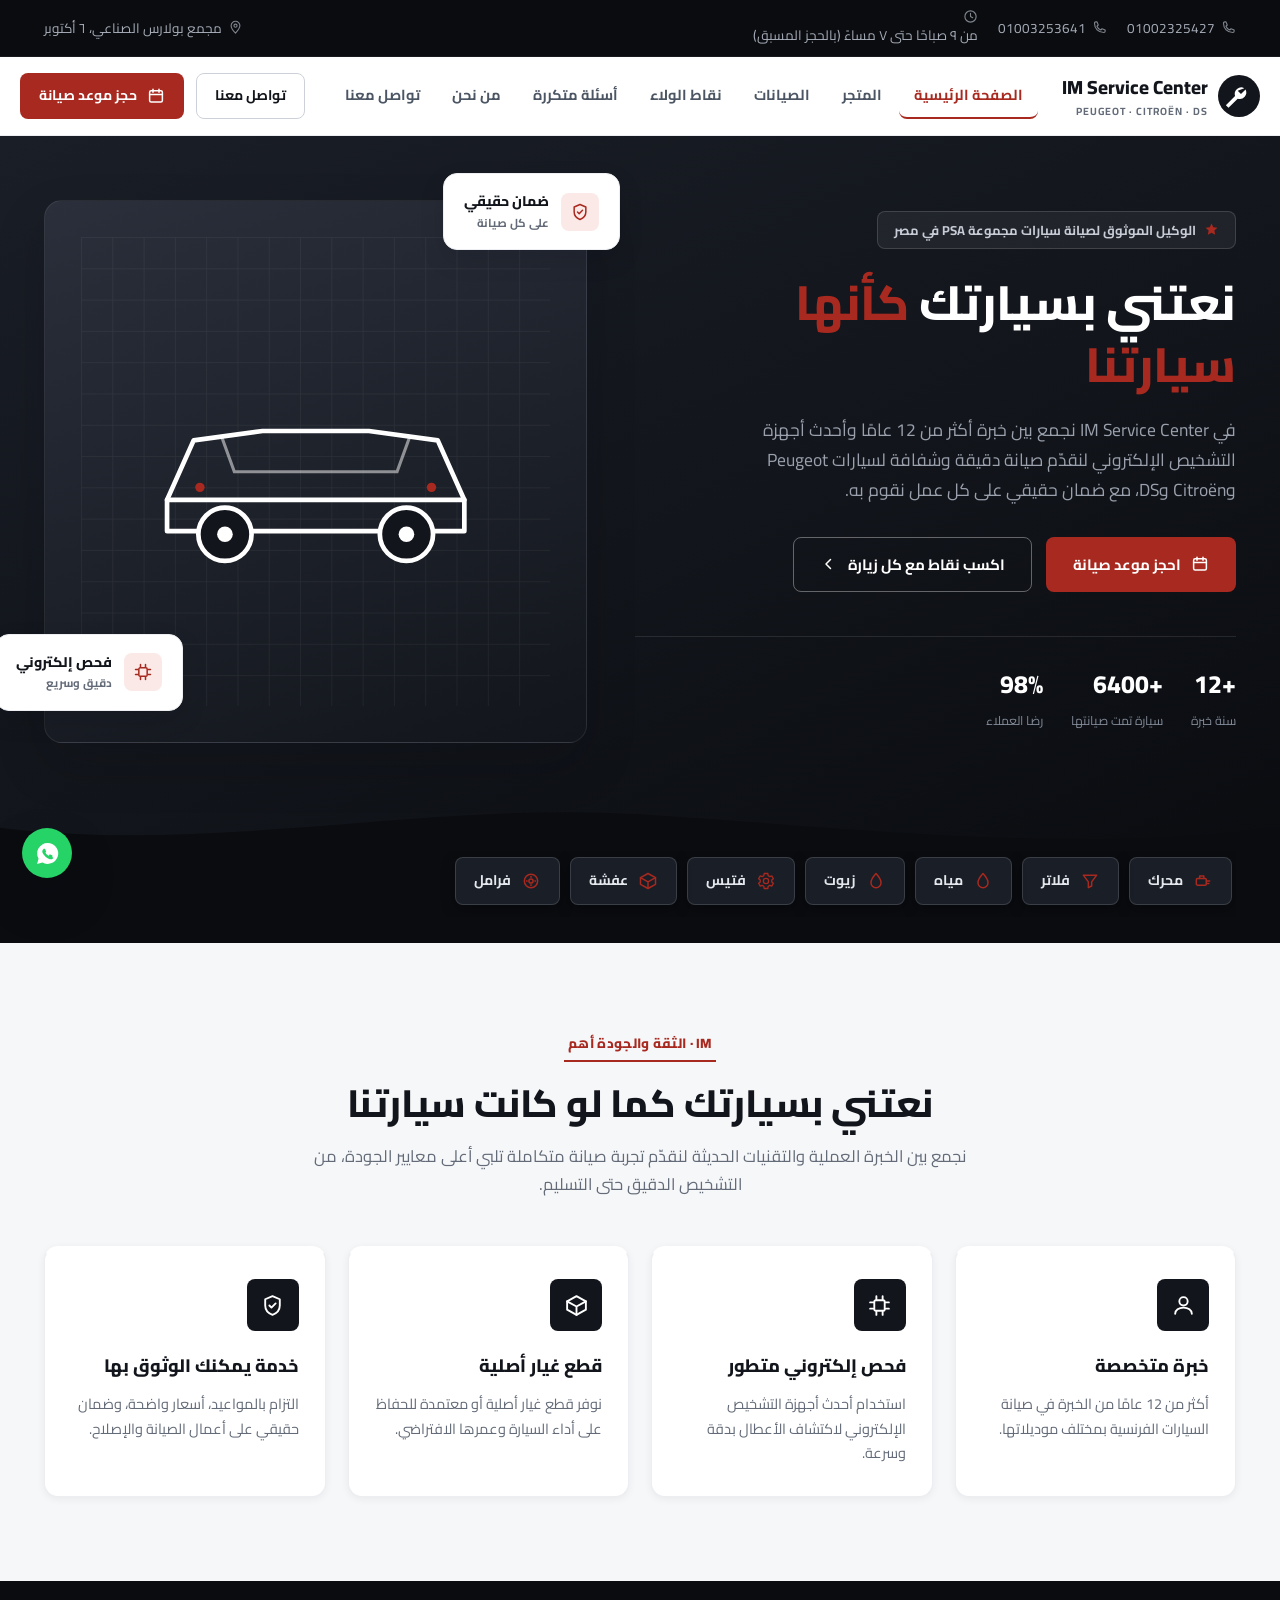
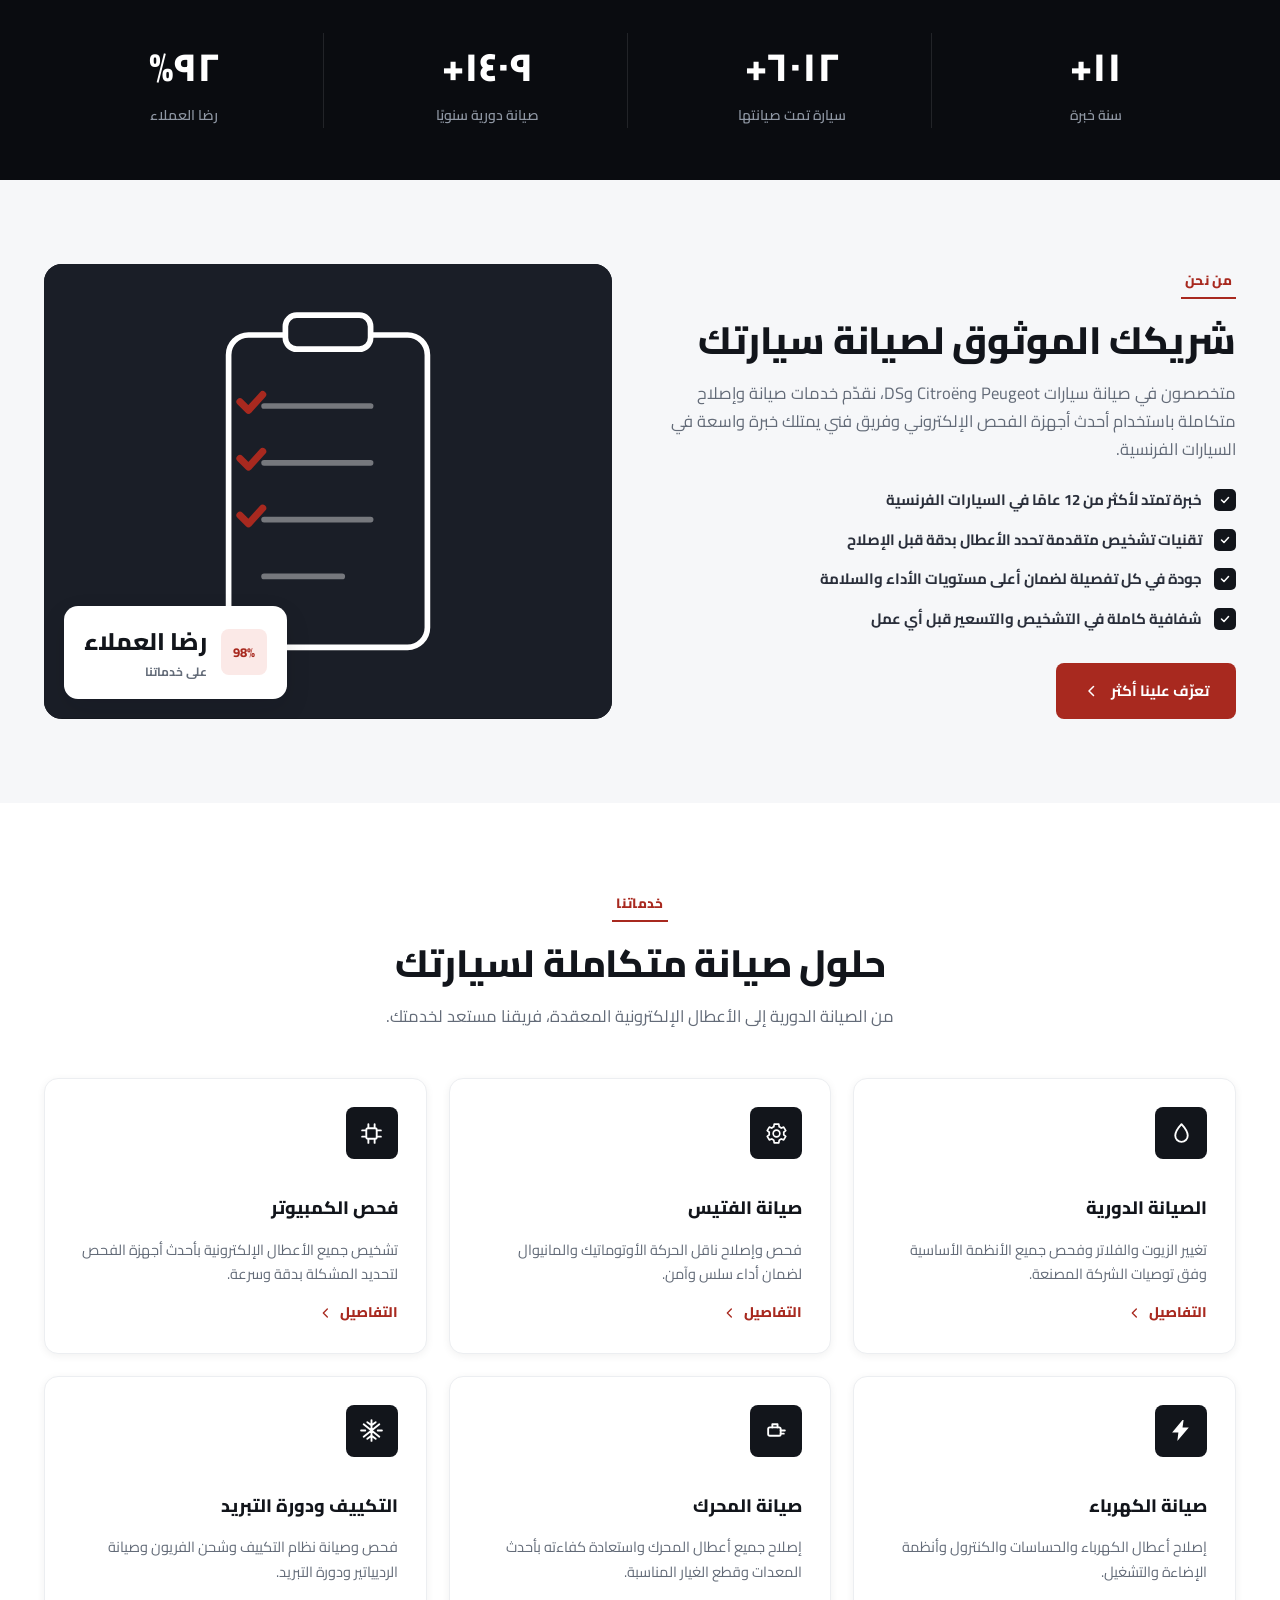
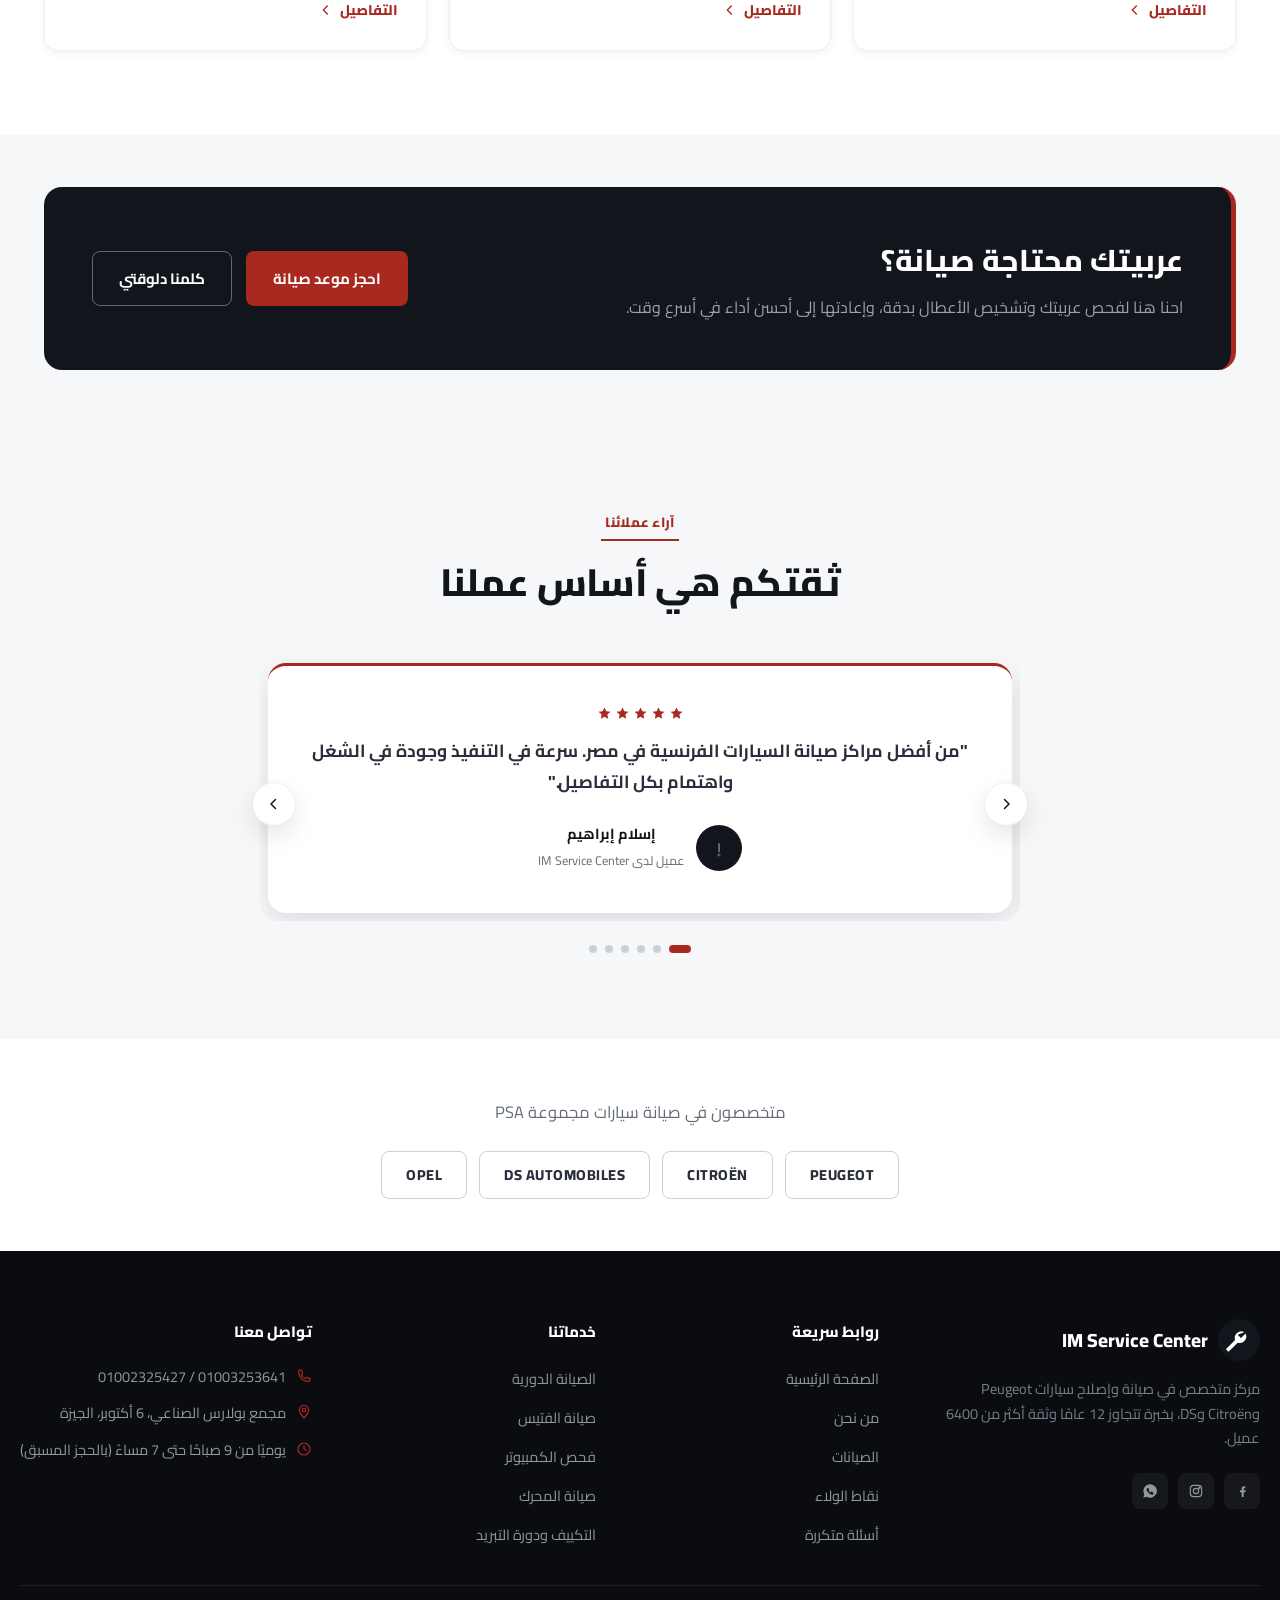
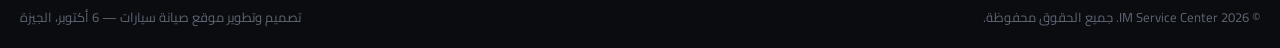
<file: index.html>
<!doctype html>
<html lang="ar" dir="rtl">
<head>
<meta charset="UTF-8">
<meta name="viewport" content="width=device-width, initial-scale=1">
<title>IM Service Center | متخصصون في صيانة سيارات Peugeot، Citroën وDS</title>
<meta name="description" content="IM Service Center - مركز متخصص في صيانة وإصلاح سيارات Peugeot وCitroën وDS بأحدث أجهزة التشخيص الإلكتروني وفريق فني خبير. احجز موعد صيانتك الآن في 6 أكتوبر، الجيزة.">
<link rel="icon" href="data:image/svg+xml,%3Csvg xmlns='http://www.w3.org/2000/svg' viewBox='0 0 64 64'%3E%3Ccircle cx='32' cy='32' r='32' fill='%2312151b'/%3E%3Cpath d='M40 20a10 10 0 0 0-14 12l-14 14 4 4 14-14a10 10 0 0 0 12-14l-7 7-5-5z' fill='%23ffffff'/%3E%3C/svg%3E">
<link rel="preconnect" href="https://fonts.googleapis.com">
<link rel="preconnect" href="https://fonts.gstatic.com" crossorigin>
<link href="https://fonts.googleapis.com/css2?family=Cairo:wght@400;600;700;800;900&display=swap" rel="stylesheet">
<link rel="stylesheet" href="assets/css/style.css">
</head>
<body>

<div class="topbar">
  <div class="container">
    <div class="topbar-right">
      <a href="tel:+201002325427"><svg viewBox="0 0 24 24" fill="none" stroke="currentColor" stroke-width="1.8" stroke-linecap="round" stroke-linejoin="round"><path d="M4 5c0-1 1-2 2-2h2l2 5-2 2c1 3 3 5 6 6l2-2 5 2v2c0 1-1 2-2 2C10 20 4 14 4 5Z"/></svg><span class="ltr">01002325427</span></a>
      <a href="tel:+201003253641"><svg viewBox="0 0 24 24" fill="none" stroke="currentColor" stroke-width="1.8" stroke-linecap="round" stroke-linejoin="round"><path d="M4 5c0-1 1-2 2-2h2l2 5-2 2c1 3 3 5 6 6l2-2 5 2v2c0 1-1 2-2 2C10 20 4 14 4 5Z"/></svg><span class="ltr">01003253641</span></a>
      <span><svg viewBox="0 0 24 24" fill="none" stroke="currentColor" stroke-width="1.8" stroke-linecap="round" stroke-linejoin="round"><circle cx="12" cy="12" r="9"/><path d="M12 7v5l3.5 2"/></svg>من ٩ صباحًا حتى ٧ مساءً (بالحجز المسبق)</span>
    </div>
    <div class="topbar-left">
      <a href="https://maps.app.goo.gl/" target="_blank" rel="noopener"><svg viewBox="0 0 24 24" fill="none" stroke="currentColor" stroke-width="1.8" stroke-linecap="round" stroke-linejoin="round"><path d="M12 21s7-7.2 7-12a7 7 0 1 0-14 0c0 4.8 7 12 7 12Z"/><circle cx="12" cy="9" r="2.5"/></svg>مجمع بولارس الصناعي، ٦ أكتوبر</a>
    </div>
  </div>
</div>

<header class="site-header">
  <div class="container header-inner">
    <a href="index.html" class="brand">
      <svg class="brand-mark" viewBox="0 0 64 64"><circle cx="32" cy="32" r="32" fill="#12151b"/><path d="M40 20a10 10 0 0 0-14 12l-14 14 4 4 14-14a10 10 0 0 0 12-14l-7 7-5-5z" fill="#ffffff"/></svg>
      <span>IM Service Center<small>PEUGEOT · CITROËN · DS</small></span>
    </a>

    <nav class="main-nav" id="mainNav">
      <a href="index.html">الصفحة الرئيسية</a>
      <a href="shop.html">المتجر</a>
      <a href="services.html">الصيانات</a>
      <a href="loyalty.html">نقاط الولاء</a>
      <a href="faq.html">أسئلة متكررة</a>
      <a href="about.html">من نحن</a>
      <a href="contact.html">تواصل معنا</a>
    </nav>

    <div class="header-cta">
      <a href="contact.html" class="btn btn-outline btn-sm">تواصل معنا</a>
      <a href="tel:+201003253641" class="btn btn-primary btn-sm">
        <svg viewBox="0 0 24 24" fill="none" stroke="currentColor" stroke-width="2" stroke-linecap="round" stroke-linejoin="round"><rect x="3.5" y="5" width="17" height="15" rx="2"/><path d="M8 3v4M16 3v4M3.5 10h17"/></svg>
        <span class="long">حجز موعد صيانة</span>
      </a>
      <button class="nav-toggle" aria-label="فتح القائمة">
        <svg viewBox="0 0 24 24" fill="none" stroke="currentColor" stroke-width="1.8" stroke-linecap="round"><path d="M4 7h16M4 12h16M4 17h16"/></svg>
      </button>
    </div>
  </div>
</header>
<div class="nav-scrim"></div>

<!-- ================= HERO ================= -->
<section class="hero">
  <div class="container hero-grid">
    <div>
      <span class="hero-badge">
        <svg viewBox="0 0 24 24" fill="currentColor"><path d="M12 2.5l2.9 6 6.6.7-4.9 4.5 1.3 6.5L12 17l-5.9 3.2 1.3-6.5-4.9-4.5 6.6-.7Z"/></svg>
        الوكيل الموثوق لصيانة سيارات مجموعة PSA في مصر
      </span>
      <h1>نعتني بسيارتك <span>كأنها سيارتنا</span></h1>
      <p class="lead">في IM Service Center نجمع بين خبرة أكثر من 12 عامًا وأحدث أجهزة التشخيص الإلكتروني لنقدّم صيانة دقيقة وشفافة لسيارات Peugeot وCitroën وDS، مع ضمان حقيقي على كل عمل نقوم به.</p>
      <div class="hero-actions">
        <a href="contact.html" class="btn btn-amber">
          <svg viewBox="0 0 24 24" fill="none" stroke="currentColor" stroke-width="2" stroke-linecap="round" stroke-linejoin="round"><rect x="3.5" y="5" width="17" height="15" rx="2"/><path d="M8 3v4M16 3v4M3.5 10h17"/></svg>
          احجز موعد صيانة
        </a>
        <a href="loyalty.html" class="btn btn-ghost">
          اكسب نقاط مع كل زيارة
          <svg viewBox="0 0 24 24" fill="none" stroke="currentColor" stroke-width="2" stroke-linecap="round" stroke-linejoin="round"><path d="M14 6l-6 6 6 6"/></svg>
        </a>
      </div>
      <div class="hero-trust">
        <div class="stat"><b>+12</b><span>سنة خبرة</span></div>
        <div class="stat"><b>+6400</b><span>سيارة تمت صيانتها</span></div>
        <div class="stat"><b>98%</b><span>رضا العملاء</span></div>
      </div>
    </div>

    <div class="hero-art">
      <div class="hero-card">
        <svg viewBox="0 0 300 300">
          <defs>
            <pattern id="grid" width="20" height="20" patternUnits="userSpaceOnUse">
              <path d="M20 0H0V20" fill="none" stroke="rgba(255,255,255,.06)" stroke-width="1"/>
            </pattern>
          </defs>
          <rect x="0" y="0" width="300" height="300" fill="url(#grid)"/>
          <g transform="translate(150,158)">
            <path d="M-95 10 -78 -28 -34 -34 34 -34 78 -28 95 10" fill="none" stroke="#fff" stroke-width="3" stroke-linecap="round" stroke-linejoin="round"/>
            <path d="M-95 10 H95 V30 H-95 Z" fill="none" stroke="#fff" stroke-width="3" stroke-linecap="round" stroke-linejoin="round"/>
            <path d="M-60 -30 -52 -8 H52 L60 -30" fill="none" stroke="rgba(255,255,255,.5)" stroke-width="2"/>
            <circle cx="-58" cy="32" r="17" fill="#12151b" stroke="#fff" stroke-width="3"/>
            <circle cx="58" cy="32" r="17" fill="#12151b" stroke="#fff" stroke-width="3"/>
            <circle cx="-58" cy="32" r="5" fill="#fff"/>
            <circle cx="58" cy="32" r="5" fill="#fff"/>
            <circle cx="-74" cy="2" r="3" fill="#a8291f"/>
            <circle cx="74" cy="2" r="3" fill="#a8291f"/>
          </g>
        </svg>
      </div>
      <div class="hero-stat-card stat-tl">
        <span class="icon"><svg viewBox="0 0 24 24" fill="none" stroke="currentColor" stroke-width="1.8" stroke-linecap="round" stroke-linejoin="round"><path d="M12 3l7 3v6c0 5-3 7.5-7 9-4-1.5-7-4-7-9V6Z"/><path d="m9 12 2 2 4-4"/></svg></span>
        <span>ضمان حقيقي<small>على كل صيانة</small></span>
      </div>
      <div class="hero-stat-card stat-bl">
        <span class="icon"><svg viewBox="0 0 24 24" fill="none" stroke="currentColor" stroke-width="1.8" stroke-linecap="round" stroke-linejoin="round"><rect x="7" y="7" width="10" height="10" rx="1.5"/><path d="M9 3v3M15 3v3M9 18v3M15 18v3M3 9h3M3 15h3M18 9h3M18 15h3"/></svg></span>
        <span>فحص إلكتروني<small>دقيق وسريع</small></span>
      </div>
    </div>
  </div>

  <svg class="wave" viewBox="0 0 1440 60" preserveAspectRatio="none"><path d="M0,32 C240,64 480,0 720,16 C960,32 1200,64 1440,32 L1440,60 L0,60 Z" fill="#0a0c10"></path></svg>
</section>

<!-- ================= CATEGORY STRIP ================= -->
<div class="cat-strip">
  <div class="container">
    <div class="cat-scroll">
      <a class="cat-pill" href="shop.html#محرك"><span class="icon"><svg viewBox="0 0 24 24" fill="none" stroke="currentColor" stroke-width="1.8" stroke-linecap="round" stroke-linejoin="round"><rect x="4" y="9" width="12" height="8" rx="1.5"/><path d="M8 9V6h5v3M16 12h4M16 15h3"/></svg></span>محرك</a>
      <a class="cat-pill" href="shop.html#فلاتر"><span class="icon"><svg viewBox="0 0 24 24" fill="none" stroke="currentColor" stroke-width="1.8" stroke-linecap="round" stroke-linejoin="round"><path d="M4 5h16l-6 8v5l-4 2v-7Z"/></svg></span>فلاتر</a>
      <a class="cat-pill" href="shop.html#مياه"><span class="icon"><svg viewBox="0 0 24 24" fill="none" stroke="currentColor" stroke-width="1.8" stroke-linecap="round" stroke-linejoin="round"><path d="M12 3s6 6.5 6 11a6 6 0 0 1-12 0c0-4.5 6-11 6-11Z"/></svg></span>مياه</a>
      <a class="cat-pill" href="shop.html#زيوت"><span class="icon"><svg viewBox="0 0 24 24" fill="none" stroke="currentColor" stroke-width="1.8" stroke-linecap="round" stroke-linejoin="round"><path d="M12 3s6 6.5 6 11a6 6 0 0 1-12 0c0-4.5 6-11 6-11Z"/></svg></span>زيوت</a>
      <a class="cat-pill" href="shop.html#فتيس"><span class="icon"><svg viewBox="0 0 24 24" fill="none" stroke="currentColor" stroke-width="1.6" stroke-linecap="round" stroke-linejoin="round"><circle cx="12" cy="12" r="3.2"/><path d="M19 12a7 7 0 0 0-.1-1.2l2-1.5-2-3.4-2.3.9a7 7 0 0 0-2-1.2L14.2 3H9.8l-.4 2.6a7 7 0 0 0-2 1.2l-2.3-.9-2 3.4 2 1.5A7 7 0 0 0 5 12c0 .4 0 .8.1 1.2l-2 1.5 2 3.4 2.3-.9c.6.5 1.3.9 2 1.2l.4 2.6h4.4l.4-2.6c.7-.3 1.4-.7 2-1.2l2.3.9 2-3.4-2-1.5c.1-.4.1-.8.1-1.2Z"/></svg></span>فتيس</a>
      <a class="cat-pill" href="shop.html#عفشة"><span class="icon"><svg viewBox="0 0 24 24" fill="none" stroke="currentColor" stroke-width="1.8" stroke-linecap="round" stroke-linejoin="round"><path d="M21 8 12 3 3 8v8l9 5 9-5Z"/><path d="M3 8l9 5 9-5M12 13v8"/></svg></span>عفشة</a>
      <a class="cat-pill" href="shop.html#فرامل"><span class="icon"><svg viewBox="0 0 24 24" fill="none" stroke="currentColor" stroke-width="1.8"><circle cx="12" cy="12" r="8"/><circle cx="12" cy="12" r="2.5"/><path d="M12 6v2M12 16v2M6 12h2M16 12h2"/></svg></span>فرامل</a>
    </div>
  </div>
</div>

<!-- ================= WHY US ================= -->
<section class="section">
  <div class="container">
    <div class="section-head center reveal">
      <span class="eyebrow">IM · الثقة والجودة أهم</span>
      <h2 class="section-title">نعتني بسيارتك كما لو كانت سيارتنا</h2>
      <p class="section-sub">نجمع بين الخبرة العملية والتقنيات الحديثة لنقدّم تجربة صيانة متكاملة تلبي أعلى معايير الجودة، من التشخيص الدقيق حتى التسليم.</p>
    </div>

    <div class="grid-4">
      <div class="feature-card reveal">
        <div class="feature-icon"><svg viewBox="0 0 24 24" fill="none" stroke="currentColor" stroke-width="1.8" stroke-linecap="round" stroke-linejoin="round"><circle cx="12" cy="8" r="4"/><path d="M4 20c0-3.5 3.5-6 8-6s8 2.5 8 6"/></svg></div>
        <h3>خبرة متخصصة</h3>
        <p>أكثر من 12 عامًا من الخبرة في صيانة السيارات الفرنسية بمختلف موديلاتها.</p>
      </div>
      <div class="feature-card reveal">
        <div class="feature-icon"><svg viewBox="0 0 24 24" fill="none" stroke="currentColor" stroke-width="1.8" stroke-linecap="round" stroke-linejoin="round"><rect x="7" y="7" width="10" height="10" rx="1.5"/><path d="M9 3v3M15 3v3M9 18v3M15 18v3M3 9h3M3 15h3M18 9h3M18 15h3"/></svg></div>
        <h3>فحص إلكتروني متطور</h3>
        <p>استخدام أحدث أجهزة التشخيص الإلكتروني لاكتشاف الأعطال بدقة وسرعة.</p>
      </div>
      <div class="feature-card reveal">
        <div class="feature-icon"><svg viewBox="0 0 24 24" fill="none" stroke="currentColor" stroke-width="1.8" stroke-linecap="round" stroke-linejoin="round"><path d="M21 8 12 3 3 8v8l9 5 9-5Z"/><path d="M3 8l9 5 9-5M12 13v8"/></svg></div>
        <h3>قطع غيار أصلية</h3>
        <p>نوفر قطع غيار أصلية أو معتمدة للحفاظ على أداء السيارة وعمرها الافتراضي.</p>
      </div>
      <div class="feature-card reveal">
        <div class="feature-icon"><svg viewBox="0 0 24 24" fill="none" stroke="currentColor" stroke-width="1.8" stroke-linecap="round" stroke-linejoin="round"><path d="M12 3l7 3v6c0 5-3 7.5-7 9-4-1.5-7-4-7-9V6Z"/><path d="m9 12 2 2 4-4"/></svg></div>
        <h3>خدمة يمكنك الوثوق بها</h3>
        <p>التزام بالمواعيد، أسعار واضحة، وضمان حقيقي على أعمال الصيانة والإصلاح.</p>
      </div>
    </div>
  </div>
</section>

<!-- ================= STATS BAND ================= -->
<section class="stats-band">
  <div class="container stats-grid">
    <div class="stat-item reveal"><b data-count="12" data-suffix="+">0</b><span>سنة خبرة</span></div>
    <div class="stat-item reveal"><b data-count="6400" data-suffix="+">0</b><span>سيارة تمت صيانتها</span></div>
    <div class="stat-item reveal"><b data-count="1500" data-suffix="+">0</b><span>صيانة دورية سنويًا</span></div>
    <div class="stat-item reveal"><b data-count="98" data-suffix="%">0</b><span>رضا العملاء</span></div>
  </div>
</section>

<!-- ================= ABOUT SPLIT ================= -->
<section class="section">
  <div class="container split">
    <div class="reveal">
      <span class="eyebrow">من نحن</span>
      <h2 class="section-title">شريكك الموثوق لصيانة سيارتك</h2>
      <p class="section-sub">متخصصون في صيانة سيارات Peugeot وCitroën وDS، نقدّم خدمات صيانة وإصلاح متكاملة باستخدام أحدث أجهزة الفحص الإلكتروني وفريق فني يمتلك خبرة واسعة في السيارات الفرنسية.</p>
      <ul class="check-list">
        <li><span class="tick"><svg viewBox="0 0 24 24" fill="none" stroke="currentColor" stroke-width="3" stroke-linecap="round" stroke-linejoin="round"><path d="M5 12l5 5L19 7"/></svg></span>خبرة تمتد لأكثر من 12 عامًا في السيارات الفرنسية</li>
        <li><span class="tick"><svg viewBox="0 0 24 24" fill="none" stroke="currentColor" stroke-width="3" stroke-linecap="round" stroke-linejoin="round"><path d="M5 12l5 5L19 7"/></svg></span>تقنيات تشخيص متقدمة تحدد الأعطال بدقة قبل الإصلاح</li>
        <li><span class="tick"><svg viewBox="0 0 24 24" fill="none" stroke="currentColor" stroke-width="3" stroke-linecap="round" stroke-linejoin="round"><path d="M5 12l5 5L19 7"/></svg></span>جودة في كل تفصيلة لضمان أعلى مستويات الأداء والسلامة</li>
        <li><span class="tick"><svg viewBox="0 0 24 24" fill="none" stroke="currentColor" stroke-width="3" stroke-linecap="round" stroke-linejoin="round"><path d="M5 12l5 5L19 7"/></svg></span>شفافية كاملة في التشخيص والتسعير قبل أي عمل</li>
      </ul>
      <a href="about.html" class="btn btn-primary mt-32">تعرّف علينا أكثر
        <svg viewBox="0 0 24 24" fill="none" stroke="currentColor" stroke-width="2" stroke-linecap="round" stroke-linejoin="round"><path d="M14 6l-6 6 6 6"/></svg>
      </a>
    </div>
    <div class="reveal">
      <div class="art-panel">
        <svg viewBox="0 0 400 320">
          <rect x="0" y="0" width="400" height="320" fill="#1a1e27"/>
          <g transform="translate(200,160)">
            <rect x="-70" y="-110" width="140" height="220" rx="14" fill="none" stroke="#fff" stroke-width="4"/>
            <rect x="-30" y="-124" width="60" height="24" rx="8" fill="#1a1e27" stroke="#fff" stroke-width="4"/>
            <g stroke="rgba(255,255,255,.4)" stroke-width="4" stroke-linecap="round">
              <line x1="-45" y1="-60" x2="30" y2="-60"/>
              <line x1="-45" y1="-20" x2="30" y2="-20"/>
              <line x1="-45" y1="20" x2="30" y2="20"/>
              <line x1="-45" y1="60" x2="10" y2="60"/>
            </g>
            <g stroke="#a8291f" stroke-width="5" stroke-linecap="round" stroke-linejoin="round" fill="none">
              <path d="M-62 -63 -56 -57 -46 -68"/>
              <path d="M-62 -23 -56 -17 -46 -28"/>
              <path d="M-62 17 -56 23 -46 12"/>
            </g>
          </g>
        </svg>
        <div class="art-badge">
          <span class="ring">98%</span>
          <span><b>رضا العملاء</b><span>على خدماتنا</span></span>
        </div>
      </div>
    </div>
  </div>
</section>

<!-- ================= SERVICES TEASER ================= -->
<section class="section" style="background:var(--white);">
  <div class="container">
    <div class="section-head center reveal">
      <span class="eyebrow">خدماتنا</span>
      <h2 class="section-title">حلول صيانة متكاملة لسيارتك</h2>
      <p class="section-sub">من الصيانة الدورية إلى الأعطال الإلكترونية المعقدة، فريقنا مستعد لخدمتك.</p>
    </div>
    <div class="grid-3">
      <div class="service-card reveal">
        <div class="feature-icon"><svg viewBox="0 0 24 24" fill="none" stroke="currentColor" stroke-width="1.8" stroke-linecap="round" stroke-linejoin="round"><path d="M12 3s6 6.5 6 11a6 6 0 0 1-12 0c0-4.5 6-11 6-11Z"/></svg></div>
        <h3>الصيانة الدورية</h3>
        <p>تغيير الزيوت والفلاتر وفحص جميع الأنظمة الأساسية وفق توصيات الشركة المصنعة.</p>
        <a href="services.html" class="more">التفاصيل<svg viewBox="0 0 24 24" fill="none" stroke="currentColor" stroke-width="2" stroke-linecap="round" stroke-linejoin="round"><path d="M14 6l-6 6 6 6"/></svg></a>
      </div>
      <div class="service-card reveal">
        <div class="feature-icon"><svg viewBox="0 0 24 24" fill="none" stroke="currentColor" stroke-width="1.6" stroke-linecap="round" stroke-linejoin="round"><circle cx="12" cy="12" r="3.2"/><path d="M19 12a7 7 0 0 0-.1-1.2l2-1.5-2-3.4-2.3.9a7 7 0 0 0-2-1.2L14.2 3H9.8l-.4 2.6a7 7 0 0 0-2 1.2l-2.3-.9-2 3.4 2 1.5A7 7 0 0 0 5 12c0 .4 0 .8.1 1.2l-2 1.5 2 3.4 2.3-.9c.6.5 1.3.9 2 1.2l.4 2.6h4.4l.4-2.6c.7-.3 1.4-.7 2-1.2l2.3.9 2-3.4-2-1.5c.1-.4.1-.8.1-1.2Z"/></svg></div>
        <h3>صيانة الفتيس</h3>
        <p>فحص وإصلاح ناقل الحركة الأوتوماتيك والمانيوال لضمان أداء سلس وآمن.</p>
        <a href="services.html" class="more">التفاصيل<svg viewBox="0 0 24 24" fill="none" stroke="currentColor" stroke-width="2" stroke-linecap="round" stroke-linejoin="round"><path d="M14 6l-6 6 6 6"/></svg></a>
      </div>
      <div class="service-card reveal">
        <div class="feature-icon"><svg viewBox="0 0 24 24" fill="none" stroke="currentColor" stroke-width="1.8" stroke-linecap="round" stroke-linejoin="round"><rect x="7" y="7" width="10" height="10" rx="1.5"/><path d="M9 3v3M15 3v3M9 18v3M15 18v3M3 9h3M3 15h3M18 9h3M18 15h3"/></svg></div>
        <h3>فحص الكمبيوتر</h3>
        <p>تشخيص جميع الأعطال الإلكترونية بأحدث أجهزة الفحص لتحديد المشكلة بدقة وسرعة.</p>
        <a href="services.html" class="more">التفاصيل<svg viewBox="0 0 24 24" fill="none" stroke="currentColor" stroke-width="2" stroke-linecap="round" stroke-linejoin="round"><path d="M14 6l-6 6 6 6"/></svg></a>
      </div>
      <div class="service-card reveal">
        <div class="feature-icon"><svg viewBox="0 0 24 24" fill="currentColor"><path d="M13 2 3 14h6l-1 8 11-13h-6l1-7Z"/></svg></div>
        <h3>صيانة الكهرباء</h3>
        <p>إصلاح أعطال الكهرباء والحساسات والكنترول وأنظمة الإضاءة والتشغيل.</p>
        <a href="services.html" class="more">التفاصيل<svg viewBox="0 0 24 24" fill="none" stroke="currentColor" stroke-width="2" stroke-linecap="round" stroke-linejoin="round"><path d="M14 6l-6 6 6 6"/></svg></a>
      </div>
      <div class="service-card reveal">
        <div class="feature-icon"><svg viewBox="0 0 24 24" fill="none" stroke="currentColor" stroke-width="1.8" stroke-linecap="round" stroke-linejoin="round"><rect x="4" y="9" width="12" height="8" rx="1.5"/><path d="M8 9V6h5v3M16 12h4M16 15h3"/></svg></div>
        <h3>صيانة المحرك</h3>
        <p>إصلاح جميع أعطال المحرك واستعادة كفاءته بأحدث المعدات وقطع الغيار المناسبة.</p>
        <a href="services.html" class="more">التفاصيل<svg viewBox="0 0 24 24" fill="none" stroke="currentColor" stroke-width="2" stroke-linecap="round" stroke-linejoin="round"><path d="M14 6l-6 6 6 6"/></svg></a>
      </div>
      <div class="service-card reveal">
        <div class="feature-icon"><svg viewBox="0 0 24 24" fill="none" stroke="currentColor" stroke-width="1.8" stroke-linecap="round"><path d="M12 2v20M4.5 6l15 12M19.5 6l-15 12M8 4l4 3 4-3M8 20l4-3 4 3M2 12h4M18 12h4"/></svg></div>
        <h3>التكييف ودورة التبريد</h3>
        <p>فحص وصيانة نظام التكييف وشحن الفريون وصيانة الرديياتير ودورة التبريد.</p>
        <a href="services.html" class="more">التفاصيل<svg viewBox="0 0 24 24" fill="none" stroke="currentColor" stroke-width="2" stroke-linecap="round" stroke-linejoin="round"><path d="M14 6l-6 6 6 6"/></svg></a>
      </div>
    </div>
  </div>
</section>

<!-- ================= CTA BANNER ================= -->
<section class="section--sm">
  <div class="container">
    <div class="cta-banner reveal">
      <div>
        <h2>عربيتك محتاجة صيانة؟</h2>
        <p>احنا هنا لفحص عربيتك وتشخيص الأعطال بدقة، وإعادتها إلى أحسن أداء في أسرع وقت.</p>
      </div>
      <div class="actions">
        <a href="contact.html" class="btn btn-amber">احجز موعد صيانة</a>
        <a href="tel:+201003253641" class="btn btn-ghost">كلمنا دلوقتي</a>
      </div>
    </div>
  </div>
</section>

<!-- ================= TESTIMONIALS ================= -->
<section class="section">
  <div class="container">
    <div class="section-head center reveal">
      <span class="eyebrow">آراء عملائنا</span>
      <h2 class="section-title">ثقتكم هي أساس عملنا</h2>
    </div>

    <div class="testi-wrap reveal">
      <div class="testi-track">
        <div class="testi-slides">

          <div class="testi-slide">
            <div class="testi-card">
              <div class="stars" style="justify-content:center;">
                <svg viewBox="0 0 24 24" fill="currentColor"><path d="M12 2.5l2.9 6 6.6.7-4.9 4.5 1.3 6.5L12 17l-5.9 3.2 1.3-6.5-4.9-4.5 6.6-.7Z"/></svg>
                <svg viewBox="0 0 24 24" fill="currentColor"><path d="M12 2.5l2.9 6 6.6.7-4.9 4.5 1.3 6.5L12 17l-5.9 3.2 1.3-6.5-4.9-4.5 6.6-.7Z"/></svg>
                <svg viewBox="0 0 24 24" fill="currentColor"><path d="M12 2.5l2.9 6 6.6.7-4.9 4.5 1.3 6.5L12 17l-5.9 3.2 1.3-6.5-4.9-4.5 6.6-.7Z"/></svg>
                <svg viewBox="0 0 24 24" fill="currentColor"><path d="M12 2.5l2.9 6 6.6.7-4.9 4.5 1.3 6.5L12 17l-5.9 3.2 1.3-6.5-4.9-4.5 6.6-.7Z"/></svg>
                <svg viewBox="0 0 24 24" fill="currentColor"><path d="M12 2.5l2.9 6 6.6.7-4.9 4.5 1.3 6.5L12 17l-5.9 3.2 1.3-6.5-4.9-4.5 6.6-.7Z"/></svg>
              </div>
              <p>"من أفضل مراكز صيانة السيارات الفرنسية في مصر. سرعة في التنفيذ وجودة في الشغل واهتمام بكل التفاصيل."</p>
              <div class="testi-person">
                <span class="avatar">إ</span>
                <div><b>إسلام إبراهيم</b><span>عميل لدى IM Service Center</span></div>
              </div>
            </div>
          </div>

          <div class="testi-slide">
            <div class="testi-card">
              <div class="stars" style="justify-content:center;">
                <svg viewBox="0 0 24 24" fill="currentColor"><path d="M12 2.5l2.9 6 6.6.7-4.9 4.5 1.3 6.5L12 17l-5.9 3.2 1.3-6.5-4.9-4.5 6.6-.7Z"/></svg>
                <svg viewBox="0 0 24 24" fill="currentColor"><path d="M12 2.5l2.9 6 6.6.7-4.9 4.5 1.3 6.5L12 17l-5.9 3.2 1.3-6.5-4.9-4.5 6.6-.7Z"/></svg>
                <svg viewBox="0 0 24 24" fill="currentColor"><path d="M12 2.5l2.9 6 6.6.7-4.9 4.5 1.3 6.5L12 17l-5.9 3.2 1.3-6.5-4.9-4.5 6.6-.7Z"/></svg>
                <svg viewBox="0 0 24 24" fill="currentColor"><path d="M12 2.5l2.9 6 6.6.7-4.9 4.5 1.3 6.5L12 17l-5.9 3.2 1.3-6.5-4.9-4.5 6.6-.7Z"/></svg>
                <svg viewBox="0 0 24 24" fill="currentColor"><path d="M12 2.5l2.9 6 6.6.7-4.9 4.5 1.3 6.5L12 17l-5.9 3.2 1.3-6.5-4.9-4.5 6.6-.7Z"/></svg>
              </div>
              <p>"أول مرة ألاقي مركز يشخص العطل من أول مرة بدون تغيير قطع غيار ملهاش لازمة. خدمة ممتازة وتعامل محترم."</p>
              <div class="testi-person">
                <span class="avatar">أ</span>
                <div><b>أحمد محمد</b><span>عميل لدى IM Service Center</span></div>
              </div>
            </div>
          </div>

          <div class="testi-slide">
            <div class="testi-card">
              <div class="stars" style="justify-content:center;">
                <svg viewBox="0 0 24 24" fill="currentColor"><path d="M12 2.5l2.9 6 6.6.7-4.9 4.5 1.3 6.5L12 17l-5.9 3.2 1.3-6.5-4.9-4.5 6.6-.7Z"/></svg>
                <svg viewBox="0 0 24 24" fill="currentColor"><path d="M12 2.5l2.9 6 6.6.7-4.9 4.5 1.3 6.5L12 17l-5.9 3.2 1.3-6.5-4.9-4.5 6.6-.7Z"/></svg>
                <svg viewBox="0 0 24 24" fill="currentColor"><path d="M12 2.5l2.9 6 6.6.7-4.9 4.5 1.3 6.5L12 17l-5.9 3.2 1.3-6.5-4.9-4.5 6.6-.7Z"/></svg>
                <svg viewBox="0 0 24 24" fill="currentColor"><path d="M12 2.5l2.9 6 6.6.7-4.9 4.5 1.3 6.5L12 17l-5.9 3.2 1.3-6.5-4.9-4.5 6.6-.7Z"/></svg>
                <svg viewBox="0 0 24 24" fill="currentColor"><path d="M12 2.5l2.9 6 6.6.7-4.9 4.5 1.3 6.5L12 17l-5.9 3.2 1.3-6.5-4.9-4.5 6.6-.7Z"/></svg>
              </div>
              <p>"أفضل مكان لصيانة سيارات بيجو. المواعيد دقيقة والشغل احترافي، والسيارة رجعت أفضل من الأول."</p>
              <div class="testi-person">
                <span class="avatar">م</span>
                <div><b>محمد خالد</b><span>مالك سيارة Peugeot</span></div>
              </div>
            </div>
          </div>

          <div class="testi-slide">
            <div class="testi-card">
              <div class="stars" style="justify-content:center;">
                <svg viewBox="0 0 24 24" fill="currentColor"><path d="M12 2.5l2.9 6 6.6.7-4.9 4.5 1.3 6.5L12 17l-5.9 3.2 1.3-6.5-4.9-4.5 6.6-.7Z"/></svg>
                <svg viewBox="0 0 24 24" fill="currentColor"><path d="M12 2.5l2.9 6 6.6.7-4.9 4.5 1.3 6.5L12 17l-5.9 3.2 1.3-6.5-4.9-4.5 6.6-.7Z"/></svg>
                <svg viewBox="0 0 24 24" fill="currentColor"><path d="M12 2.5l2.9 6 6.6.7-4.9 4.5 1.3 6.5L12 17l-5.9 3.2 1.3-6.5-4.9-4.5 6.6-.7Z"/></svg>
                <svg viewBox="0 0 24 24" fill="currentColor"><path d="M12 2.5l2.9 6 6.6.7-4.9 4.5 1.3 6.5L12 17l-5.9 3.2 1.3-6.5-4.9-4.5 6.6-.7Z"/></svg>
                <svg viewBox="0 0 24 24" fill="currentColor"><path d="M12 2.5l2.9 6 6.6.7-4.9 4.5 1.3 6.5L12 17l-5.9 3.2 1.3-6.5-4.9-4.5 6.6-.7Z"/></svg>
              </div>
              <p>"الفنيين فاهمين جدًا في سيارات Citroën، وشرحولي المشكلة بالتفصيل قبل ما يبدأوا الشغل."</p>
              <div class="testi-person">
                <span class="avatar">م</span>
                <div><b>محمود سامي</b><span>مالك سيارة Citroën</span></div>
              </div>
            </div>
          </div>

          <div class="testi-slide">
            <div class="testi-card">
              <div class="stars" style="justify-content:center;">
                <svg viewBox="0 0 24 24" fill="currentColor"><path d="M12 2.5l2.9 6 6.6.7-4.9 4.5 1.3 6.5L12 17l-5.9 3.2 1.3-6.5-4.9-4.5 6.6-.7Z"/></svg>
                <svg viewBox="0 0 24 24" fill="currentColor"><path d="M12 2.5l2.9 6 6.6.7-4.9 4.5 1.3 6.5L12 17l-5.9 3.2 1.3-6.5-4.9-4.5 6.6-.7Z"/></svg>
                <svg viewBox="0 0 24 24" fill="currentColor"><path d="M12 2.5l2.9 6 6.6.7-4.9 4.5 1.3 6.5L12 17l-5.9 3.2 1.3-6.5-4.9-4.5 6.6-.7Z"/></svg>
                <svg viewBox="0 0 24 24" fill="currentColor"><path d="M12 2.5l2.9 6 6.6.7-4.9 4.5 1.3 6.5L12 17l-5.9 3.2 1.3-6.5-4.9-4.5 6.6-.7Z"/></svg>
                <svg viewBox="0 0 24 24" fill="currentColor"><path d="M12 2.5l2.9 6 6.6.7-4.9 4.5 1.3 6.5L12 17l-5.9 3.2 1.3-6.5-4.9-4.5 6.6-.7Z"/></svg>
              </div>
              <p>"أسعار مناسبة مقارنة بجودة الخدمة، واستخدموا قطع غيار أصلية. أكيد هرجع لهم تاني."</p>
              <div class="testi-person">
                <span class="avatar">ك</span>
                <div><b>كريم حسن</b><span>مالك سيارة DS</span></div>
              </div>
            </div>
          </div>

          <div class="testi-slide">
            <div class="testi-card">
              <div class="stars" style="justify-content:center;">
                <svg viewBox="0 0 24 24" fill="currentColor"><path d="M12 2.5l2.9 6 6.6.7-4.9 4.5 1.3 6.5L12 17l-5.9 3.2 1.3-6.5-4.9-4.5 6.6-.7Z"/></svg>
                <svg viewBox="0 0 24 24" fill="currentColor"><path d="M12 2.5l2.9 6 6.6.7-4.9 4.5 1.3 6.5L12 17l-5.9 3.2 1.3-6.5-4.9-4.5 6.6-.7Z"/></svg>
                <svg viewBox="0 0 24 24" fill="currentColor"><path d="M12 2.5l2.9 6 6.6.7-4.9 4.5 1.3 6.5L12 17l-5.9 3.2 1.3-6.5-4.9-4.5 6.6-.7Z"/></svg>
                <svg viewBox="0 0 24 24" fill="currentColor"><path d="M12 2.5l2.9 6 6.6.7-4.9 4.5 1.3 6.5L12 17l-5.9 3.2 1.3-6.5-4.9-4.5 6.6-.7Z"/></svg>
                <svg viewBox="0 0 24 24" fill="currentColor"><path d="M12 2.5l2.9 6 6.6.7-4.9 4.5 1.3 6.5L12 17l-5.9 3.2 1.3-6.5-4.9-4.5 6.6-.7Z"/></svg>
              </div>
              <p>"تعامل راقي واستقبال محترم، والفحص الإلكتروني وفّر عليا وقت وفلوس كتير."</p>
              <div class="testi-person">
                <span class="avatar">ع</span>
                <div><b>عبدالرحمن علي</b><span>عميل لدى IM Service Center</span></div>
              </div>
            </div>
          </div>

        </div>
      </div>
      <button class="testi-arrow prev" aria-label="السابق"><svg viewBox="0 0 24 24" fill="none" stroke="currentColor" stroke-width="2" stroke-linecap="round" stroke-linejoin="round"><path d="M10 6l6 6-6 6"/></svg></button>
      <button class="testi-arrow next" aria-label="التالي"><svg viewBox="0 0 24 24" fill="none" stroke="currentColor" stroke-width="2" stroke-linecap="round" stroke-linejoin="round"><path d="M14 6l-6 6 6 6"/></svg></button>
      <div class="testi-nav"></div>
    </div>
  </div>
</section>

<!-- ================= BRAND STRIP ================= -->
<section class="section--sm" style="background:#fff;border-top:1px solid var(--ink-100);">
  <div class="container text-center">
    <p class="section-sub mt-8" style="margin-bottom:24px;">متخصصون في صيانة سيارات مجموعة PSA</p>
    <div class="brand-strip">
      <span class="brand-chip">PEUGEOT</span>
      <span class="brand-chip">CITROËN</span>
      <span class="brand-chip">DS AUTOMOBILES</span>
      <span class="brand-chip">OPEL</span>
    </div>
  </div>
</section>

<!-- ================= FOOTER ================= -->
<footer class="site-footer">
  <div class="container footer-top">
    <div class="footer-grid">
      <div class="footer-brand">
        <a href="index.html" class="brand">
          <svg class="brand-mark" viewBox="0 0 64 64"><circle cx="32" cy="32" r="32" fill="#12151b"/><path d="M40 20a10 10 0 0 0-14 12l-14 14 4 4 14-14a10 10 0 0 0 12-14l-7 7-5-5z" fill="#ffffff"/></svg>
          <span>IM Service Center</span>
        </a>
        <p>مركز متخصص في صيانة وإصلاح سيارات Peugeot وCitroën وDS، بخبرة تتجاوز 12 عامًا وثقة أكثر من 6400 عميل.</p>
        <div class="footer-social">
          <a href="#" aria-label="فيسبوك"><svg viewBox="0 0 24 24" fill="currentColor"><path d="M15 8h2V5h-2c-2 0-3.5 1.5-3.5 3.5V11H9v3h2.5v7h3v-7H17l.5-3h-3V9c0-.5.5-1 1-1Z"/></svg></a>
          <a href="#" aria-label="إنستجرام"><svg viewBox="0 0 24 24" fill="none" stroke="currentColor" stroke-width="1.7"><rect x="3.5" y="3.5" width="17" height="17" rx="5"/><circle cx="12" cy="12" r="4"/><circle cx="17" cy="7" r="1"/></svg></a>
          <a href="https://wa.me/201003253641" target="_blank" rel="noopener" aria-label="واتساب"><svg viewBox="0 0 24 24" fill="currentColor"><path d="M12 2a10 10 0 0 0-8.6 15L2 22l5.2-1.4A10 10 0 1 0 12 2Zm5.6 14.3c-.2.6-1.3 1.2-1.8 1.2-.5.1-1 .1-1.6-.1-.4-.1-.9-.3-1.5-.6-2.7-1.2-4.4-3.9-4.6-4.1-.1-.2-1.1-1.4-1.1-2.7s.7-1.9 1-2.2c.2-.3.5-.3.7-.3h.5c.2 0 .4 0 .6.5.2.5.7 1.8.8 1.9.1.2.1.3 0 .5-.1.2-.2.3-.3.5-.2.2-.3.3-.1.6.7 1.2 1.5 1.9 2.6 2.5.2.1.4.1.5-.1.2-.2.6-.7.8-.9.2-.2.3-.2.5-.1l1.7.8c.2.1.3.2.4.3.1.2.1.9-.1 1.4Z"/></svg></a>
        </div>
      </div>
      <div class="footer-col">
        <h4>روابط سريعة</h4>
        <ul>
          <li><a href="index.html">الصفحة الرئيسية</a></li>
          <li><a href="about.html">من نحن</a></li>
          <li><a href="services.html">الصيانات</a></li>
          <li><a href="loyalty.html">نقاط الولاء</a></li>
          <li><a href="faq.html">أسئلة متكررة</a></li>
        </ul>
      </div>
      <div class="footer-col">
        <h4>خدماتنا</h4>
        <ul>
          <li><a href="services.html">الصيانة الدورية</a></li>
          <li><a href="services.html">صيانة الفتيس</a></li>
          <li><a href="services.html">فحص الكمبيوتر</a></li>
          <li><a href="services.html">صيانة المحرك</a></li>
          <li><a href="services.html">التكييف ودورة التبريد</a></li>
        </ul>
      </div>
      <div class="footer-col">
        <h4>تواصل معنا</h4>
        <ul class="footer-contact">
          <li><svg viewBox="0 0 24 24" fill="none" stroke="currentColor" stroke-width="1.8" stroke-linecap="round" stroke-linejoin="round"><path d="M4 5c0-1 1-2 2-2h2l2 5-2 2c1 3 3 5 6 6l2-2 5 2v2c0 1-1 2-2 2C10 20 4 14 4 5Z"/></svg><span class="ltr">01002325427 / 01003253641</span></li>
          <li><svg viewBox="0 0 24 24" fill="none" stroke="currentColor" stroke-width="1.8" stroke-linecap="round" stroke-linejoin="round"><path d="M12 21s7-7.2 7-12a7 7 0 1 0-14 0c0 4.8 7 12 7 12Z"/><circle cx="12" cy="9" r="2.5"/></svg><span>مجمع بولارس الصناعي، 6 أكتوبر، الجيزة</span></li>
          <li><svg viewBox="0 0 24 24" fill="none" stroke="currentColor" stroke-width="1.8" stroke-linecap="round" stroke-linejoin="round"><circle cx="12" cy="12" r="9"/><path d="M12 7v5l3.5 2"/></svg><span>يوميًا من 9 صباحًا حتى 7 مساءً (بالحجز المسبق)</span></li>
        </ul>
      </div>
    </div>
  </div>
  <div class="container footer-bottom">
    <span>© <span id="year"></span> IM Service Center. جميع الحقوق محفوظة.</span>
    <span>تصميم وتطوير موقع صيانة سيارات — 6 أكتوبر، الجيزة</span>
  </div>
</footer>

<a class="float-btn wa-float" href="https://wa.me/201003253641" target="_blank" rel="noopener" aria-label="تواصل عبر واتساب">
  <svg viewBox="0 0 24 24" fill="currentColor"><path d="M12 2a10 10 0 0 0-8.6 15L2 22l5.2-1.4A10 10 0 1 0 12 2Zm5.6 14.3c-.2.6-1.3 1.2-1.8 1.2-.5.1-1 .1-1.6-.1-.4-.1-.9-.3-1.5-.6-2.7-1.2-4.4-3.9-4.6-4.1-.1-.2-1.1-1.4-1.1-2.7s.7-1.9 1-2.2c.2-.3.5-.3.7-.3h.5c.2 0 .4 0 .6.5.2.5.7 1.8.8 1.9.1.2.1.3 0 .5-.1.2-.2.3-.3.5-.2.2-.3.3-.1.6.7 1.2 1.5 1.9 2.6 2.5.2.1.4.1.5-.1.2-.2.6-.7.8-.9.2-.2.3-.2.5-.1l1.7.8c.2.1.3.2.4.3.1.2.1.9-.1 1.4Z"/></svg>
</a>
<button class="float-btn top-float" aria-label="العودة للأعلى">
  <svg viewBox="0 0 24 24" fill="none" stroke="currentColor" stroke-width="2" stroke-linecap="round" stroke-linejoin="round"><path d="M6 15l6-6 6 6"/></svg>
</button>

<script>document.getElementById("year").textContent = new Date().getFullYear();</script>
<script src="assets/js/main.js"></script>
</body>
</html>
</file>
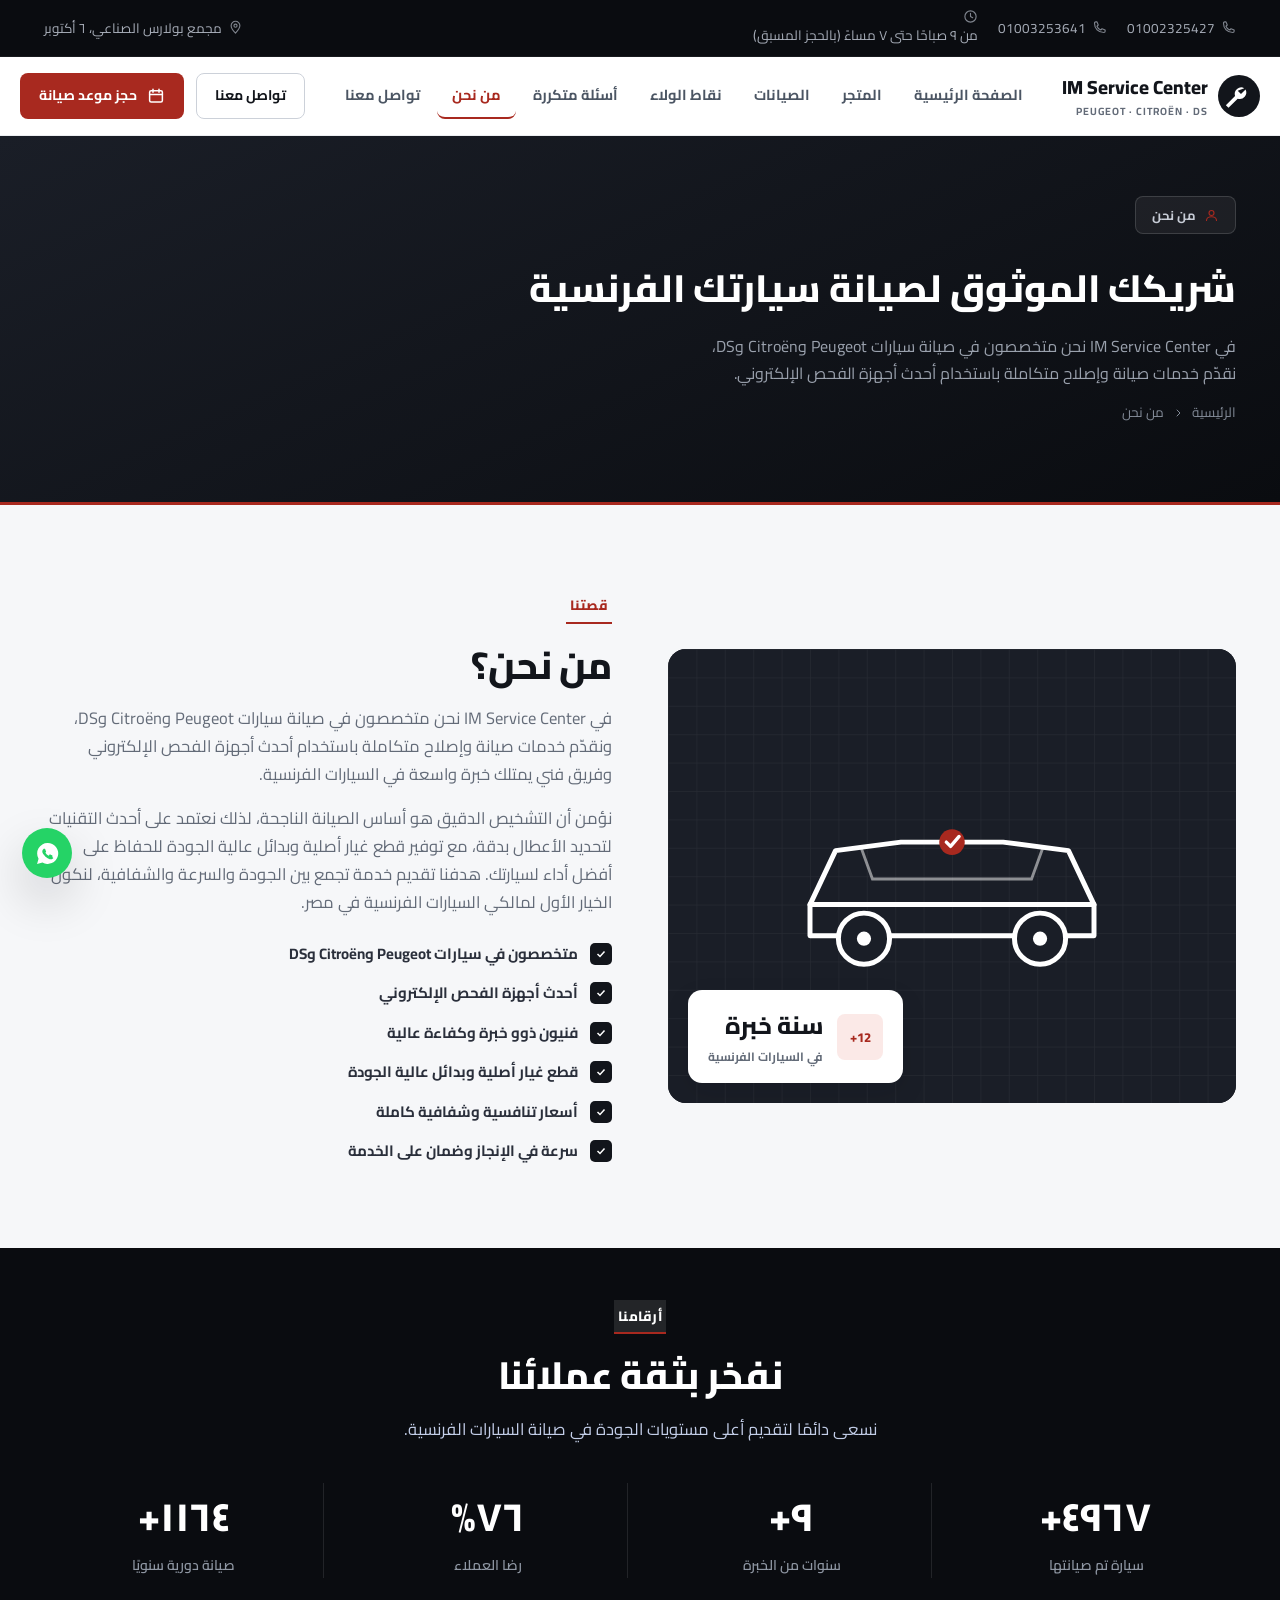
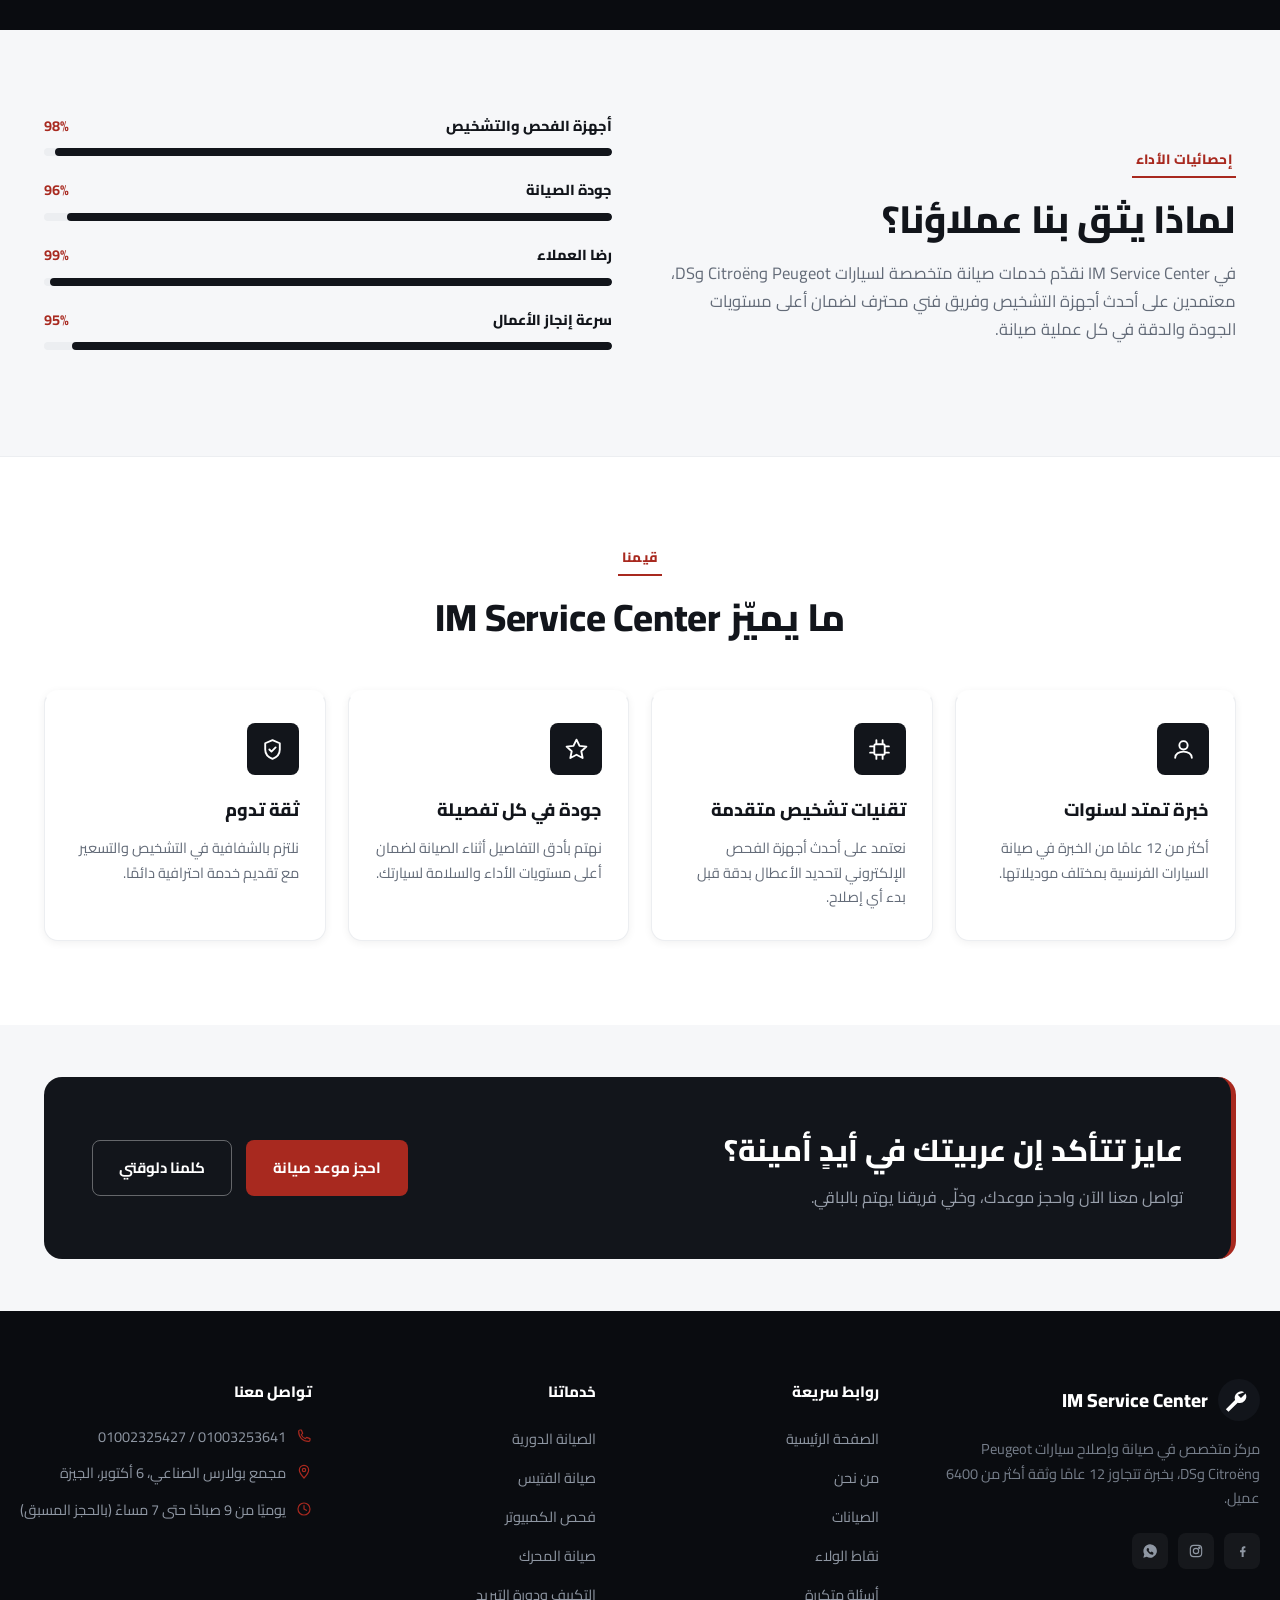
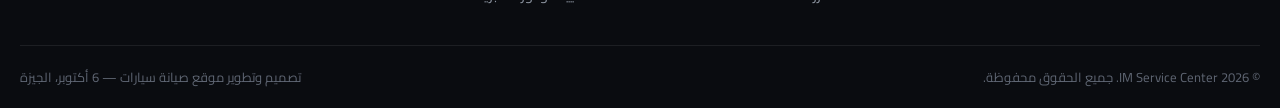
<file: about.html>
<!doctype html>
<html lang="ar" dir="rtl">
<head>
<meta charset="UTF-8">
<meta name="viewport" content="width=device-width, initial-scale=1">
<title>من نحن | IM Service Center</title>
<meta name="description" content="تعرّف على IM Service Center، المركز المتخصص في صيانة سيارات Peugeot وCitroën وDS بخبرة تتجاوز 12 عامًا وثقة آلاف العملاء في مصر.">
<link rel="icon" href="data:image/svg+xml,%3Csvg xmlns='http://www.w3.org/2000/svg' viewBox='0 0 64 64'%3E%3Ccircle cx='32' cy='32' r='32' fill='%2312151b'/%3E%3Cpath d='M40 20a10 10 0 0 0-14 12l-14 14 4 4 14-14a10 10 0 0 0 12-14l-7 7-5-5z' fill='%23ffffff'/%3E%3C/svg%3E">
<link rel="preconnect" href="https://fonts.googleapis.com">
<link rel="preconnect" href="https://fonts.gstatic.com" crossorigin>
<link href="https://fonts.googleapis.com/css2?family=Cairo:wght@400;600;700;800;900&display=swap" rel="stylesheet">
<link rel="stylesheet" href="assets/css/style.css">
</head>
<body>

<div class="topbar">
  <div class="container">
    <div class="topbar-right">
      <a href="tel:+201002325427"><svg viewBox="0 0 24 24" fill="none" stroke="currentColor" stroke-width="1.8" stroke-linecap="round" stroke-linejoin="round"><path d="M4 5c0-1 1-2 2-2h2l2 5-2 2c1 3 3 5 6 6l2-2 5 2v2c0 1-1 2-2 2C10 20 4 14 4 5Z"/></svg><span class="ltr">01002325427</span></a>
      <a href="tel:+201003253641"><svg viewBox="0 0 24 24" fill="none" stroke="currentColor" stroke-width="1.8" stroke-linecap="round" stroke-linejoin="round"><path d="M4 5c0-1 1-2 2-2h2l2 5-2 2c1 3 3 5 6 6l2-2 5 2v2c0 1-1 2-2 2C10 20 4 14 4 5Z"/></svg><span class="ltr">01003253641</span></a>
      <span><svg viewBox="0 0 24 24" fill="none" stroke="currentColor" stroke-width="1.8" stroke-linecap="round" stroke-linejoin="round"><circle cx="12" cy="12" r="9"/><path d="M12 7v5l3.5 2"/></svg>من ٩ صباحًا حتى ٧ مساءً (بالحجز المسبق)</span>
    </div>
    <div class="topbar-left">
      <a href="https://maps.app.goo.gl/" target="_blank" rel="noopener"><svg viewBox="0 0 24 24" fill="none" stroke="currentColor" stroke-width="1.8" stroke-linecap="round" stroke-linejoin="round"><path d="M12 21s7-7.2 7-12a7 7 0 1 0-14 0c0 4.8 7 12 7 12Z"/><circle cx="12" cy="9" r="2.5"/></svg>مجمع بولارس الصناعي، ٦ أكتوبر</a>
    </div>
  </div>
</div>

<header class="site-header">
  <div class="container header-inner">
    <a href="index.html" class="brand">
      <svg class="brand-mark" viewBox="0 0 64 64"><circle cx="32" cy="32" r="32" fill="#12151b"/><path d="M40 20a10 10 0 0 0-14 12l-14 14 4 4 14-14a10 10 0 0 0 12-14l-7 7-5-5z" fill="#ffffff"/></svg>
      <span>IM Service Center<small>PEUGEOT · CITROËN · DS</small></span>
    </a>

    <nav class="main-nav" id="mainNav">
      <a href="index.html">الصفحة الرئيسية</a>
      <a href="shop.html">المتجر</a>
      <a href="services.html">الصيانات</a>
      <a href="loyalty.html">نقاط الولاء</a>
      <a href="faq.html">أسئلة متكررة</a>
      <a href="about.html" class="active">من نحن</a>
      <a href="contact.html">تواصل معنا</a>
    </nav>

    <div class="header-cta">
      <a href="contact.html" class="btn btn-outline btn-sm">تواصل معنا</a>
      <a href="tel:+201003253641" class="btn btn-primary btn-sm">
        <svg viewBox="0 0 24 24" fill="none" stroke="currentColor" stroke-width="2" stroke-linecap="round" stroke-linejoin="round"><rect x="3.5" y="5" width="17" height="15" rx="2"/><path d="M8 3v4M16 3v4M3.5 10h17"/></svg>
        <span class="long">حجز موعد صيانة</span>
      </a>
      <button class="nav-toggle" aria-label="فتح القائمة">
        <svg viewBox="0 0 24 24" fill="none" stroke="currentColor" stroke-width="1.8" stroke-linecap="round"><path d="M4 7h16M4 12h16M4 17h16"/></svg>
      </button>
    </div>
  </div>
</header>
<div class="nav-scrim"></div>

<!-- ================= PAGE HERO ================= -->
<section class="page-hero">
  <div class="container">
    <span class="hero-badge">
      <svg viewBox="0 0 24 24" fill="none" stroke="currentColor" stroke-width="1.8" stroke-linecap="round" stroke-linejoin="round"><circle cx="12" cy="8" r="4"/><path d="M4 20c0-3.5 3.5-6 8-6s8 2.5 8 6"/></svg>
      من نحن
    </span>
    <h1>شريكك الموثوق لصيانة سيارتك الفرنسية</h1>
    <p>في IM Service Center نحن متخصصون في صيانة سيارات Peugeot وCitroën وDS، نقدّم خدمات صيانة وإصلاح متكاملة باستخدام أحدث أجهزة الفحص الإلكتروني.</p>
    <div class="breadcrumb">
      <a href="index.html">الرئيسية</a>
      <svg viewBox="0 0 24 24" fill="none" stroke="currentColor" stroke-width="2" stroke-linecap="round" stroke-linejoin="round"><path d="M10 6l6 6-6 6"/></svg>
      <span>من نحن</span>
    </div>
  </div>
</section>

<!-- ================= STORY ================= -->
<section class="section">
  <div class="container split">
    <div class="reveal">
      <div class="art-panel">
        <svg viewBox="0 0 400 320">
          <rect x="0" y="0" width="400" height="320" fill="#1a1e27"/>
          <defs>
            <pattern id="grid2" width="20" height="20" patternUnits="userSpaceOnUse">
              <path d="M20 0H0V20" fill="none" stroke="rgba(255,255,255,.05)" stroke-width="1"/>
            </pattern>
          </defs>
          <rect x="0" y="0" width="400" height="320" fill="url(#grid2)"/>
          <g transform="translate(200,168)">
            <path d="M-100 12 -82 -26 -36 -32 36 -32 82 -26 100 12" fill="none" stroke="#fff" stroke-width="3.5" stroke-linecap="round" stroke-linejoin="round"/>
            <path d="M-100 12 H100 V34 H-100 Z" fill="none" stroke="#fff" stroke-width="3.5" stroke-linecap="round" stroke-linejoin="round"/>
            <path d="M-64 -28 -56 -6 H56 L64 -28" fill="none" stroke="rgba(255,255,255,.5)" stroke-width="2"/>
            <circle cx="-62" cy="36" r="18" fill="#1a1e27" stroke="#fff" stroke-width="3.5"/>
            <circle cx="62" cy="36" r="18" fill="#1a1e27" stroke="#fff" stroke-width="3.5"/>
            <circle cx="-62" cy="36" r="5" fill="#fff"/>
            <circle cx="62" cy="36" r="5" fill="#fff"/>
            <circle cx="0" cy="-32" r="9" fill="#a8291f"/>
            <path d="M-4 -32 -1 -29 5 -36" stroke="#fff" stroke-width="2.4" fill="none" stroke-linecap="round" stroke-linejoin="round"/>
          </g>
        </svg>
        <div class="art-badge">
          <span class="ring">12+</span>
          <span><b>سنة خبرة</b><span>في السيارات الفرنسية</span></span>
        </div>
      </div>
    </div>
    <div class="reveal">
      <span class="eyebrow">قصتنا</span>
      <h2 class="section-title">من نحن؟</h2>
      <p class="section-sub">في IM Service Center نحن متخصصون في صيانة سيارات Peugeot وCitroën وDS، ونقدّم خدمات صيانة وإصلاح متكاملة باستخدام أحدث أجهزة الفحص الإلكتروني وفريق فني يمتلك خبرة واسعة في السيارات الفرنسية.</p>
      <p class="section-sub mt-16">نؤمن أن التشخيص الدقيق هو أساس الصيانة الناجحة، لذلك نعتمد على أحدث التقنيات لتحديد الأعطال بدقة، مع توفير قطع غيار أصلية وبدائل عالية الجودة للحفاظ على أفضل أداء لسيارتك. هدفنا تقديم خدمة تجمع بين الجودة والسرعة والشفافية، لنكون الخيار الأول لمالكي السيارات الفرنسية في مصر.</p>
      <ul class="check-list">
        <li><span class="tick"><svg viewBox="0 0 24 24" fill="none" stroke="currentColor" stroke-width="3"><path d="M5 12l5 5L19 7"/></svg></span>متخصصون في سيارات Peugeot وCitroën وDS</li>
        <li><span class="tick"><svg viewBox="0 0 24 24" fill="none" stroke="currentColor" stroke-width="3"><path d="M5 12l5 5L19 7"/></svg></span>أحدث أجهزة الفحص الإلكتروني</li>
        <li><span class="tick"><svg viewBox="0 0 24 24" fill="none" stroke="currentColor" stroke-width="3"><path d="M5 12l5 5L19 7"/></svg></span>فنيون ذوو خبرة وكفاءة عالية</li>
        <li><span class="tick"><svg viewBox="0 0 24 24" fill="none" stroke="currentColor" stroke-width="3"><path d="M5 12l5 5L19 7"/></svg></span>قطع غيار أصلية وبدائل عالية الجودة</li>
        <li><span class="tick"><svg viewBox="0 0 24 24" fill="none" stroke="currentColor" stroke-width="3"><path d="M5 12l5 5L19 7"/></svg></span>أسعار تنافسية وشفافية كاملة</li>
        <li><span class="tick"><svg viewBox="0 0 24 24" fill="none" stroke="currentColor" stroke-width="3"><path d="M5 12l5 5L19 7"/></svg></span>سرعة في الإنجاز وضمان على الخدمة</li>
      </ul>
    </div>
  </div>
</section>

<!-- ================= STATS ================= -->
<section class="stats-band">
  <div class="container">
    <div class="section-head center reveal" style="margin-bottom:40px;">
      <span class="eyebrow" style="background:rgba(255,255,255,.1);color:#fff;">أرقامنا</span>
      <h2 class="section-title" style="color:#fff;">نفخر بثقة عملائنا</h2>
      <p class="section-sub" style="color:#c3cee8;">نسعى دائمًا لتقديم أعلى مستويات الجودة في صيانة السيارات الفرنسية.</p>
    </div>
    <div class="stats-grid">
      <div class="stat-item reveal"><b data-count="6400" data-suffix="+">0</b><span>سيارة تم صيانتها</span></div>
      <div class="stat-item reveal"><b data-count="12" data-suffix="+">0</b><span>سنوات من الخبرة</span></div>
      <div class="stat-item reveal"><b data-count="98" data-suffix="%">0</b><span>رضا العملاء</span></div>
      <div class="stat-item reveal"><b data-count="1500" data-suffix="+">0</b><span>صيانة دورية سنويًا</span></div>
    </div>
  </div>
</section>

<!-- ================= WHY TRUST US (skill bars) ================= -->
<section class="section">
  <div class="container split">
    <div class="reveal">
      <span class="eyebrow">إحصائيات الأداء</span>
      <h2 class="section-title">لماذا يثق بنا عملاؤنا؟</h2>
      <p class="section-sub">في IM Service Center نقدّم خدمات صيانة متخصصة لسيارات Peugeot وCitroën وDS، معتمدين على أحدث أجهزة التشخيص وفريق فني محترف لضمان أعلى مستويات الجودة والدقة في كل عملية صيانة.</p>
    </div>
    <div class="reveal">
      <div class="skill">
        <div class="skill-top"><span>أجهزة الفحص والتشخيص</span><b>98%</b></div>
        <div class="skill-track"><div class="skill-bar" data-pct="98"></div></div>
      </div>
      <div class="skill">
        <div class="skill-top"><span>جودة الصيانة</span><b>96%</b></div>
        <div class="skill-track"><div class="skill-bar" data-pct="96"></div></div>
      </div>
      <div class="skill">
        <div class="skill-top"><span>رضا العملاء</span><b>99%</b></div>
        <div class="skill-track"><div class="skill-bar" data-pct="99"></div></div>
      </div>
      <div class="skill">
        <div class="skill-top"><span>سرعة إنجاز الأعمال</span><b>95%</b></div>
        <div class="skill-track"><div class="skill-bar" data-pct="95"></div></div>
      </div>
    </div>
  </div>
</section>

<!-- ================= VALUES ================= -->
<section class="section" style="background:#fff;border-top:1px solid var(--ink-100);">
  <div class="container">
    <div class="section-head center reveal">
      <span class="eyebrow">قيمنا</span>
      <h2 class="section-title">ما يميّز IM Service Center</h2>
    </div>
    <div class="grid-4">
      <div class="feature-card reveal">
        <div class="feature-icon"><svg viewBox="0 0 24 24" fill="none" stroke="currentColor" stroke-width="1.8" stroke-linecap="round" stroke-linejoin="round"><circle cx="12" cy="8" r="4"/><path d="M4 20c0-3.5 3.5-6 8-6s8 2.5 8 6"/></svg></div>
        <h3>خبرة تمتد لسنوات</h3>
        <p>أكثر من 12 عامًا من الخبرة في صيانة السيارات الفرنسية بمختلف موديلاتها.</p>
      </div>
      <div class="feature-card reveal">
        <div class="feature-icon"><svg viewBox="0 0 24 24" fill="none" stroke="currentColor" stroke-width="1.8" stroke-linecap="round" stroke-linejoin="round"><rect x="7" y="7" width="10" height="10" rx="1.5"/><path d="M9 3v3M15 3v3M9 18v3M15 18v3M3 9h3M3 15h3M18 9h3M18 15h3"/></svg></div>
        <h3>تقنيات تشخيص متقدمة</h3>
        <p>نعتمد على أحدث أجهزة الفحص الإلكتروني لتحديد الأعطال بدقة قبل بدء أي إصلاح.</p>
      </div>
      <div class="feature-card reveal">
        <div class="feature-icon"><svg viewBox="0 0 24 24" fill="none" stroke="currentColor" stroke-width="1.8" stroke-linecap="round" stroke-linejoin="round"><path d="M12 2.5l2.9 6 6.6.7-4.9 4.5 1.3 6.5L12 17l-5.9 3.2 1.3-6.5-4.9-4.5 6.6-.7Z"/></svg></div>
        <h3>جودة في كل تفصيلة</h3>
        <p>نهتم بأدق التفاصيل أثناء الصيانة لضمان أعلى مستويات الأداء والسلامة لسيارتك.</p>
      </div>
      <div class="feature-card reveal">
        <div class="feature-icon"><svg viewBox="0 0 24 24" fill="none" stroke="currentColor" stroke-width="1.8" stroke-linecap="round" stroke-linejoin="round"><path d="M12 3l7 3v6c0 5-3 7.5-7 9-4-1.5-7-4-7-9V6Z"/><path d="m9 12 2 2 4-4"/></svg></div>
        <h3>ثقة تدوم</h3>
        <p>نلتزم بالشفافية في التشخيص والتسعير مع تقديم خدمة احترافية دائمًا.</p>
      </div>
    </div>
  </div>
</section>

<!-- ================= CTA ================= -->
<section class="section--sm">
  <div class="container">
    <div class="cta-banner reveal">
      <div>
        <h2>عايز تتأكد إن عربيتك في أيدٍ أمينة؟</h2>
        <p>تواصل معنا الآن واحجز موعدك، وخلّي فريقنا يهتم بالباقي.</p>
      </div>
      <div class="actions">
        <a href="contact.html" class="btn btn-amber">احجز موعد صيانة</a>
        <a href="tel:+201003253641" class="btn btn-ghost">كلمنا دلوقتي</a>
      </div>
    </div>
  </div>
</section>

<!-- ================= FOOTER ================= -->
<footer class="site-footer">
  <div class="container footer-top">
    <div class="footer-grid">
      <div class="footer-brand">
        <a href="index.html" class="brand">
          <svg class="brand-mark" viewBox="0 0 64 64"><circle cx="32" cy="32" r="32" fill="#12151b"/><path d="M40 20a10 10 0 0 0-14 12l-14 14 4 4 14-14a10 10 0 0 0 12-14l-7 7-5-5z" fill="#ffffff"/></svg>
          <span>IM Service Center</span>
        </a>
        <p>مركز متخصص في صيانة وإصلاح سيارات Peugeot وCitroën وDS، بخبرة تتجاوز 12 عامًا وثقة أكثر من 6400 عميل.</p>
        <div class="footer-social">
          <a href="#" aria-label="فيسبوك"><svg viewBox="0 0 24 24" fill="currentColor"><path d="M15 8h2V5h-2c-2 0-3.5 1.5-3.5 3.5V11H9v3h2.5v7h3v-7H17l.5-3h-3V9c0-.5.5-1 1-1Z"/></svg></a>
          <a href="#" aria-label="إنستجرام"><svg viewBox="0 0 24 24" fill="none" stroke="currentColor" stroke-width="1.7"><rect x="3.5" y="3.5" width="17" height="17" rx="5"/><circle cx="12" cy="12" r="4"/><circle cx="17" cy="7" r="1"/></svg></a>
          <a href="https://wa.me/201003253641" target="_blank" rel="noopener" aria-label="واتساب"><svg viewBox="0 0 24 24" fill="currentColor"><path d="M12 2a10 10 0 0 0-8.6 15L2 22l5.2-1.4A10 10 0 1 0 12 2Zm5.6 14.3c-.2.6-1.3 1.2-1.8 1.2-.5.1-1 .1-1.6-.1-.4-.1-.9-.3-1.5-.6-2.7-1.2-4.4-3.9-4.6-4.1-.1-.2-1.1-1.4-1.1-2.7s.7-1.9 1-2.2c.2-.3.5-.3.7-.3h.5c.2 0 .4 0 .6.5.2.5.7 1.8.8 1.9.1.2.1.3 0 .5-.1.2-.2.3-.3.5-.2.2-.3.3-.1.6.7 1.2 1.5 1.9 2.6 2.5.2.1.4.1.5-.1.2-.2.6-.7.8-.9.2-.2.3-.2.5-.1l1.7.8c.2.1.3.2.4.3.1.2.1.9-.1 1.4Z"/></svg></a>
        </div>
      </div>
      <div class="footer-col">
        <h4>روابط سريعة</h4>
        <ul>
          <li><a href="index.html">الصفحة الرئيسية</a></li>
          <li><a href="about.html">من نحن</a></li>
          <li><a href="services.html">الصيانات</a></li>
          <li><a href="loyalty.html">نقاط الولاء</a></li>
          <li><a href="faq.html">أسئلة متكررة</a></li>
        </ul>
      </div>
      <div class="footer-col">
        <h4>خدماتنا</h4>
        <ul>
          <li><a href="services.html">الصيانة الدورية</a></li>
          <li><a href="services.html">صيانة الفتيس</a></li>
          <li><a href="services.html">فحص الكمبيوتر</a></li>
          <li><a href="services.html">صيانة المحرك</a></li>
          <li><a href="services.html">التكييف ودورة التبريد</a></li>
        </ul>
      </div>
      <div class="footer-col">
        <h4>تواصل معنا</h4>
        <ul class="footer-contact">
          <li><svg viewBox="0 0 24 24" fill="none" stroke="currentColor" stroke-width="1.8" stroke-linecap="round" stroke-linejoin="round"><path d="M4 5c0-1 1-2 2-2h2l2 5-2 2c1 3 3 5 6 6l2-2 5 2v2c0 1-1 2-2 2C10 20 4 14 4 5Z"/></svg><span class="ltr">01002325427 / 01003253641</span></li>
          <li><svg viewBox="0 0 24 24" fill="none" stroke="currentColor" stroke-width="1.8" stroke-linecap="round" stroke-linejoin="round"><path d="M12 21s7-7.2 7-12a7 7 0 1 0-14 0c0 4.8 7 12 7 12Z"/><circle cx="12" cy="9" r="2.5"/></svg><span>مجمع بولارس الصناعي، 6 أكتوبر، الجيزة</span></li>
          <li><svg viewBox="0 0 24 24" fill="none" stroke="currentColor" stroke-width="1.8" stroke-linecap="round" stroke-linejoin="round"><circle cx="12" cy="12" r="9"/><path d="M12 7v5l3.5 2"/></svg><span>يوميًا من 9 صباحًا حتى 7 مساءً (بالحجز المسبق)</span></li>
        </ul>
      </div>
    </div>
  </div>
  <div class="container footer-bottom">
    <span>© <span id="year"></span> IM Service Center. جميع الحقوق محفوظة.</span>
    <span>تصميم وتطوير موقع صيانة سيارات — 6 أكتوبر، الجيزة</span>
  </div>
</footer>

<a class="float-btn wa-float" href="https://wa.me/201003253641" target="_blank" rel="noopener" aria-label="تواصل عبر واتساب">
  <svg viewBox="0 0 24 24" fill="currentColor"><path d="M12 2a10 10 0 0 0-8.6 15L2 22l5.2-1.4A10 10 0 1 0 12 2Zm5.6 14.3c-.2.6-1.3 1.2-1.8 1.2-.5.1-1 .1-1.6-.1-.4-.1-.9-.3-1.5-.6-2.7-1.2-4.4-3.9-4.6-4.1-.1-.2-1.1-1.4-1.1-2.7s.7-1.9 1-2.2c.2-.3.5-.3.7-.3h.5c.2 0 .4 0 .6.5.2.5.7 1.8.8 1.9.1.2.1.3 0 .5-.1.2-.2.3-.3.5-.2.2-.3.3-.1.6.7 1.2 1.5 1.9 2.6 2.5.2.1.4.1.5-.1.2-.2.6-.7.8-.9.2-.2.3-.2.5-.1l1.7.8c.2.1.3.2.4.3.1.2.1.9-.1 1.4Z"/></svg>
</a>
<button class="float-btn top-float" aria-label="العودة للأعلى">
  <svg viewBox="0 0 24 24" fill="none" stroke="currentColor" stroke-width="2" stroke-linecap="round" stroke-linejoin="round"><path d="M6 15l6-6 6 6"/></svg>
</button>

<script>document.getElementById("year").textContent = new Date().getFullYear();</script>
<script src="assets/js/main.js"></script>
</body>
</html>
</file>
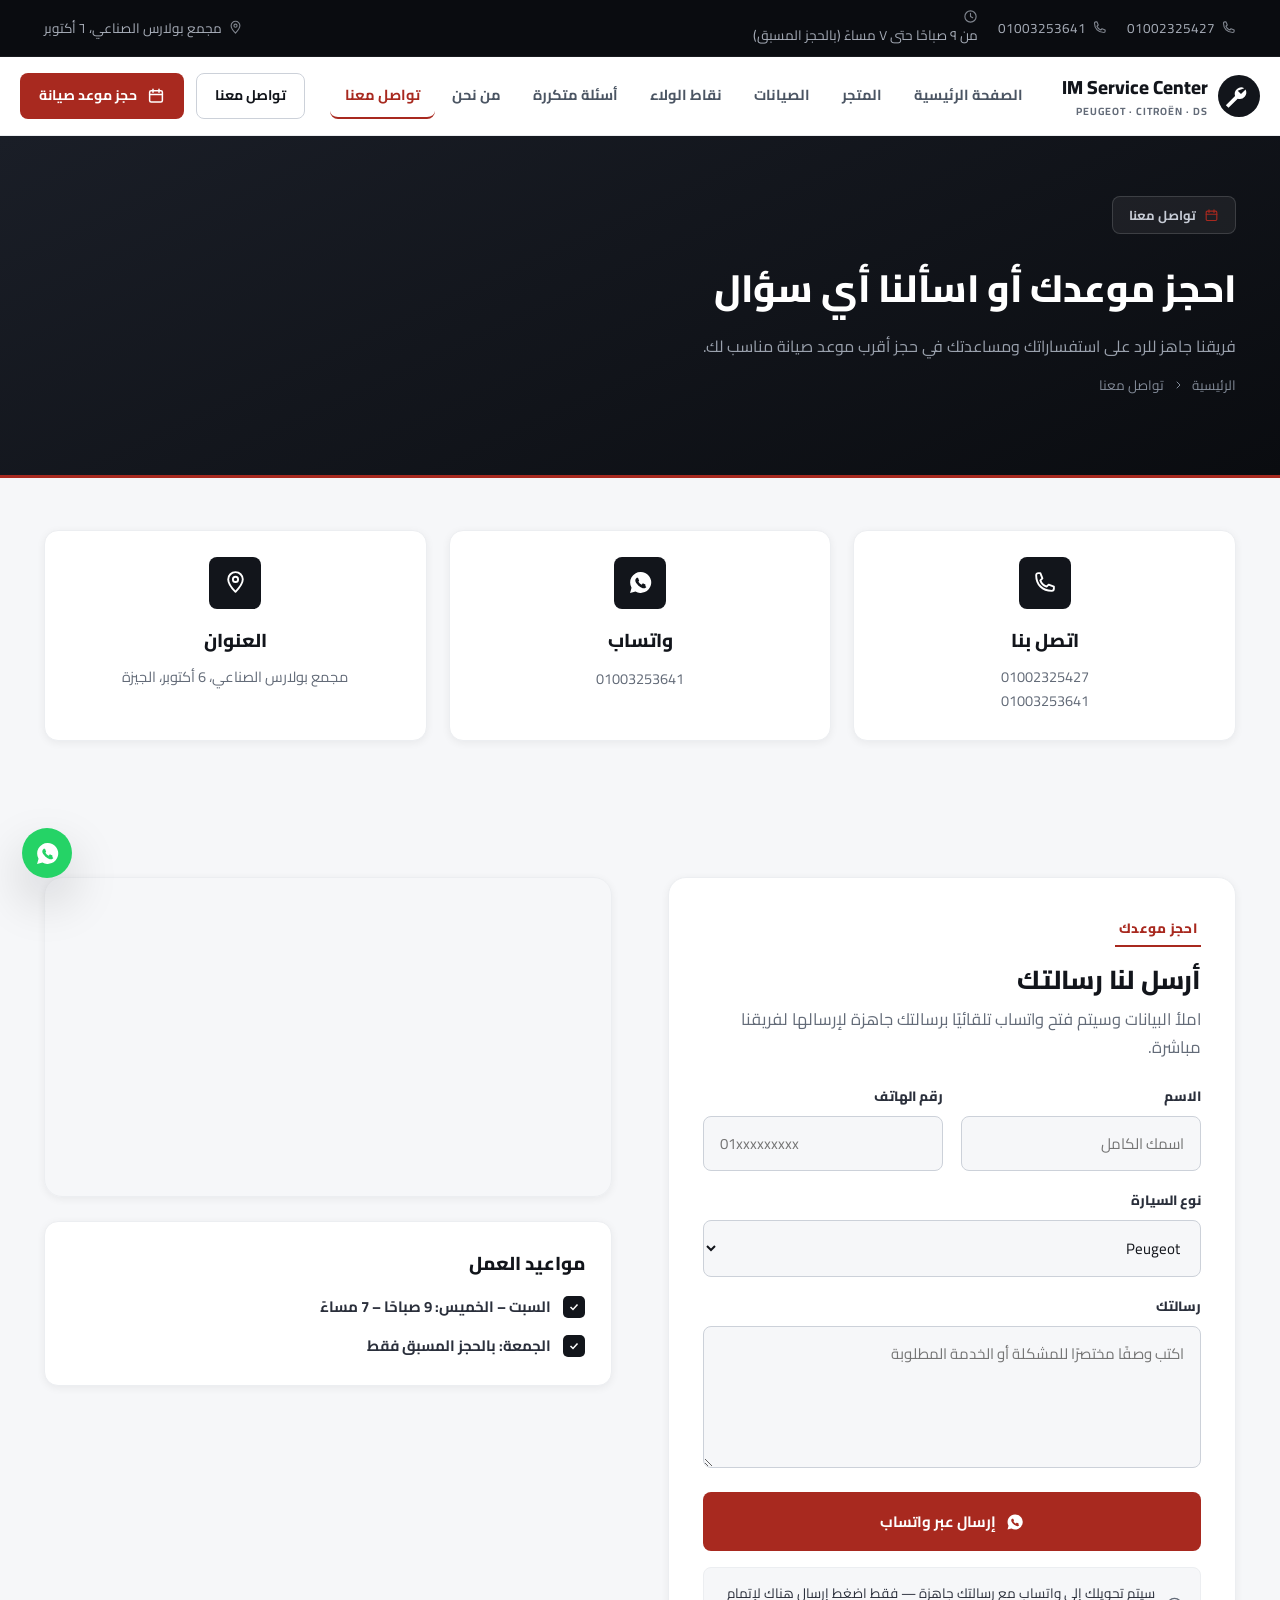
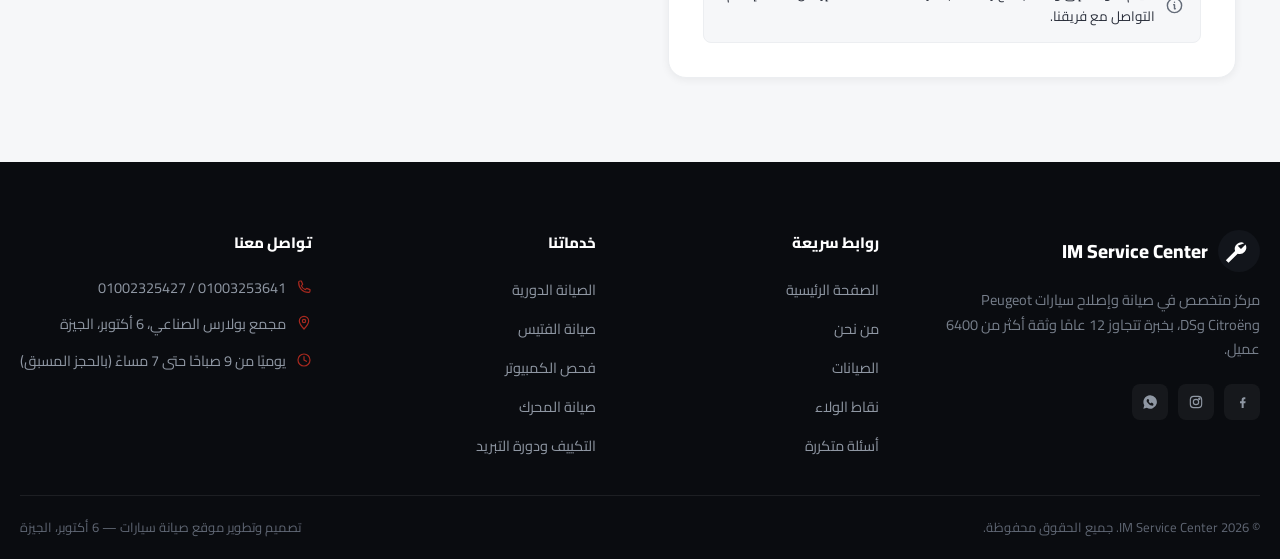
<file: contact.html>
<!doctype html>
<html lang="ar" dir="rtl">
<head>
<meta charset="UTF-8">
<meta name="viewport" content="width=device-width, initial-scale=1">
<title>تواصل معنا | IM Service Center</title>
<meta name="description" content="تواصل مع IM Service Center لحجز موعد صيانة سيارتك Peugeot أو Citroën أو DS. اتصل، راسلنا على واتساب، أو زُرنا في مجمع بولارس الصناعي، 6 أكتوبر.">
<link rel="icon" href="data:image/svg+xml,%3Csvg xmlns='http://www.w3.org/2000/svg' viewBox='0 0 64 64'%3E%3Ccircle cx='32' cy='32' r='32' fill='%2312151b'/%3E%3Cpath d='M40 20a10 10 0 0 0-14 12l-14 14 4 4 14-14a10 10 0 0 0 12-14l-7 7-5-5z' fill='%23ffffff'/%3E%3C/svg%3E">
<link rel="preconnect" href="https://fonts.googleapis.com">
<link rel="preconnect" href="https://fonts.gstatic.com" crossorigin>
<link href="https://fonts.googleapis.com/css2?family=Cairo:wght@400;600;700;800;900&display=swap" rel="stylesheet">
<link rel="stylesheet" href="assets/css/style.css">
</head>
<body>

<div class="topbar">
  <div class="container">
    <div class="topbar-right">
      <a href="tel:+201002325427"><svg viewBox="0 0 24 24" fill="none" stroke="currentColor" stroke-width="1.8" stroke-linecap="round" stroke-linejoin="round"><path d="M4 5c0-1 1-2 2-2h2l2 5-2 2c1 3 3 5 6 6l2-2 5 2v2c0 1-1 2-2 2C10 20 4 14 4 5Z"/></svg><span class="ltr">01002325427</span></a>
      <a href="tel:+201003253641"><svg viewBox="0 0 24 24" fill="none" stroke="currentColor" stroke-width="1.8" stroke-linecap="round" stroke-linejoin="round"><path d="M4 5c0-1 1-2 2-2h2l2 5-2 2c1 3 3 5 6 6l2-2 5 2v2c0 1-1 2-2 2C10 20 4 14 4 5Z"/></svg><span class="ltr">01003253641</span></a>
      <span><svg viewBox="0 0 24 24" fill="none" stroke="currentColor" stroke-width="1.8" stroke-linecap="round" stroke-linejoin="round"><circle cx="12" cy="12" r="9"/><path d="M12 7v5l3.5 2"/></svg>من ٩ صباحًا حتى ٧ مساءً (بالحجز المسبق)</span>
    </div>
    <div class="topbar-left">
      <a href="https://maps.app.goo.gl/" target="_blank" rel="noopener"><svg viewBox="0 0 24 24" fill="none" stroke="currentColor" stroke-width="1.8" stroke-linecap="round" stroke-linejoin="round"><path d="M12 21s7-7.2 7-12a7 7 0 1 0-14 0c0 4.8 7 12 7 12Z"/><circle cx="12" cy="9" r="2.5"/></svg>مجمع بولارس الصناعي، ٦ أكتوبر</a>
    </div>
  </div>
</div>

<header class="site-header">
  <div class="container header-inner">
    <a href="index.html" class="brand">
      <svg class="brand-mark" viewBox="0 0 64 64"><circle cx="32" cy="32" r="32" fill="#12151b"/><path d="M40 20a10 10 0 0 0-14 12l-14 14 4 4 14-14a10 10 0 0 0 12-14l-7 7-5-5z" fill="#ffffff"/></svg>
      <span>IM Service Center<small>PEUGEOT · CITROËN · DS</small></span>
    </a>

    <nav class="main-nav" id="mainNav">
      <a href="index.html">الصفحة الرئيسية</a>
      <a href="shop.html">المتجر</a>
      <a href="services.html">الصيانات</a>
      <a href="loyalty.html">نقاط الولاء</a>
      <a href="faq.html">أسئلة متكررة</a>
      <a href="about.html">من نحن</a>
      <a href="contact.html" class="active">تواصل معنا</a>
    </nav>

    <div class="header-cta">
      <a href="contact.html" class="btn btn-outline btn-sm">تواصل معنا</a>
      <a href="tel:+201003253641" class="btn btn-primary btn-sm">
        <svg viewBox="0 0 24 24" fill="none" stroke="currentColor" stroke-width="2" stroke-linecap="round" stroke-linejoin="round"><rect x="3.5" y="5" width="17" height="15" rx="2"/><path d="M8 3v4M16 3v4M3.5 10h17"/></svg>
        <span class="long">حجز موعد صيانة</span>
      </a>
      <button class="nav-toggle" aria-label="فتح القائمة">
        <svg viewBox="0 0 24 24" fill="none" stroke="currentColor" stroke-width="1.8" stroke-linecap="round"><path d="M4 7h16M4 12h16M4 17h16"/></svg>
      </button>
    </div>
  </div>
</header>
<div class="nav-scrim"></div>

<!-- ================= PAGE HERO ================= -->
<section class="page-hero">
  <div class="container">
    <span class="hero-badge">
      <svg viewBox="0 0 24 24" fill="none" stroke="currentColor" stroke-width="1.8" stroke-linecap="round" stroke-linejoin="round"><rect x="3.5" y="5" width="17" height="15" rx="2"/><path d="M8 3v4M16 3v4M3.5 10h17"/></svg>
      تواصل معنا
    </span>
    <h1>احجز موعدك أو اسألنا أي سؤال</h1>
    <p>فريقنا جاهز للرد على استفساراتك ومساعدتك في حجز أقرب موعد صيانة مناسب لك.</p>
    <div class="breadcrumb">
      <a href="index.html">الرئيسية</a>
      <svg viewBox="0 0 24 24" fill="none" stroke="currentColor" stroke-width="2" stroke-linecap="round" stroke-linejoin="round"><path d="M10 6l6 6-6 6"/></svg>
      <span>تواصل معنا</span>
    </div>
  </div>
</section>

<!-- ================= INFO CARDS ================= -->
<section class="section--sm">
  <div class="container">
    <div class="grid-3">
      <div class="info-card reveal">
        <div class="feature-icon"><svg viewBox="0 0 24 24" fill="none" stroke="currentColor" stroke-width="1.8" stroke-linecap="round" stroke-linejoin="round"><path d="M4 5c0-1 1-2 2-2h2l2 5-2 2c1 3 3 5 6 6l2-2 5 2v2c0 1-1 2-2 2C10 20 4 14 4 5Z"/></svg></div>
        <h3>اتصل بنا</h3>
        <p class="ltr" style="direction:ltr;display:block;">01002325427</p>
        <p class="ltr" style="direction:ltr;display:block;">01003253641</p>
      </div>
      <div class="info-card reveal">
        <div class="feature-icon"><svg viewBox="0 0 24 24" fill="currentColor"><path d="M12 2a10 10 0 0 0-8.6 15L2 22l5.2-1.4A10 10 0 1 0 12 2Zm5.6 14.3c-.2.6-1.3 1.2-1.8 1.2-.5.1-1 .1-1.6-.1-.4-.1-.9-.3-1.5-.6-2.7-1.2-4.4-3.9-4.6-4.1-.1-.2-1.1-1.4-1.1-2.7s.7-1.9 1-2.2c.2-.3.5-.3.7-.3h.5c.2 0 .4 0 .6.5.2.5.7 1.8.8 1.9.1.2.1.3 0 .5-.1.2-.2.3-.3.5-.2.2-.3.3-.1.6.7 1.2 1.5 1.9 2.6 2.5.2.1.4.1.5-.1.2-.2.6-.7.8-.9.2-.2.3-.2.5-.1l1.7.8c.2.1.3.2.4.3.1.2.1.9-.1 1.4Z"/></svg></div>
        <h3>واتساب</h3>
        <a href="https://wa.me/201003253641" target="_blank" rel="noopener" class="ltr" style="direction:ltr;">01003253641</a>
      </div>
      <div class="info-card reveal">
        <div class="feature-icon"><svg viewBox="0 0 24 24" fill="none" stroke="currentColor" stroke-width="1.8" stroke-linecap="round" stroke-linejoin="round"><path d="M12 21s7-7.2 7-12a7 7 0 1 0-14 0c0 4.8 7 12 7 12Z"/><circle cx="12" cy="9" r="2.5"/></svg></div>
        <h3>العنوان</h3>
        <p>مجمع بولارس الصناعي، 6 أكتوبر، الجيزة</p>
      </div>
    </div>
  </div>
</section>

<!-- ================= FORM + MAP ================= -->
<section class="section">
  <div class="container split" style="align-items:flex-start;">
    <div class="card-panel reveal">
      <span class="eyebrow">احجز موعدك</span>
      <h2 class="section-title" style="font-size:26px;">أرسل لنا رسالتك</h2>
      <p class="section-sub" style="margin-top:8px;">املأ البيانات وسيتم فتح واتساب تلقائيًا برسالتك جاهزة لإرسالها لفريقنا مباشرة.</p>

      <form data-wa-form data-wa-title="طلب جديد من موقع IM Service Center:" class="mt-24">
        <div class="form-grid">
          <div class="field">
            <label>الاسم</label>
            <input type="text" name="name" data-label="الاسم" placeholder="اسمك الكامل" required>
            <span class="error">من فضلك أدخل اسمك</span>
          </div>
          <div class="field">
            <label>رقم الهاتف</label>
            <input type="tel" name="phone" data-label="رقم الهاتف" placeholder="01xxxxxxxxx" required>
            <span class="error">من فضلك أدخل رقم هاتف صحيح</span>
          </div>
          <div class="field full">
            <label>نوع السيارة</label>
            <select name="car" data-label="نوع السيارة">
              <option value="Peugeot">Peugeot</option>
              <option value="Citroën">Citroën</option>
              <option value="DS">DS</option>
              <option value="أخرى">أخرى</option>
            </select>
          </div>
          <div class="field full">
            <label>رسالتك</label>
            <textarea name="message" data-label="الرسالة" rows="4" placeholder="اكتب وصفًا مختصرًا للمشكلة أو الخدمة المطلوبة"></textarea>
          </div>
        </div>
        <button type="submit" class="btn btn-primary btn-block mt-24">
          <svg viewBox="0 0 24 24" fill="currentColor"><path d="M12 2a10 10 0 0 0-8.6 15L2 22l5.2-1.4A10 10 0 1 0 12 2Zm5.6 14.3c-.2.6-1.3 1.2-1.8 1.2-.5.1-1 .1-1.6-.1-.4-.1-.9-.3-1.5-.6-2.7-1.2-4.4-3.9-4.6-4.1-.1-.2-1.1-1.4-1.1-2.7s.7-1.9 1-2.2c.2-.3.5-.3.7-.3h.5c.2 0 .4 0 .6.5.2.5.7 1.8.8 1.9.1.2.1.3 0 .5-.1.2-.2.3-.3.5-.2.2-.3.3-.1.6.7 1.2 1.5 1.9 2.6 2.5.2.1.4.1.5-.1.2-.2.6-.7.8-.9.2-.2.3-.2.5-.1l1.7.8c.2.1.3.2.4.3.1.2.1.9-.1 1.4Z"/></svg>
          إرسال عبر واتساب
        </button>
        <div class="form-note">
          <svg viewBox="0 0 24 24" fill="none" stroke="currentColor" stroke-width="1.8" stroke-linecap="round" stroke-linejoin="round"><circle cx="12" cy="12" r="9"/><path d="M12 8v.01M11 11h1v5h1"/></svg>
          سيتم تحويلك إلى واتساب مع رسالتك جاهزة — فقط اضغط إرسال هناك لإتمام التواصل مع فريقنا.
        </div>
      </form>
      <div class="form-success">
        <svg viewBox="0 0 24 24" fill="none" stroke="currentColor" stroke-width="2" stroke-linecap="round" stroke-linejoin="round"><path d="M5 12l5 5L19 7"/></svg>
        تم تجهيز رسالتك، أكمل الإرسال من واتساب.
      </div>
    </div>

    <div class="reveal" style="width:100%;">
      <div class="map-embed" style="height:320px;">
        <iframe src="https://www.google.com/maps?q=%D9%85%D8%AC%D9%85%D8%B9%20%D8%A8%D9%88%D9%84%D8%A7%D8%B1%D8%B3%20%D8%A7%D9%84%D8%B5%D9%86%D8%A7%D8%B9%D9%8A%20%D8%A7%D9%83%D8%AA%D9%88%D8%A8%D8%B1&output=embed" loading="lazy" referrerpolicy="no-referrer-when-downgrade" title="موقع IM Service Center على الخريطة"></iframe>
      </div>
      <div class="info-card mt-24" style="text-align:right;">
        <h3 style="margin-bottom:14px;">مواعيد العمل</h3>
        <ul class="check-list" style="margin-top:0;">
          <li><span class="tick"><svg viewBox="0 0 24 24" fill="none" stroke="currentColor" stroke-width="3"><path d="M5 12l5 5L19 7"/></svg></span>السبت – الخميس: 9 صباحًا – 7 مساءً</li>
          <li><span class="tick"><svg viewBox="0 0 24 24" fill="none" stroke="currentColor" stroke-width="3"><path d="M5 12l5 5L19 7"/></svg></span>الجمعة: بالحجز المسبق فقط</li>
        </ul>
      </div>
    </div>
  </div>
</section>

<!-- ================= FOOTER ================= -->
<footer class="site-footer">
  <div class="container footer-top">
    <div class="footer-grid">
      <div class="footer-brand">
        <a href="index.html" class="brand">
          <svg class="brand-mark" viewBox="0 0 64 64"><circle cx="32" cy="32" r="32" fill="#12151b"/><path d="M40 20a10 10 0 0 0-14 12l-14 14 4 4 14-14a10 10 0 0 0 12-14l-7 7-5-5z" fill="#ffffff"/></svg>
          <span>IM Service Center</span>
        </a>
        <p>مركز متخصص في صيانة وإصلاح سيارات Peugeot وCitroën وDS، بخبرة تتجاوز 12 عامًا وثقة أكثر من 6400 عميل.</p>
        <div class="footer-social">
          <a href="#" aria-label="فيسبوك"><svg viewBox="0 0 24 24" fill="currentColor"><path d="M15 8h2V5h-2c-2 0-3.5 1.5-3.5 3.5V11H9v3h2.5v7h3v-7H17l.5-3h-3V9c0-.5.5-1 1-1Z"/></svg></a>
          <a href="#" aria-label="إنستجرام"><svg viewBox="0 0 24 24" fill="none" stroke="currentColor" stroke-width="1.7"><rect x="3.5" y="3.5" width="17" height="17" rx="5"/><circle cx="12" cy="12" r="4"/><circle cx="17" cy="7" r="1"/></svg></a>
          <a href="https://wa.me/201003253641" target="_blank" rel="noopener" aria-label="واتساب"><svg viewBox="0 0 24 24" fill="currentColor"><path d="M12 2a10 10 0 0 0-8.6 15L2 22l5.2-1.4A10 10 0 1 0 12 2Zm5.6 14.3c-.2.6-1.3 1.2-1.8 1.2-.5.1-1 .1-1.6-.1-.4-.1-.9-.3-1.5-.6-2.7-1.2-4.4-3.9-4.6-4.1-.1-.2-1.1-1.4-1.1-2.7s.7-1.9 1-2.2c.2-.3.5-.3.7-.3h.5c.2 0 .4 0 .6.5.2.5.7 1.8.8 1.9.1.2.1.3 0 .5-.1.2-.2.3-.3.5-.2.2-.3.3-.1.6.7 1.2 1.5 1.9 2.6 2.5.2.1.4.1.5-.1.2-.2.6-.7.8-.9.2-.2.3-.2.5-.1l1.7.8c.2.1.3.2.4.3.1.2.1.9-.1 1.4Z"/></svg></a>
        </div>
      </div>
      <div class="footer-col">
        <h4>روابط سريعة</h4>
        <ul>
          <li><a href="index.html">الصفحة الرئيسية</a></li>
          <li><a href="about.html">من نحن</a></li>
          <li><a href="services.html">الصيانات</a></li>
          <li><a href="loyalty.html">نقاط الولاء</a></li>
          <li><a href="faq.html">أسئلة متكررة</a></li>
        </ul>
      </div>
      <div class="footer-col">
        <h4>خدماتنا</h4>
        <ul>
          <li><a href="services.html">الصيانة الدورية</a></li>
          <li><a href="services.html">صيانة الفتيس</a></li>
          <li><a href="services.html">فحص الكمبيوتر</a></li>
          <li><a href="services.html">صيانة المحرك</a></li>
          <li><a href="services.html">التكييف ودورة التبريد</a></li>
        </ul>
      </div>
      <div class="footer-col">
        <h4>تواصل معنا</h4>
        <ul class="footer-contact">
          <li><svg viewBox="0 0 24 24" fill="none" stroke="currentColor" stroke-width="1.8" stroke-linecap="round" stroke-linejoin="round"><path d="M4 5c0-1 1-2 2-2h2l2 5-2 2c1 3 3 5 6 6l2-2 5 2v2c0 1-1 2-2 2C10 20 4 14 4 5Z"/></svg><span class="ltr">01002325427 / 01003253641</span></li>
          <li><svg viewBox="0 0 24 24" fill="none" stroke="currentColor" stroke-width="1.8" stroke-linecap="round" stroke-linejoin="round"><path d="M12 21s7-7.2 7-12a7 7 0 1 0-14 0c0 4.8 7 12 7 12Z"/><circle cx="12" cy="9" r="2.5"/></svg><span>مجمع بولارس الصناعي، 6 أكتوبر، الجيزة</span></li>
          <li><svg viewBox="0 0 24 24" fill="none" stroke="currentColor" stroke-width="1.8" stroke-linecap="round" stroke-linejoin="round"><circle cx="12" cy="12" r="9"/><path d="M12 7v5l3.5 2"/></svg><span>يوميًا من 9 صباحًا حتى 7 مساءً (بالحجز المسبق)</span></li>
        </ul>
      </div>
    </div>
  </div>
  <div class="container footer-bottom">
    <span>© <span id="year"></span> IM Service Center. جميع الحقوق محفوظة.</span>
    <span>تصميم وتطوير موقع صيانة سيارات — 6 أكتوبر، الجيزة</span>
  </div>
</footer>

<a class="float-btn wa-float" href="https://wa.me/201003253641" target="_blank" rel="noopener" aria-label="تواصل عبر واتساب">
  <svg viewBox="0 0 24 24" fill="currentColor"><path d="M12 2a10 10 0 0 0-8.6 15L2 22l5.2-1.4A10 10 0 1 0 12 2Zm5.6 14.3c-.2.6-1.3 1.2-1.8 1.2-.5.1-1 .1-1.6-.1-.4-.1-.9-.3-1.5-.6-2.7-1.2-4.4-3.9-4.6-4.1-.1-.2-1.1-1.4-1.1-2.7s.7-1.9 1-2.2c.2-.3.5-.3.7-.3h.5c.2 0 .4 0 .6.5.2.5.7 1.8.8 1.9.1.2.1.3 0 .5-.1.2-.2.3-.3.5-.2.2-.3.3-.1.6.7 1.2 1.5 1.9 2.6 2.5.2.1.4.1.5-.1.2-.2.6-.7.8-.9.2-.2.3-.2.5-.1l1.7.8c.2.1.3.2.4.3.1.2.1.9-.1 1.4Z"/></svg>
</a>
<button class="float-btn top-float" aria-label="العودة للأعلى">
  <svg viewBox="0 0 24 24" fill="none" stroke="currentColor" stroke-width="2" stroke-linecap="round" stroke-linejoin="round"><path d="M6 15l6-6 6 6"/></svg>
</button>

<script>document.getElementById("year").textContent = new Date().getFullYear();</script>
<script src="assets/js/main.js"></script>
</body>
</html>
</file>
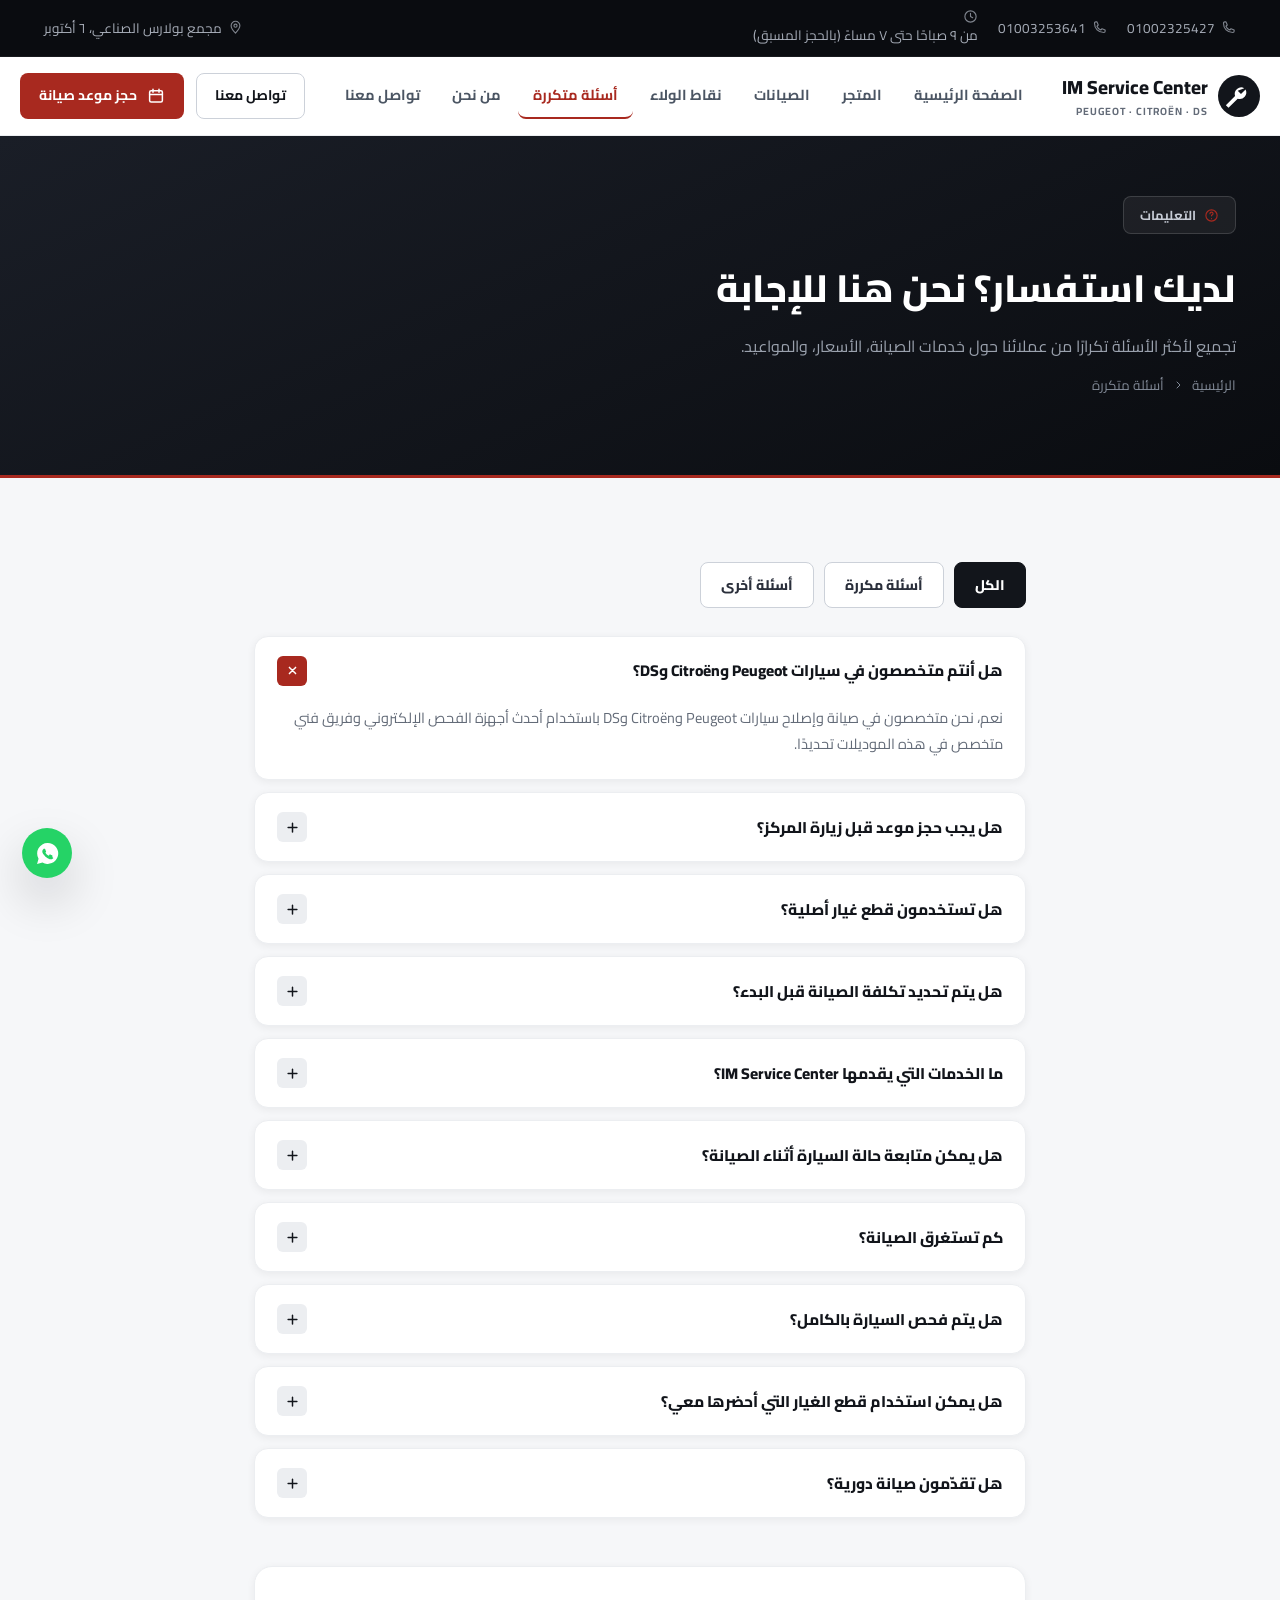
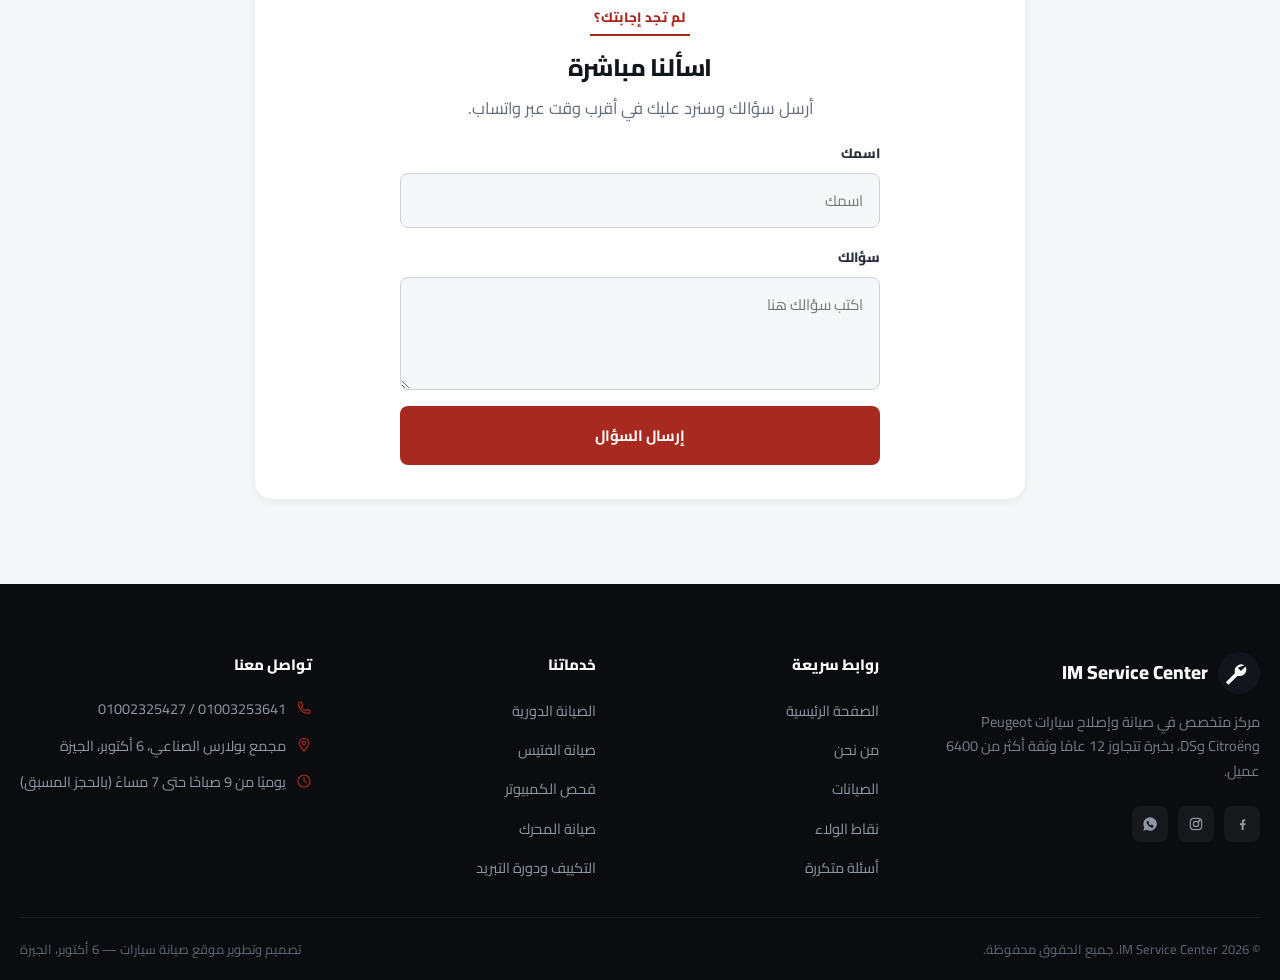
<file: faq.html>
<!doctype html>
<html lang="ar" dir="rtl">
<head>
<meta charset="UTF-8">
<meta name="viewport" content="width=device-width, initial-scale=1">
<title>أسئلة متكررة | IM Service Center</title>
<meta name="description" content="إجابات على أكثر الأسئلة شيوعًا حول خدمات صيانة سيارات Peugeot وCitroën وDS في IM Service Center.">
<link rel="icon" href="data:image/svg+xml,%3Csvg xmlns='http://www.w3.org/2000/svg' viewBox='0 0 64 64'%3E%3Ccircle cx='32' cy='32' r='32' fill='%2312151b'/%3E%3Cpath d='M40 20a10 10 0 0 0-14 12l-14 14 4 4 14-14a10 10 0 0 0 12-14l-7 7-5-5z' fill='%23ffffff'/%3E%3C/svg%3E">
<link rel="preconnect" href="https://fonts.googleapis.com">
<link rel="preconnect" href="https://fonts.gstatic.com" crossorigin>
<link href="https://fonts.googleapis.com/css2?family=Cairo:wght@400;600;700;800;900&display=swap" rel="stylesheet">
<link rel="stylesheet" href="assets/css/style.css">
</head>
<body>

<div class="topbar">
  <div class="container">
    <div class="topbar-right">
      <a href="tel:+201002325427"><svg viewBox="0 0 24 24" fill="none" stroke="currentColor" stroke-width="1.8" stroke-linecap="round" stroke-linejoin="round"><path d="M4 5c0-1 1-2 2-2h2l2 5-2 2c1 3 3 5 6 6l2-2 5 2v2c0 1-1 2-2 2C10 20 4 14 4 5Z"/></svg><span class="ltr">01002325427</span></a>
      <a href="tel:+201003253641"><svg viewBox="0 0 24 24" fill="none" stroke="currentColor" stroke-width="1.8" stroke-linecap="round" stroke-linejoin="round"><path d="M4 5c0-1 1-2 2-2h2l2 5-2 2c1 3 3 5 6 6l2-2 5 2v2c0 1-1 2-2 2C10 20 4 14 4 5Z"/></svg><span class="ltr">01003253641</span></a>
      <span><svg viewBox="0 0 24 24" fill="none" stroke="currentColor" stroke-width="1.8" stroke-linecap="round" stroke-linejoin="round"><circle cx="12" cy="12" r="9"/><path d="M12 7v5l3.5 2"/></svg>من ٩ صباحًا حتى ٧ مساءً (بالحجز المسبق)</span>
    </div>
    <div class="topbar-left">
      <a href="https://maps.app.goo.gl/" target="_blank" rel="noopener"><svg viewBox="0 0 24 24" fill="none" stroke="currentColor" stroke-width="1.8" stroke-linecap="round" stroke-linejoin="round"><path d="M12 21s7-7.2 7-12a7 7 0 1 0-14 0c0 4.8 7 12 7 12Z"/><circle cx="12" cy="9" r="2.5"/></svg>مجمع بولارس الصناعي، ٦ أكتوبر</a>
    </div>
  </div>
</div>

<header class="site-header">
  <div class="container header-inner">
    <a href="index.html" class="brand">
      <svg class="brand-mark" viewBox="0 0 64 64"><circle cx="32" cy="32" r="32" fill="#12151b"/><path d="M40 20a10 10 0 0 0-14 12l-14 14 4 4 14-14a10 10 0 0 0 12-14l-7 7-5-5z" fill="#ffffff"/></svg>
      <span>IM Service Center<small>PEUGEOT · CITROËN · DS</small></span>
    </a>

    <nav class="main-nav" id="mainNav">
      <a href="index.html">الصفحة الرئيسية</a>
      <a href="shop.html">المتجر</a>
      <a href="services.html">الصيانات</a>
      <a href="loyalty.html">نقاط الولاء</a>
      <a href="faq.html" class="active">أسئلة متكررة</a>
      <a href="about.html">من نحن</a>
      <a href="contact.html">تواصل معنا</a>
    </nav>

    <div class="header-cta">
      <a href="contact.html" class="btn btn-outline btn-sm">تواصل معنا</a>
      <a href="tel:+201003253641" class="btn btn-primary btn-sm">
        <svg viewBox="0 0 24 24" fill="none" stroke="currentColor" stroke-width="2" stroke-linecap="round" stroke-linejoin="round"><rect x="3.5" y="5" width="17" height="15" rx="2"/><path d="M8 3v4M16 3v4M3.5 10h17"/></svg>
        <span class="long">حجز موعد صيانة</span>
      </a>
      <button class="nav-toggle" aria-label="فتح القائمة">
        <svg viewBox="0 0 24 24" fill="none" stroke="currentColor" stroke-width="1.8" stroke-linecap="round"><path d="M4 7h16M4 12h16M4 17h16"/></svg>
      </button>
    </div>
  </div>
</header>
<div class="nav-scrim"></div>

<!-- ================= PAGE HERO ================= -->
<section class="page-hero">
  <div class="container">
    <span class="hero-badge">
      <svg viewBox="0 0 24 24" fill="none" stroke="currentColor" stroke-width="1.8" stroke-linecap="round" stroke-linejoin="round"><circle cx="12" cy="12" r="9"/><path d="M9.5 9a2.5 2.5 0 0 1 5 0c0 1.5-2.5 2-2.5 3.5M12 17h.01"/></svg>
      التعليمات
    </span>
    <h1>لديك استفسار؟ نحن هنا للإجابة</h1>
    <p>تجميع لأكثر الأسئلة تكرارًا من عملائنا حول خدمات الصيانة، الأسعار، والمواعيد.</p>
    <div class="breadcrumb">
      <a href="index.html">الرئيسية</a>
      <svg viewBox="0 0 24 24" fill="none" stroke="currentColor" stroke-width="2" stroke-linecap="round" stroke-linejoin="round"><path d="M10 6l6 6-6 6"/></svg>
      <span>أسئلة متكررة</span>
    </div>
  </div>
</section>

<!-- ================= FAQ ================= -->
<section class="section">
  <div class="container" style="max-width:820px;">

    <div class="faq-tabs reveal">
      <button class="faq-tab active" data-group="all">الكل</button>
      <button class="faq-tab" data-group="frequent">أسئلة مكررة</button>
      <button class="faq-tab" data-group="other">أسئلة أخرى</button>
    </div>

    <div class="faq-list">

      <div class="faq-item open reveal" data-faq-group="frequent">
        <button class="faq-q"><span>هل أنتم متخصصون في سيارات Peugeot وCitroën وDS؟</span><span class="plus"><svg viewBox="0 0 24 24" fill="none" stroke="currentColor" stroke-width="2.4" stroke-linecap="round"><path d="M12 5v14M5 12h14"/></svg></span></button>
        <div class="faq-a" style="max-height:200px;"><p>نعم، نحن متخصصون في صيانة وإصلاح سيارات Peugeot وCitroën وDS باستخدام أحدث أجهزة الفحص الإلكتروني وفريق فني متخصص في هذه الموديلات تحديدًا.</p></div>
      </div>

      <div class="faq-item reveal" data-faq-group="frequent">
        <button class="faq-q"><span>هل يجب حجز موعد قبل زيارة المركز؟</span><span class="plus"><svg viewBox="0 0 24 24" fill="none" stroke="currentColor" stroke-width="2.4" stroke-linecap="round"><path d="M12 5v14M5 12h14"/></svg></span></button>
        <div class="faq-a"><p>نفضّل حجز موعد مسبق لضمان استقبال سيارتك في الوقت المناسب دون انتظار، ويمكنك الحجز بسهولة عبر الاتصال أو واتساب.</p></div>
      </div>

      <div class="faq-item reveal" data-faq-group="frequent">
        <button class="faq-q"><span>هل تستخدمون قطع غيار أصلية؟</span><span class="plus"><svg viewBox="0 0 24 24" fill="none" stroke="currentColor" stroke-width="2.4" stroke-linecap="round"><path d="M12 5v14M5 12h14"/></svg></span></button>
        <div class="faq-a"><p>نعم، نوفر قطع غيار أصلية أو بدائل عالية الجودة معتمدة، ونوضح لك الخيارات المتاحة وأسعارها قبل اتخاذ القرار.</p></div>
      </div>

      <div class="faq-item reveal" data-faq-group="frequent">
        <button class="faq-q"><span>هل يتم تحديد تكلفة الصيانة قبل البدء؟</span><span class="plus"><svg viewBox="0 0 24 24" fill="none" stroke="currentColor" stroke-width="2.4" stroke-linecap="round"><path d="M12 5v14M5 12h14"/></svg></span></button>
        <div class="faq-a"><p>بالتأكيد. بعد فحص السيارة وتشخيص الأعطال، نوضح التكلفة بالكامل قبل بدء أي أعمال صيانة، دون أي مفاجآت لاحقة.</p></div>
      </div>

      <div class="faq-item reveal" data-faq-group="frequent">
        <button class="faq-q"><span>ما الخدمات التي يقدمها IM Service Center؟</span><span class="plus"><svg viewBox="0 0 24 24" fill="none" stroke="currentColor" stroke-width="2.4" stroke-linecap="round"><path d="M12 5v14M5 12h14"/></svg></span></button>
        <div class="faq-a"><p>نقدّم الصيانة الدورية، صيانة الفتيس، فحص الكمبيوتر، صيانة الكهرباء، صيانة المحرك، والتكييف ودورة التبريد — لمزيد من التفاصيل زُر صفحة <a href="services.html" style="color:var(--blue-600);font-weight:800;">الصيانات</a>.</p></div>
      </div>

      <div class="faq-item reveal" data-faq-group="other">
        <button class="faq-q"><span>هل يمكن متابعة حالة السيارة أثناء الصيانة؟</span><span class="plus"><svg viewBox="0 0 24 24" fill="none" stroke="currentColor" stroke-width="2.4" stroke-linecap="round"><path d="M12 5v14M5 12h14"/></svg></span></button>
        <div class="faq-a"><p>نعم، يمكنك التواصل مع فريقنا في أي وقت عبر الهاتف أو واتساب لمتابعة حالة سيارتك خطوة بخطوة.</p></div>
      </div>

      <div class="faq-item reveal" data-faq-group="other">
        <button class="faq-q"><span>كم تستغرق الصيانة؟</span><span class="plus"><svg viewBox="0 0 24 24" fill="none" stroke="currentColor" stroke-width="2.4" stroke-linecap="round"><path d="M12 5v14M5 12h14"/></svg></span></button>
        <div class="faq-a"><p>تختلف المدة حسب نوع الصيانة؛ الصيانة الدورية البسيطة قد تستغرق ساعات قليلة، بينما تحتاج الأعطال المعقدة وقتًا أطول نوضحه لك بعد الفحص.</p></div>
      </div>

      <div class="faq-item reveal" data-faq-group="other">
        <button class="faq-q"><span>هل يتم فحص السيارة بالكامل؟</span><span class="plus"><svg viewBox="0 0 24 24" fill="none" stroke="currentColor" stroke-width="2.4" stroke-linecap="round"><path d="M12 5v14M5 12h14"/></svg></span></button>
        <div class="faq-a"><p>نعم، نجري فحصًا شاملًا لجميع الأنظمة الأساسية بالإضافة إلى فحص إلكتروني دقيق لاكتشاف أي أعطال مخفية.</p></div>
      </div>

      <div class="faq-item reveal" data-faq-group="other">
        <button class="faq-q"><span>هل يمكن استخدام قطع الغيار التي أحضرها معي؟</span><span class="plus"><svg viewBox="0 0 24 24" fill="none" stroke="currentColor" stroke-width="2.4" stroke-linecap="round"><path d="M12 5v14M5 12h14"/></svg></span></button>
        <div class="faq-a"><p>يمكن ذلك بعد التأكد من مطابقة القطعة لموديل سيارتك ومعايير الجودة، مع العلم أن الضمان قد يختلف في هذه الحالة.</p></div>
      </div>

      <div class="faq-item reveal" data-faq-group="other">
        <button class="faq-q"><span>هل تقدّمون صيانة دورية؟</span><span class="plus"><svg viewBox="0 0 24 24" fill="none" stroke="currentColor" stroke-width="2.4" stroke-linecap="round"><path d="M12 5v14M5 12h14"/></svg></span></button>
        <div class="faq-a"><p>نعم، وننصح بجدول صيانة دورية منتظم للحفاظ على أداء سيارتك وتجنّب الأعطال المفاجئة، وننفذ أكثر من 1500 صيانة دورية سنويًا.</p></div>
      </div>

    </div>

    <div class="card-panel mt-48 reveal text-center">
      <span class="eyebrow">لم تجد إجابتك؟</span>
      <h2 class="section-title" style="font-size:24px;">اسألنا مباشرة</h2>
      <p class="section-sub" style="margin:10px auto 20px;">أرسل سؤالك وسنرد عليك في أقرب وقت عبر واتساب.</p>
      <form data-wa-form data-wa-title="سؤال جديد من صفحة الأسئلة الشائعة:" style="max-width:480px;margin:0 auto;text-align:right;">
        <div class="form-grid">
          <div class="field full">
            <label>اسمك</label>
            <input type="text" name="name" data-label="الاسم" placeholder="اسمك" required>
            <span class="error">من فضلك أدخل اسمك</span>
          </div>
          <div class="field full">
            <label>سؤالك</label>
            <textarea name="question" data-label="السؤال" rows="3" placeholder="اكتب سؤالك هنا" required></textarea>
            <span class="error">من فضلك اكتب سؤالك</span>
          </div>
        </div>
        <button type="submit" class="btn btn-primary btn-block mt-16">إرسال السؤال</button>
      </form>
      <div class="form-success"><svg viewBox="0 0 24 24" fill="none" stroke="currentColor" stroke-width="2" stroke-linecap="round" stroke-linejoin="round"><path d="M5 12l5 5L19 7"/></svg>تم تجهيز سؤالك، أكمل الإرسال من واتساب.</div>
    </div>

  </div>
</section>

<!-- ================= FOOTER ================= -->
<footer class="site-footer">
  <div class="container footer-top">
    <div class="footer-grid">
      <div class="footer-brand">
        <a href="index.html" class="brand">
          <svg class="brand-mark" viewBox="0 0 64 64"><circle cx="32" cy="32" r="32" fill="#12151b"/><path d="M40 20a10 10 0 0 0-14 12l-14 14 4 4 14-14a10 10 0 0 0 12-14l-7 7-5-5z" fill="#ffffff"/></svg>
          <span>IM Service Center</span>
        </a>
        <p>مركز متخصص في صيانة وإصلاح سيارات Peugeot وCitroën وDS، بخبرة تتجاوز 12 عامًا وثقة أكثر من 6400 عميل.</p>
        <div class="footer-social">
          <a href="#" aria-label="فيسبوك"><svg viewBox="0 0 24 24" fill="currentColor"><path d="M15 8h2V5h-2c-2 0-3.5 1.5-3.5 3.5V11H9v3h2.5v7h3v-7H17l.5-3h-3V9c0-.5.5-1 1-1Z"/></svg></a>
          <a href="#" aria-label="إنستجرام"><svg viewBox="0 0 24 24" fill="none" stroke="currentColor" stroke-width="1.7"><rect x="3.5" y="3.5" width="17" height="17" rx="5"/><circle cx="12" cy="12" r="4"/><circle cx="17" cy="7" r="1"/></svg></a>
          <a href="https://wa.me/201003253641" target="_blank" rel="noopener" aria-label="واتساب"><svg viewBox="0 0 24 24" fill="currentColor"><path d="M12 2a10 10 0 0 0-8.6 15L2 22l5.2-1.4A10 10 0 1 0 12 2Zm5.6 14.3c-.2.6-1.3 1.2-1.8 1.2-.5.1-1 .1-1.6-.1-.4-.1-.9-.3-1.5-.6-2.7-1.2-4.4-3.9-4.6-4.1-.1-.2-1.1-1.4-1.1-2.7s.7-1.9 1-2.2c.2-.3.5-.3.7-.3h.5c.2 0 .4 0 .6.5.2.5.7 1.8.8 1.9.1.2.1.3 0 .5-.1.2-.2.3-.3.5-.2.2-.3.3-.1.6.7 1.2 1.5 1.9 2.6 2.5.2.1.4.1.5-.1.2-.2.6-.7.8-.9.2-.2.3-.2.5-.1l1.7.8c.2.1.3.2.4.3.1.2.1.9-.1 1.4Z"/></svg></a>
        </div>
      </div>
      <div class="footer-col">
        <h4>روابط سريعة</h4>
        <ul>
          <li><a href="index.html">الصفحة الرئيسية</a></li>
          <li><a href="about.html">من نحن</a></li>
          <li><a href="services.html">الصيانات</a></li>
          <li><a href="loyalty.html">نقاط الولاء</a></li>
          <li><a href="faq.html">أسئلة متكررة</a></li>
        </ul>
      </div>
      <div class="footer-col">
        <h4>خدماتنا</h4>
        <ul>
          <li><a href="services.html">الصيانة الدورية</a></li>
          <li><a href="services.html">صيانة الفتيس</a></li>
          <li><a href="services.html">فحص الكمبيوتر</a></li>
          <li><a href="services.html">صيانة المحرك</a></li>
          <li><a href="services.html">التكييف ودورة التبريد</a></li>
        </ul>
      </div>
      <div class="footer-col">
        <h4>تواصل معنا</h4>
        <ul class="footer-contact">
          <li><svg viewBox="0 0 24 24" fill="none" stroke="currentColor" stroke-width="1.8" stroke-linecap="round" stroke-linejoin="round"><path d="M4 5c0-1 1-2 2-2h2l2 5-2 2c1 3 3 5 6 6l2-2 5 2v2c0 1-1 2-2 2C10 20 4 14 4 5Z"/></svg><span class="ltr">01002325427 / 01003253641</span></li>
          <li><svg viewBox="0 0 24 24" fill="none" stroke="currentColor" stroke-width="1.8" stroke-linecap="round" stroke-linejoin="round"><path d="M12 21s7-7.2 7-12a7 7 0 1 0-14 0c0 4.8 7 12 7 12Z"/><circle cx="12" cy="9" r="2.5"/></svg><span>مجمع بولارس الصناعي، 6 أكتوبر، الجيزة</span></li>
          <li><svg viewBox="0 0 24 24" fill="none" stroke="currentColor" stroke-width="1.8" stroke-linecap="round" stroke-linejoin="round"><circle cx="12" cy="12" r="9"/><path d="M12 7v5l3.5 2"/></svg><span>يوميًا من 9 صباحًا حتى 7 مساءً (بالحجز المسبق)</span></li>
        </ul>
      </div>
    </div>
  </div>
  <div class="container footer-bottom">
    <span>© <span id="year"></span> IM Service Center. جميع الحقوق محفوظة.</span>
    <span>تصميم وتطوير موقع صيانة سيارات — 6 أكتوبر، الجيزة</span>
  </div>
</footer>

<a class="float-btn wa-float" href="https://wa.me/201003253641" target="_blank" rel="noopener" aria-label="تواصل عبر واتساب">
  <svg viewBox="0 0 24 24" fill="currentColor"><path d="M12 2a10 10 0 0 0-8.6 15L2 22l5.2-1.4A10 10 0 1 0 12 2Zm5.6 14.3c-.2.6-1.3 1.2-1.8 1.2-.5.1-1 .1-1.6-.1-.4-.1-.9-.3-1.5-.6-2.7-1.2-4.4-3.9-4.6-4.1-.1-.2-1.1-1.4-1.1-2.7s.7-1.9 1-2.2c.2-.3.5-.3.7-.3h.5c.2 0 .4 0 .6.5.2.5.7 1.8.8 1.9.1.2.1.3 0 .5-.1.2-.2.3-.3.5-.2.2-.3.3-.1.6.7 1.2 1.5 1.9 2.6 2.5.2.1.4.1.5-.1.2-.2.6-.7.8-.9.2-.2.3-.2.5-.1l1.7.8c.2.1.3.2.4.3.1.2.1.9-.1 1.4Z"/></svg>
</a>
<button class="float-btn top-float" aria-label="العودة للأعلى">
  <svg viewBox="0 0 24 24" fill="none" stroke="currentColor" stroke-width="2" stroke-linecap="round" stroke-linejoin="round"><path d="M6 15l6-6 6 6"/></svg>
</button>

<script>document.getElementById("year").textContent = new Date().getFullYear();</script>
<script src="assets/js/main.js"></script>
</body>
</html>
</file>
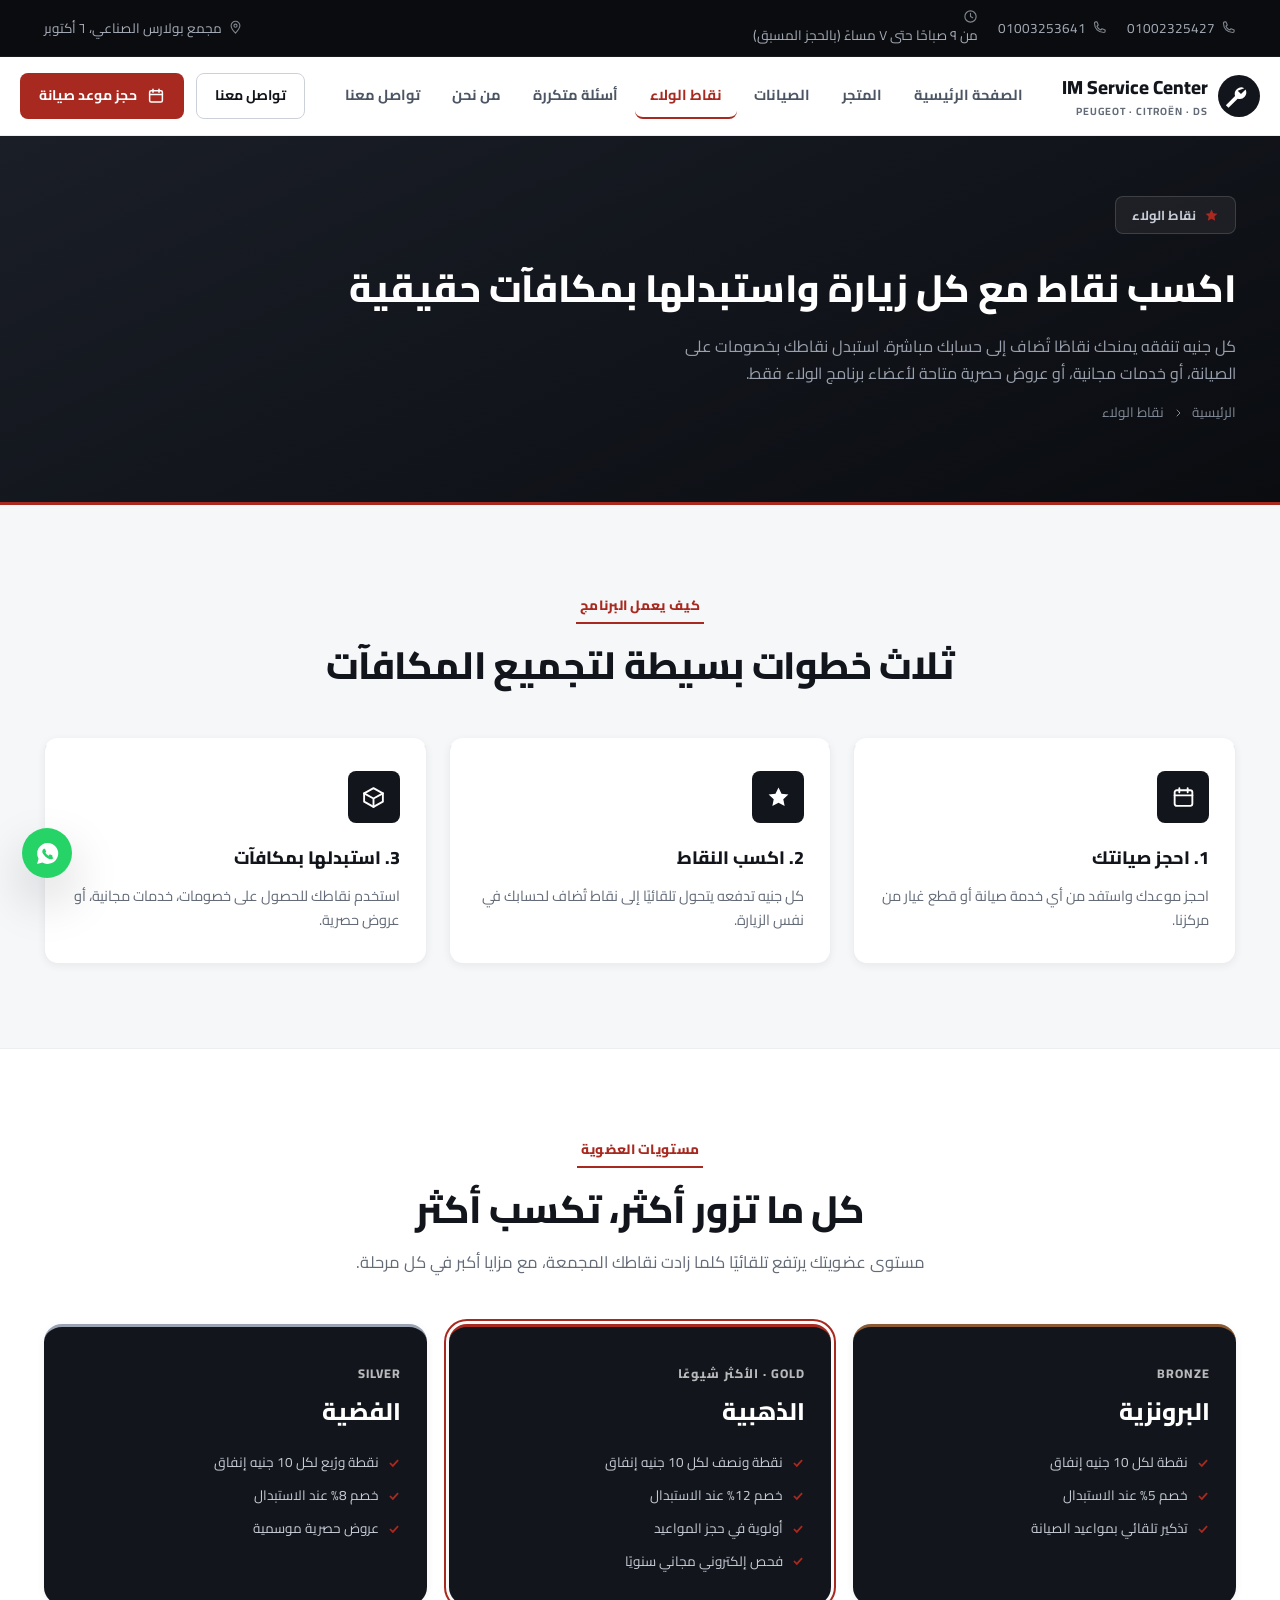
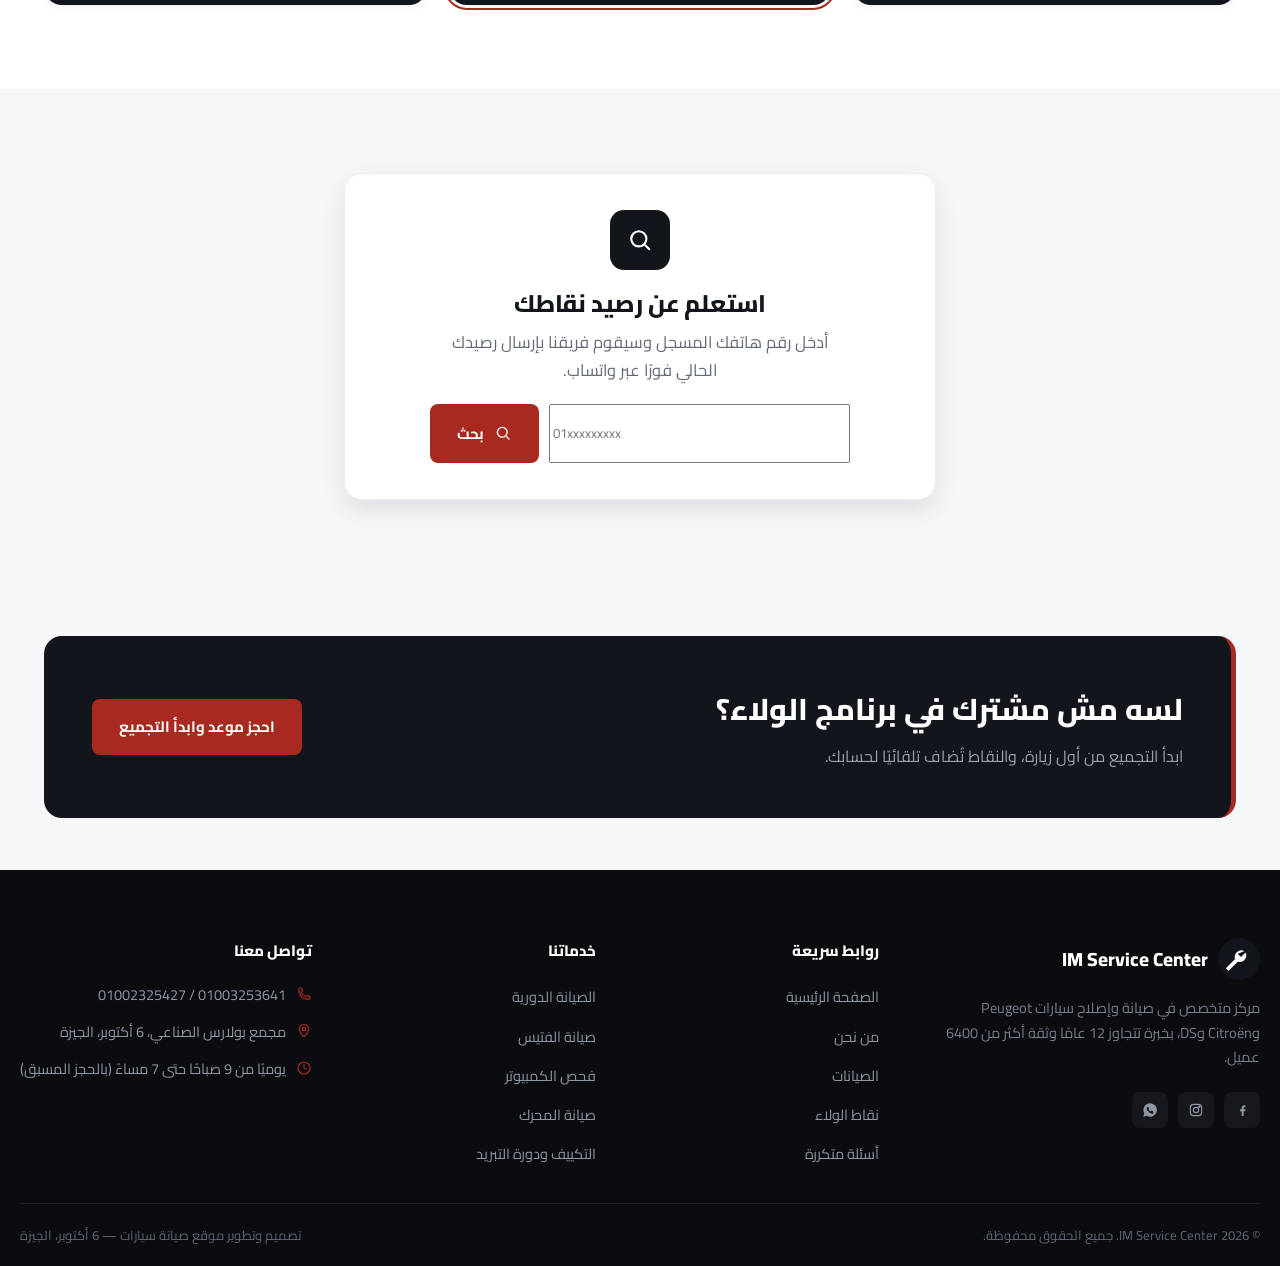
<file: loyalty.html>
<!doctype html>
<html lang="ar" dir="rtl">
<head>
<meta charset="UTF-8">
<meta name="viewport" content="width=device-width, initial-scale=1">
<title>نقاط الولاء | IM Service Center</title>
<meta name="description" content="اكسب نقاط مع كل زيارة لـ IM Service Center واستبدلها بخصومات وخدمات مجانية وعروض حصرية على صيانة سيارتك.">
<link rel="icon" href="data:image/svg+xml,%3Csvg xmlns='http://www.w3.org/2000/svg' viewBox='0 0 64 64'%3E%3Ccircle cx='32' cy='32' r='32' fill='%2312151b'/%3E%3Cpath d='M40 20a10 10 0 0 0-14 12l-14 14 4 4 14-14a10 10 0 0 0 12-14l-7 7-5-5z' fill='%23ffffff'/%3E%3C/svg%3E">
<link rel="preconnect" href="https://fonts.googleapis.com">
<link rel="preconnect" href="https://fonts.gstatic.com" crossorigin>
<link href="https://fonts.googleapis.com/css2?family=Cairo:wght@400;600;700;800;900&display=swap" rel="stylesheet">
<link rel="stylesheet" href="assets/css/style.css">
</head>
<body>

<div class="topbar">
  <div class="container">
    <div class="topbar-right">
      <a href="tel:+201002325427"><svg viewBox="0 0 24 24" fill="none" stroke="currentColor" stroke-width="1.8" stroke-linecap="round" stroke-linejoin="round"><path d="M4 5c0-1 1-2 2-2h2l2 5-2 2c1 3 3 5 6 6l2-2 5 2v2c0 1-1 2-2 2C10 20 4 14 4 5Z"/></svg><span class="ltr">01002325427</span></a>
      <a href="tel:+201003253641"><svg viewBox="0 0 24 24" fill="none" stroke="currentColor" stroke-width="1.8" stroke-linecap="round" stroke-linejoin="round"><path d="M4 5c0-1 1-2 2-2h2l2 5-2 2c1 3 3 5 6 6l2-2 5 2v2c0 1-1 2-2 2C10 20 4 14 4 5Z"/></svg><span class="ltr">01003253641</span></a>
      <span><svg viewBox="0 0 24 24" fill="none" stroke="currentColor" stroke-width="1.8" stroke-linecap="round" stroke-linejoin="round"><circle cx="12" cy="12" r="9"/><path d="M12 7v5l3.5 2"/></svg>من ٩ صباحًا حتى ٧ مساءً (بالحجز المسبق)</span>
    </div>
    <div class="topbar-left">
      <a href="https://maps.app.goo.gl/" target="_blank" rel="noopener"><svg viewBox="0 0 24 24" fill="none" stroke="currentColor" stroke-width="1.8" stroke-linecap="round" stroke-linejoin="round"><path d="M12 21s7-7.2 7-12a7 7 0 1 0-14 0c0 4.8 7 12 7 12Z"/><circle cx="12" cy="9" r="2.5"/></svg>مجمع بولارس الصناعي، ٦ أكتوبر</a>
    </div>
  </div>
</div>

<header class="site-header">
  <div class="container header-inner">
    <a href="index.html" class="brand">
      <svg class="brand-mark" viewBox="0 0 64 64"><circle cx="32" cy="32" r="32" fill="#12151b"/><path d="M40 20a10 10 0 0 0-14 12l-14 14 4 4 14-14a10 10 0 0 0 12-14l-7 7-5-5z" fill="#ffffff"/></svg>
      <span>IM Service Center<small>PEUGEOT · CITROËN · DS</small></span>
    </a>

    <nav class="main-nav" id="mainNav">
      <a href="index.html">الصفحة الرئيسية</a>
      <a href="shop.html">المتجر</a>
      <a href="services.html">الصيانات</a>
      <a href="loyalty.html" class="active">نقاط الولاء</a>
      <a href="faq.html">أسئلة متكررة</a>
      <a href="about.html">من نحن</a>
      <a href="contact.html">تواصل معنا</a>
    </nav>

    <div class="header-cta">
      <a href="contact.html" class="btn btn-outline btn-sm">تواصل معنا</a>
      <a href="tel:+201003253641" class="btn btn-primary btn-sm">
        <svg viewBox="0 0 24 24" fill="none" stroke="currentColor" stroke-width="2" stroke-linecap="round" stroke-linejoin="round"><rect x="3.5" y="5" width="17" height="15" rx="2"/><path d="M8 3v4M16 3v4M3.5 10h17"/></svg>
        <span class="long">حجز موعد صيانة</span>
      </a>
      <button class="nav-toggle" aria-label="فتح القائمة">
        <svg viewBox="0 0 24 24" fill="none" stroke="currentColor" stroke-width="1.8" stroke-linecap="round"><path d="M4 7h16M4 12h16M4 17h16"/></svg>
      </button>
    </div>
  </div>
</header>
<div class="nav-scrim"></div>

<!-- ================= PAGE HERO ================= -->
<section class="page-hero">
  <div class="container">
    <span class="hero-badge">
      <svg viewBox="0 0 24 24" fill="currentColor"><path d="M12 2.5l2.9 6 6.6.7-4.9 4.5 1.3 6.5L12 17l-5.9 3.2 1.3-6.5-4.9-4.5 6.6-.7Z"/></svg>
      نقاط الولاء
    </span>
    <h1>اكسب نقاط مع كل زيارة واستبدلها بمكافآت حقيقية</h1>
    <p>كل جنيه تنفقه يمنحك نقاطًا تُضاف إلى حسابك مباشرة. استبدل نقاطك بخصومات على الصيانة، أو خدمات مجانية، أو عروض حصرية متاحة لأعضاء برنامج الولاء فقط.</p>
    <div class="breadcrumb">
      <a href="index.html">الرئيسية</a>
      <svg viewBox="0 0 24 24" fill="none" stroke="currentColor" stroke-width="2" stroke-linecap="round" stroke-linejoin="round"><path d="M10 6l6 6-6 6"/></svg>
      <span>نقاط الولاء</span>
    </div>
  </div>
</section>

<!-- ================= HOW IT WORKS ================= -->
<section class="section">
  <div class="container">
    <div class="section-head center reveal">
      <span class="eyebrow">كيف يعمل البرنامج</span>
      <h2 class="section-title">ثلاث خطوات بسيطة لتجميع المكافآت</h2>
    </div>
    <div class="grid-3">
      <div class="feature-card reveal">
        <div class="feature-icon"><svg viewBox="0 0 24 24" fill="none" stroke="currentColor" stroke-width="1.8" stroke-linecap="round" stroke-linejoin="round"><rect x="3.5" y="5" width="17" height="15" rx="2"/><path d="M8 3v4M16 3v4M3.5 10h17"/></svg></div>
        <h3>1. احجز صيانتك</h3>
        <p>احجز موعدك واستفد من أي خدمة صيانة أو قطع غيار من مركزنا.</p>
      </div>
      <div class="feature-card reveal">
        <div class="feature-icon"><svg viewBox="0 0 24 24" fill="currentColor"><path d="M12 2.5l2.9 6 6.6.7-4.9 4.5 1.3 6.5L12 17l-5.9 3.2 1.3-6.5-4.9-4.5 6.6-.7Z"/></svg></div>
        <h3>2. اكسب النقاط</h3>
        <p>كل جنيه تدفعه يتحول تلقائيًا إلى نقاط تُضاف لحسابك في نفس الزيارة.</p>
      </div>
      <div class="feature-card reveal">
        <div class="feature-icon"><svg viewBox="0 0 24 24" fill="none" stroke="currentColor" stroke-width="1.8" stroke-linecap="round" stroke-linejoin="round"><path d="M21 8 12 3 3 8v8l9 5 9-5Z"/><path d="M3 8l9 5 9-5M12 13v8"/></svg></div>
        <h3>3. استبدلها بمكافآت</h3>
        <p>استخدم نقاطك للحصول على خصومات، خدمات مجانية، أو عروض حصرية.</p>
      </div>
    </div>
  </div>
</section>

<!-- ================= TIERS ================= -->
<section class="section" style="background:#fff;border-top:1px solid var(--ink-100);">
  <div class="container">
    <div class="section-head center reveal">
      <span class="eyebrow">مستويات العضوية</span>
      <h2 class="section-title">كل ما تزور أكثر، تكسب أكثر</h2>
      <p class="section-sub">مستوى عضويتك يرتفع تلقائيًا كلما زادت نقاطك المجمعة، مع مزايا أكبر في كل مرحلة.</p>
    </div>
    <div class="grid-3">
      <div class="tier-card tier-bronze reveal">
        <span class="tier-name">Bronze</span>
        <h3>البرونزية</h3>
        <ul>
          <li><svg viewBox="0 0 24 24" fill="none" stroke="currentColor" stroke-width="3"><path d="M5 12l5 5L19 7"/></svg>نقطة لكل 10 جنيه إنفاق</li>
          <li><svg viewBox="0 0 24 24" fill="none" stroke="currentColor" stroke-width="3"><path d="M5 12l5 5L19 7"/></svg>خصم 5% عند الاستبدال</li>
          <li><svg viewBox="0 0 24 24" fill="none" stroke="currentColor" stroke-width="3"><path d="M5 12l5 5L19 7"/></svg>تذكير تلقائي بمواعيد الصيانة</li>
        </ul>
      </div>
      <div class="tier-card tier-gold featured reveal">
        <span class="tier-name">Gold · الأكثر شيوعًا</span>
        <h3>الذهبية</h3>
        <ul>
          <li><svg viewBox="0 0 24 24" fill="none" stroke="currentColor" stroke-width="3"><path d="M5 12l5 5L19 7"/></svg>نقطة ونصف لكل 10 جنيه إنفاق</li>
          <li><svg viewBox="0 0 24 24" fill="none" stroke="currentColor" stroke-width="3"><path d="M5 12l5 5L19 7"/></svg>خصم 12% عند الاستبدال</li>
          <li><svg viewBox="0 0 24 24" fill="none" stroke="currentColor" stroke-width="3"><path d="M5 12l5 5L19 7"/></svg>أولوية في حجز المواعيد</li>
          <li><svg viewBox="0 0 24 24" fill="none" stroke="currentColor" stroke-width="3"><path d="M5 12l5 5L19 7"/></svg>فحص إلكتروني مجاني سنويًا</li>
        </ul>
      </div>
      <div class="tier-card tier-silver reveal">
        <span class="tier-name">Silver</span>
        <h3>الفضية</h3>
        <ul>
          <li><svg viewBox="0 0 24 24" fill="none" stroke="currentColor" stroke-width="3"><path d="M5 12l5 5L19 7"/></svg>نقطة ورُبع لكل 10 جنيه إنفاق</li>
          <li><svg viewBox="0 0 24 24" fill="none" stroke="currentColor" stroke-width="3"><path d="M5 12l5 5L19 7"/></svg>خصم 8% عند الاستبدال</li>
          <li><svg viewBox="0 0 24 24" fill="none" stroke="currentColor" stroke-width="3"><path d="M5 12l5 5L19 7"/></svg>عروض حصرية موسمية</li>
        </ul>
      </div>
    </div>
  </div>
</section>

<!-- ================= POINTS CHECK ================= -->
<section class="section">
  <div class="container" style="max-width:640px;">
    <div class="points-check reveal">
      <div class="feature-icon"><svg viewBox="0 0 24 24" fill="none" stroke="currentColor" stroke-width="1.8" stroke-linecap="round"><circle cx="11" cy="11" r="6.5"/><path d="m20 20-3.5-3.5"/></svg></div>
      <h2 class="section-title" style="font-size:24px;">استعلم عن رصيد نقاطك</h2>
      <p class="section-sub" style="margin:8px auto 0;max-width:420px;">أدخل رقم هاتفك المسجل وسيقوم فريقنا بإرسال رصيدك الحالي فورًا عبر واتساب.</p>
      <form data-points-form class="search-row">
        <input type="tel" placeholder="01xxxxxxxxx" required>
        <button type="submit" class="btn btn-primary">
          <svg viewBox="0 0 24 24" fill="none" stroke="currentColor" stroke-width="1.8" stroke-linecap="round"><circle cx="11" cy="11" r="6.5"/><path d="m20 20-3.5-3.5"/></svg>
          بحث
        </button>
      </form>
      <p data-points-result style="display:none;margin-top:18px;color:var(--ink-500);font-size:14px;"></p>
    </div>
  </div>
</section>

<!-- ================= CTA ================= -->
<section class="section--sm">
  <div class="container">
    <div class="cta-banner reveal">
      <div>
        <h2>لسه مش مشترك في برنامج الولاء؟</h2>
        <p>ابدأ التجميع من أول زيارة، والنقاط تُضاف تلقائيًا لحسابك.</p>
      </div>
      <div class="actions">
        <a href="contact.html" class="btn btn-amber">احجز موعد وابدأ التجميع</a>
      </div>
    </div>
  </div>
</section>

<!-- ================= FOOTER ================= -->
<footer class="site-footer">
  <div class="container footer-top">
    <div class="footer-grid">
      <div class="footer-brand">
        <a href="index.html" class="brand">
          <svg class="brand-mark" viewBox="0 0 64 64"><circle cx="32" cy="32" r="32" fill="#12151b"/><path d="M40 20a10 10 0 0 0-14 12l-14 14 4 4 14-14a10 10 0 0 0 12-14l-7 7-5-5z" fill="#ffffff"/></svg>
          <span>IM Service Center</span>
        </a>
        <p>مركز متخصص في صيانة وإصلاح سيارات Peugeot وCitroën وDS، بخبرة تتجاوز 12 عامًا وثقة أكثر من 6400 عميل.</p>
        <div class="footer-social">
          <a href="#" aria-label="فيسبوك"><svg viewBox="0 0 24 24" fill="currentColor"><path d="M15 8h2V5h-2c-2 0-3.5 1.5-3.5 3.5V11H9v3h2.5v7h3v-7H17l.5-3h-3V9c0-.5.5-1 1-1Z"/></svg></a>
          <a href="#" aria-label="إنستجرام"><svg viewBox="0 0 24 24" fill="none" stroke="currentColor" stroke-width="1.7"><rect x="3.5" y="3.5" width="17" height="17" rx="5"/><circle cx="12" cy="12" r="4"/><circle cx="17" cy="7" r="1"/></svg></a>
          <a href="https://wa.me/201003253641" target="_blank" rel="noopener" aria-label="واتساب"><svg viewBox="0 0 24 24" fill="currentColor"><path d="M12 2a10 10 0 0 0-8.6 15L2 22l5.2-1.4A10 10 0 1 0 12 2Zm5.6 14.3c-.2.6-1.3 1.2-1.8 1.2-.5.1-1 .1-1.6-.1-.4-.1-.9-.3-1.5-.6-2.7-1.2-4.4-3.9-4.6-4.1-.1-.2-1.1-1.4-1.1-2.7s.7-1.9 1-2.2c.2-.3.5-.3.7-.3h.5c.2 0 .4 0 .6.5.2.5.7 1.8.8 1.9.1.2.1.3 0 .5-.1.2-.2.3-.3.5-.2.2-.3.3-.1.6.7 1.2 1.5 1.9 2.6 2.5.2.1.4.1.5-.1.2-.2.6-.7.8-.9.2-.2.3-.2.5-.1l1.7.8c.2.1.3.2.4.3.1.2.1.9-.1 1.4Z"/></svg></a>
        </div>
      </div>
      <div class="footer-col">
        <h4>روابط سريعة</h4>
        <ul>
          <li><a href="index.html">الصفحة الرئيسية</a></li>
          <li><a href="about.html">من نحن</a></li>
          <li><a href="services.html">الصيانات</a></li>
          <li><a href="loyalty.html">نقاط الولاء</a></li>
          <li><a href="faq.html">أسئلة متكررة</a></li>
        </ul>
      </div>
      <div class="footer-col">
        <h4>خدماتنا</h4>
        <ul>
          <li><a href="services.html">الصيانة الدورية</a></li>
          <li><a href="services.html">صيانة الفتيس</a></li>
          <li><a href="services.html">فحص الكمبيوتر</a></li>
          <li><a href="services.html">صيانة المحرك</a></li>
          <li><a href="services.html">التكييف ودورة التبريد</a></li>
        </ul>
      </div>
      <div class="footer-col">
        <h4>تواصل معنا</h4>
        <ul class="footer-contact">
          <li><svg viewBox="0 0 24 24" fill="none" stroke="currentColor" stroke-width="1.8" stroke-linecap="round" stroke-linejoin="round"><path d="M4 5c0-1 1-2 2-2h2l2 5-2 2c1 3 3 5 6 6l2-2 5 2v2c0 1-1 2-2 2C10 20 4 14 4 5Z"/></svg><span class="ltr">01002325427 / 01003253641</span></li>
          <li><svg viewBox="0 0 24 24" fill="none" stroke="currentColor" stroke-width="1.8" stroke-linecap="round" stroke-linejoin="round"><path d="M12 21s7-7.2 7-12a7 7 0 1 0-14 0c0 4.8 7 12 7 12Z"/><circle cx="12" cy="9" r="2.5"/></svg><span>مجمع بولارس الصناعي، 6 أكتوبر، الجيزة</span></li>
          <li><svg viewBox="0 0 24 24" fill="none" stroke="currentColor" stroke-width="1.8" stroke-linecap="round" stroke-linejoin="round"><circle cx="12" cy="12" r="9"/><path d="M12 7v5l3.5 2"/></svg><span>يوميًا من 9 صباحًا حتى 7 مساءً (بالحجز المسبق)</span></li>
        </ul>
      </div>
    </div>
  </div>
  <div class="container footer-bottom">
    <span>© <span id="year"></span> IM Service Center. جميع الحقوق محفوظة.</span>
    <span>تصميم وتطوير موقع صيانة سيارات — 6 أكتوبر، الجيزة</span>
  </div>
</footer>

<a class="float-btn wa-float" href="https://wa.me/201003253641" target="_blank" rel="noopener" aria-label="تواصل عبر واتساب">
  <svg viewBox="0 0 24 24" fill="currentColor"><path d="M12 2a10 10 0 0 0-8.6 15L2 22l5.2-1.4A10 10 0 1 0 12 2Zm5.6 14.3c-.2.6-1.3 1.2-1.8 1.2-.5.1-1 .1-1.6-.1-.4-.1-.9-.3-1.5-.6-2.7-1.2-4.4-3.9-4.6-4.1-.1-.2-1.1-1.4-1.1-2.7s.7-1.9 1-2.2c.2-.3.5-.3.7-.3h.5c.2 0 .4 0 .6.5.2.5.7 1.8.8 1.9.1.2.1.3 0 .5-.1.2-.2.3-.3.5-.2.2-.3.3-.1.6.7 1.2 1.5 1.9 2.6 2.5.2.1.4.1.5-.1.2-.2.6-.7.8-.9.2-.2.3-.2.5-.1l1.7.8c.2.1.3.2.4.3.1.2.1.9-.1 1.4Z"/></svg>
</a>
<button class="float-btn top-float" aria-label="العودة للأعلى">
  <svg viewBox="0 0 24 24" fill="none" stroke="currentColor" stroke-width="2" stroke-linecap="round" stroke-linejoin="round"><path d="M6 15l6-6 6 6"/></svg>
</button>

<script>document.getElementById("year").textContent = new Date().getFullYear();</script>
<script src="assets/js/main.js"></script>
</body>
</html>
</file>
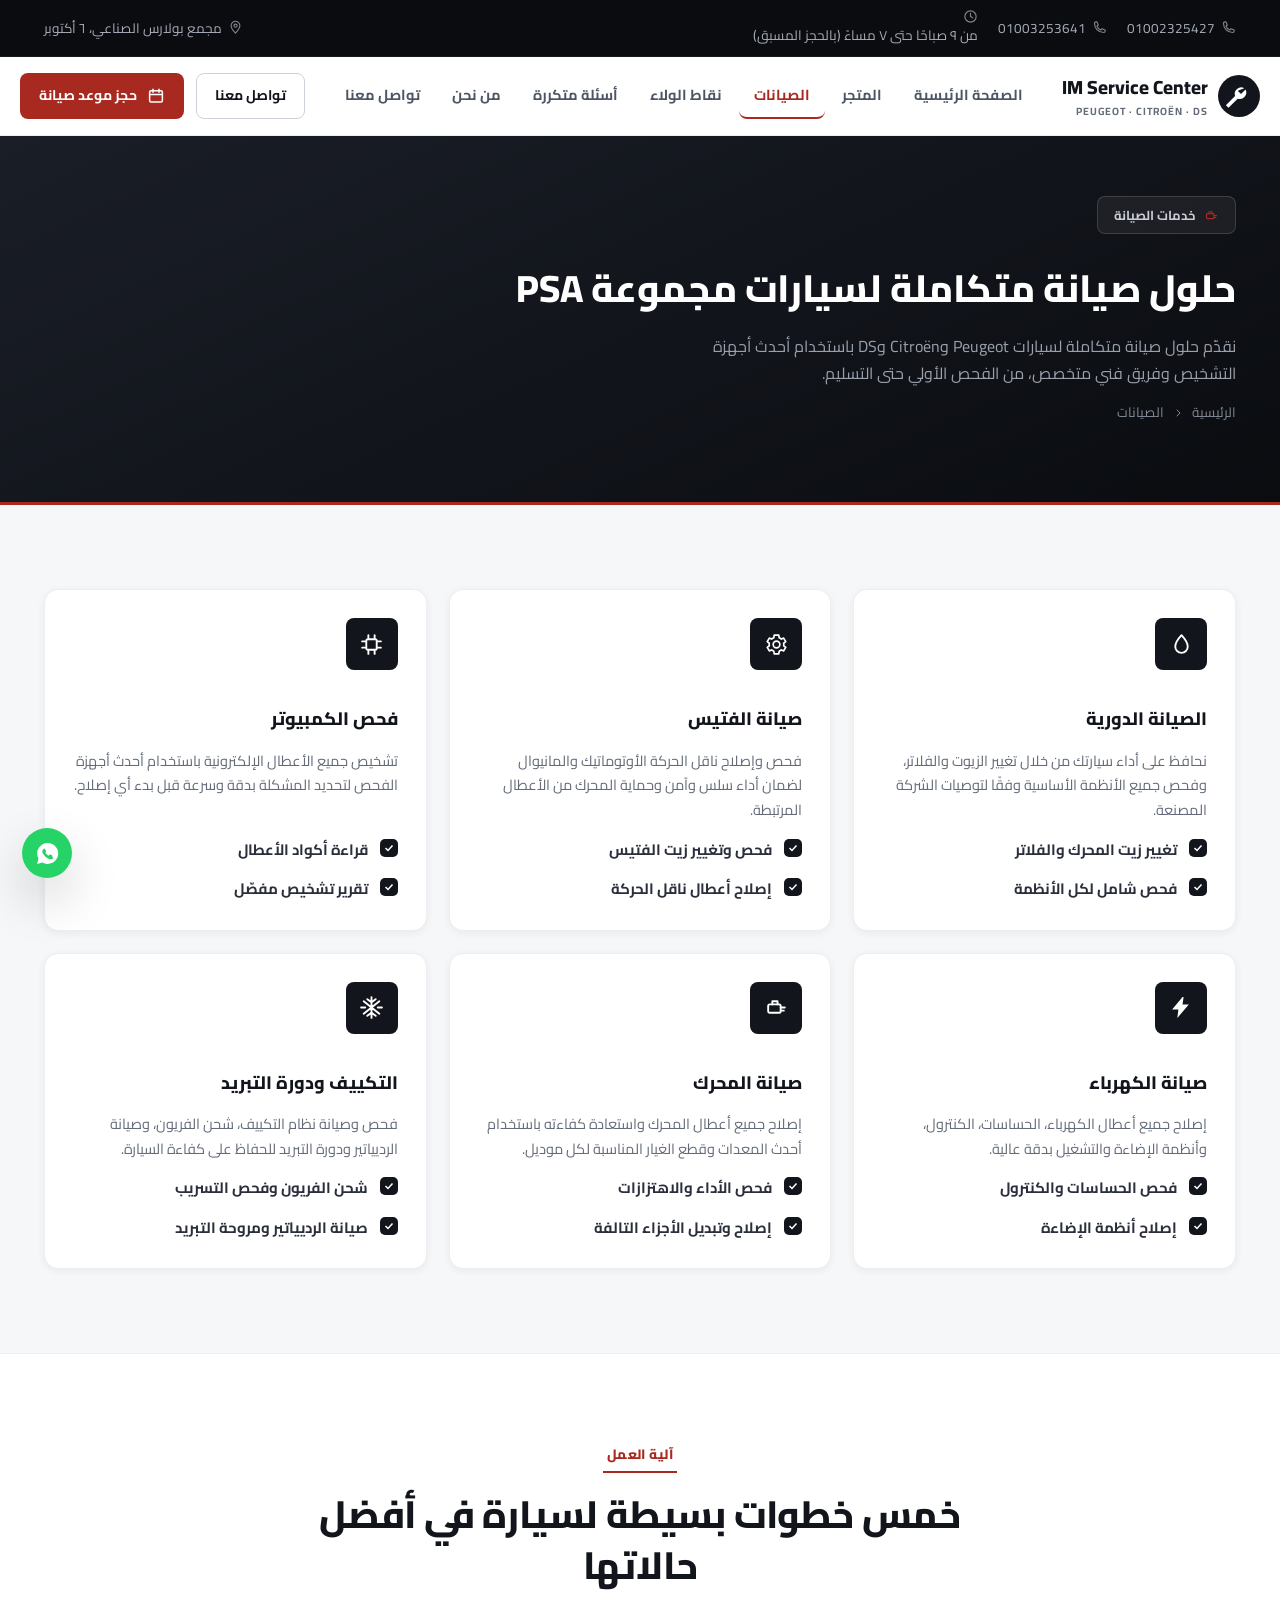
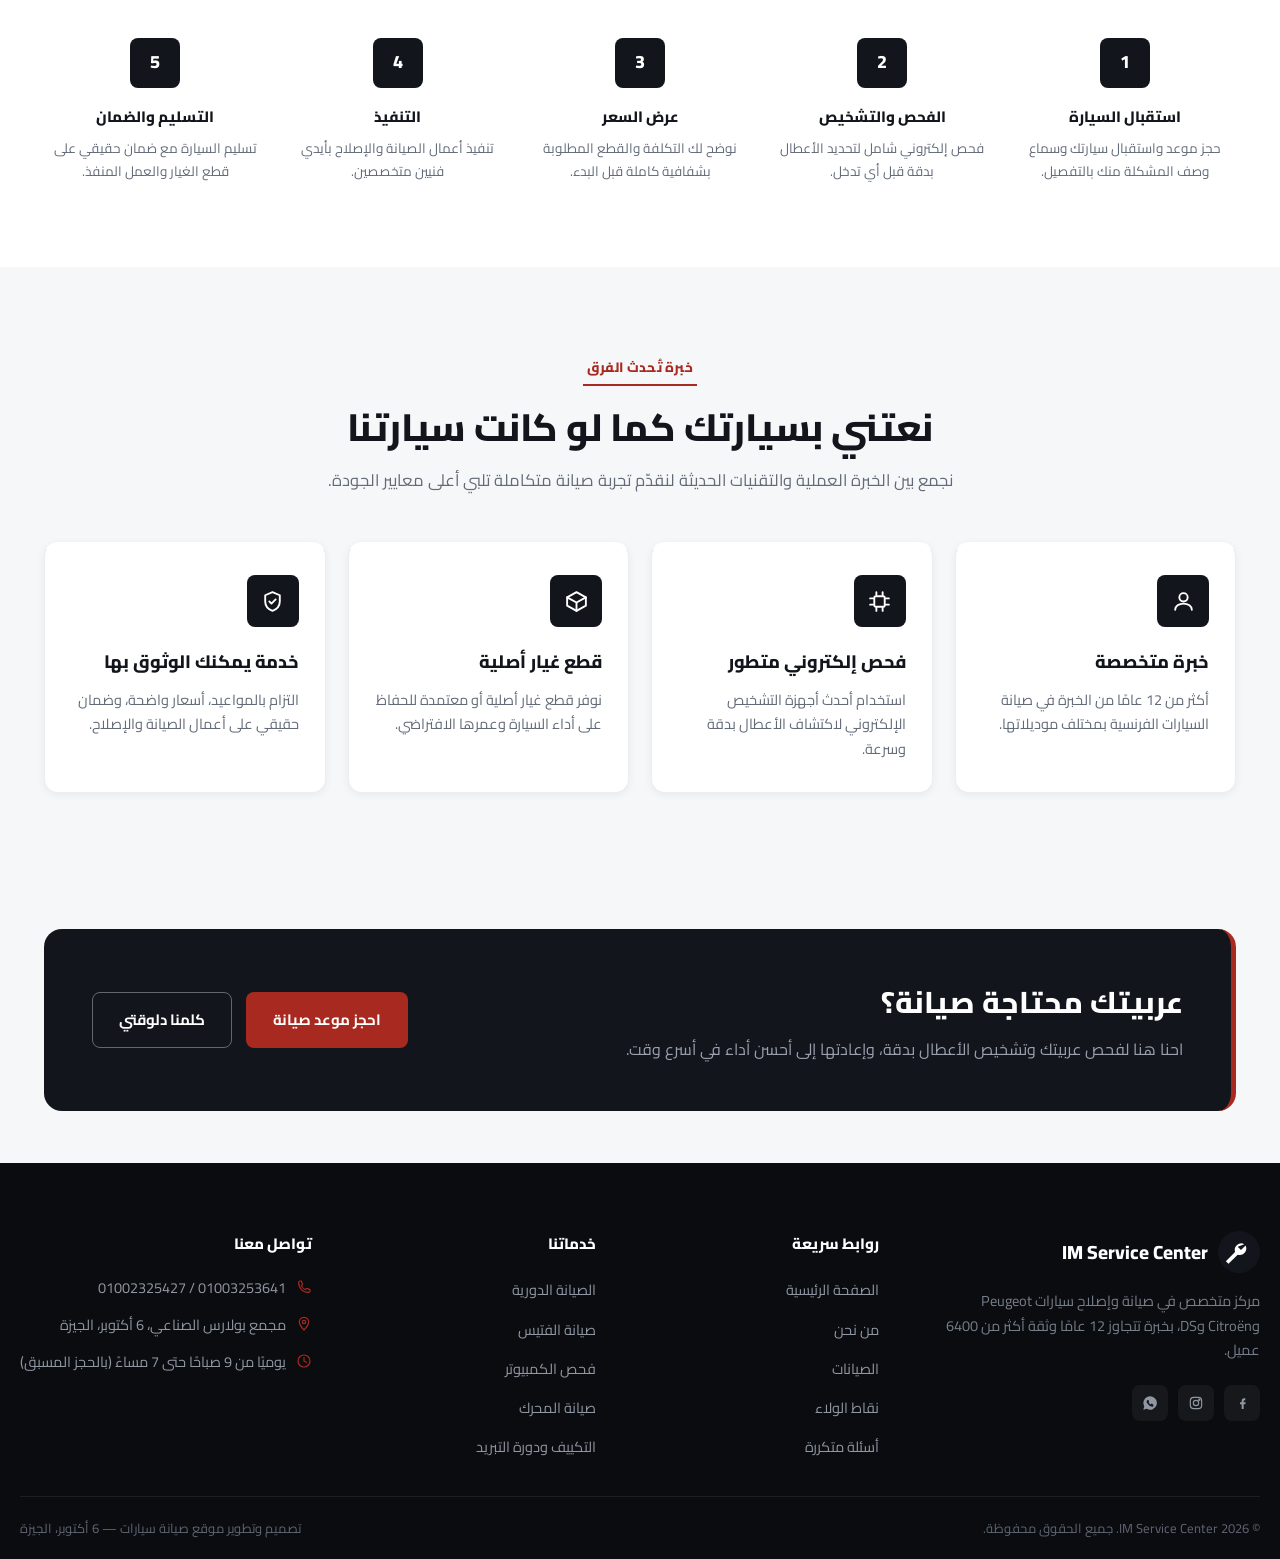
<file: services.html>
<!doctype html>
<html lang="ar" dir="rtl">
<head>
<meta charset="UTF-8">
<meta name="viewport" content="width=device-width, initial-scale=1">
<title>خدمات الصيانة | IM Service Center</title>
<meta name="description" content="خدمات صيانة شاملة لسيارات Peugeot وCitroën وDS: صيانة دورية، فتيس، فحص كمبيوتر، كهرباء، محرك، وتكييف. فريق فني متخصص وأحدث أجهزة التشخيص.">
<link rel="icon" href="data:image/svg+xml,%3Csvg xmlns='http://www.w3.org/2000/svg' viewBox='0 0 64 64'%3E%3Ccircle cx='32' cy='32' r='32' fill='%2312151b'/%3E%3Cpath d='M40 20a10 10 0 0 0-14 12l-14 14 4 4 14-14a10 10 0 0 0 12-14l-7 7-5-5z' fill='%23ffffff'/%3E%3C/svg%3E">
<link rel="preconnect" href="https://fonts.googleapis.com">
<link rel="preconnect" href="https://fonts.gstatic.com" crossorigin>
<link href="https://fonts.googleapis.com/css2?family=Cairo:wght@400;600;700;800;900&display=swap" rel="stylesheet">
<link rel="stylesheet" href="assets/css/style.css">
</head>
<body>

<div class="topbar">
  <div class="container">
    <div class="topbar-right">
      <a href="tel:+201002325427"><svg viewBox="0 0 24 24" fill="none" stroke="currentColor" stroke-width="1.8" stroke-linecap="round" stroke-linejoin="round"><path d="M4 5c0-1 1-2 2-2h2l2 5-2 2c1 3 3 5 6 6l2-2 5 2v2c0 1-1 2-2 2C10 20 4 14 4 5Z"/></svg><span class="ltr">01002325427</span></a>
      <a href="tel:+201003253641"><svg viewBox="0 0 24 24" fill="none" stroke="currentColor" stroke-width="1.8" stroke-linecap="round" stroke-linejoin="round"><path d="M4 5c0-1 1-2 2-2h2l2 5-2 2c1 3 3 5 6 6l2-2 5 2v2c0 1-1 2-2 2C10 20 4 14 4 5Z"/></svg><span class="ltr">01003253641</span></a>
      <span><svg viewBox="0 0 24 24" fill="none" stroke="currentColor" stroke-width="1.8" stroke-linecap="round" stroke-linejoin="round"><circle cx="12" cy="12" r="9"/><path d="M12 7v5l3.5 2"/></svg>من ٩ صباحًا حتى ٧ مساءً (بالحجز المسبق)</span>
    </div>
    <div class="topbar-left">
      <a href="https://maps.app.goo.gl/" target="_blank" rel="noopener"><svg viewBox="0 0 24 24" fill="none" stroke="currentColor" stroke-width="1.8" stroke-linecap="round" stroke-linejoin="round"><path d="M12 21s7-7.2 7-12a7 7 0 1 0-14 0c0 4.8 7 12 7 12Z"/><circle cx="12" cy="9" r="2.5"/></svg>مجمع بولارس الصناعي، ٦ أكتوبر</a>
    </div>
  </div>
</div>

<header class="site-header">
  <div class="container header-inner">
    <a href="index.html" class="brand">
      <svg class="brand-mark" viewBox="0 0 64 64"><circle cx="32" cy="32" r="32" fill="#12151b"/><path d="M40 20a10 10 0 0 0-14 12l-14 14 4 4 14-14a10 10 0 0 0 12-14l-7 7-5-5z" fill="#ffffff"/></svg>
      <span>IM Service Center<small>PEUGEOT · CITROËN · DS</small></span>
    </a>

    <nav class="main-nav" id="mainNav">
      <a href="index.html">الصفحة الرئيسية</a>
      <a href="shop.html">المتجر</a>
      <a href="services.html" class="active">الصيانات</a>
      <a href="loyalty.html">نقاط الولاء</a>
      <a href="faq.html">أسئلة متكررة</a>
      <a href="about.html">من نحن</a>
      <a href="contact.html">تواصل معنا</a>
    </nav>

    <div class="header-cta">
      <a href="contact.html" class="btn btn-outline btn-sm">تواصل معنا</a>
      <a href="tel:+201003253641" class="btn btn-primary btn-sm">
        <svg viewBox="0 0 24 24" fill="none" stroke="currentColor" stroke-width="2" stroke-linecap="round" stroke-linejoin="round"><rect x="3.5" y="5" width="17" height="15" rx="2"/><path d="M8 3v4M16 3v4M3.5 10h17"/></svg>
        <span class="long">حجز موعد صيانة</span>
      </a>
      <button class="nav-toggle" aria-label="فتح القائمة">
        <svg viewBox="0 0 24 24" fill="none" stroke="currentColor" stroke-width="1.8" stroke-linecap="round"><path d="M4 7h16M4 12h16M4 17h16"/></svg>
      </button>
    </div>
  </div>
</header>
<div class="nav-scrim"></div>

<!-- ================= PAGE HERO ================= -->
<section class="page-hero">
  <div class="container">
    <span class="hero-badge">
      <svg viewBox="0 0 24 24" fill="none" stroke="currentColor" stroke-width="1.8" stroke-linecap="round" stroke-linejoin="round"><rect x="4" y="9" width="12" height="8" rx="1.5"/><path d="M8 9V6h5v3M16 12h4M16 15h3"/></svg>
      خدمات الصيانة
    </span>
    <h1>حلول صيانة متكاملة لسيارات مجموعة PSA</h1>
    <p>نقدّم حلول صيانة متكاملة لسيارات Peugeot وCitroën وDS باستخدام أحدث أجهزة التشخيص وفريق فني متخصص، من الفحص الأولي حتى التسليم.</p>
    <div class="breadcrumb">
      <a href="index.html">الرئيسية</a>
      <svg viewBox="0 0 24 24" fill="none" stroke="currentColor" stroke-width="2" stroke-linecap="round" stroke-linejoin="round"><path d="M10 6l6 6-6 6"/></svg>
      <span>الصيانات</span>
    </div>
  </div>
</section>

<!-- ================= SERVICES GRID ================= -->
<section class="section">
  <div class="container">
    <div class="grid-3">

      <div class="service-card reveal">
        <div class="feature-icon"><svg viewBox="0 0 24 24" fill="none" stroke="currentColor" stroke-width="1.8" stroke-linecap="round" stroke-linejoin="round"><path d="M12 3s6 6.5 6 11a6 6 0 0 1-12 0c0-4.5 6-11 6-11Z"/></svg></div>
        <h3>الصيانة الدورية</h3>
        <p>نحافظ على أداء سيارتك من خلال تغيير الزيوت والفلاتر، وفحص جميع الأنظمة الأساسية وفقًا لتوصيات الشركة المصنعة.</p>
        <ul class="check-list" style="margin-top:0;">
          <li><span class="tick" style="width:18px;height:18px;"><svg viewBox="0 0 24 24" fill="none" stroke="currentColor" stroke-width="3"><path d="M5 12l5 5L19 7"/></svg></span>تغيير زيت المحرك والفلاتر</li>
          <li><span class="tick" style="width:18px;height:18px;"><svg viewBox="0 0 24 24" fill="none" stroke="currentColor" stroke-width="3"><path d="M5 12l5 5L19 7"/></svg></span>فحص شامل لكل الأنظمة</li>
        </ul>
      </div>

      <div class="service-card reveal">
        <div class="feature-icon"><svg viewBox="0 0 24 24" fill="none" stroke="currentColor" stroke-width="1.6" stroke-linecap="round" stroke-linejoin="round"><circle cx="12" cy="12" r="3.2"/><path d="M19 12a7 7 0 0 0-.1-1.2l2-1.5-2-3.4-2.3.9a7 7 0 0 0-2-1.2L14.2 3H9.8l-.4 2.6a7 7 0 0 0-2 1.2l-2.3-.9-2 3.4 2 1.5A7 7 0 0 0 5 12c0 .4 0 .8.1 1.2l-2 1.5 2 3.4 2.3-.9c.6.5 1.3.9 2 1.2l.4 2.6h4.4l.4-2.6c.7-.3 1.4-.7 2-1.2l2.3.9 2-3.4-2-1.5c.1-.4.1-.8.1-1.2Z"/></svg></div>
        <h3>صيانة الفتيس</h3>
        <p>فحص وإصلاح ناقل الحركة الأوتوماتيك والمانيوال لضمان أداء سلس وآمن وحماية المحرك من الأعطال المرتبطة.</p>
        <ul class="check-list" style="margin-top:0;">
          <li><span class="tick" style="width:18px;height:18px;"><svg viewBox="0 0 24 24" fill="none" stroke="currentColor" stroke-width="3"><path d="M5 12l5 5L19 7"/></svg></span>فحص وتغيير زيت الفتيس</li>
          <li><span class="tick" style="width:18px;height:18px;"><svg viewBox="0 0 24 24" fill="none" stroke="currentColor" stroke-width="3"><path d="M5 12l5 5L19 7"/></svg></span>إصلاح أعطال ناقل الحركة</li>
        </ul>
      </div>

      <div class="service-card reveal">
        <div class="feature-icon"><svg viewBox="0 0 24 24" fill="none" stroke="currentColor" stroke-width="1.8" stroke-linecap="round" stroke-linejoin="round"><rect x="7" y="7" width="10" height="10" rx="1.5"/><path d="M9 3v3M15 3v3M9 18v3M15 18v3M3 9h3M3 15h3M18 9h3M18 15h3"/></svg></div>
        <h3>فحص الكمبيوتر</h3>
        <p>تشخيص جميع الأعطال الإلكترونية باستخدام أحدث أجهزة الفحص لتحديد المشكلة بدقة وسرعة قبل بدء أي إصلاح.</p>
        <ul class="check-list" style="margin-top:0;">
          <li><span class="tick" style="width:18px;height:18px;"><svg viewBox="0 0 24 24" fill="none" stroke="currentColor" stroke-width="3"><path d="M5 12l5 5L19 7"/></svg></span>قراءة أكواد الأعطال</li>
          <li><span class="tick" style="width:18px;height:18px;"><svg viewBox="0 0 24 24" fill="none" stroke="currentColor" stroke-width="3"><path d="M5 12l5 5L19 7"/></svg></span>تقرير تشخيص مفصّل</li>
        </ul>
      </div>

      <div class="service-card reveal">
        <div class="feature-icon"><svg viewBox="0 0 24 24" fill="currentColor"><path d="M13 2 3 14h6l-1 8 11-13h-6l1-7Z"/></svg></div>
        <h3>صيانة الكهرباء</h3>
        <p>إصلاح جميع أعطال الكهرباء، الحساسات، الكنترول، وأنظمة الإضاءة والتشغيل بدقة عالية.</p>
        <ul class="check-list" style="margin-top:0;">
          <li><span class="tick" style="width:18px;height:18px;"><svg viewBox="0 0 24 24" fill="none" stroke="currentColor" stroke-width="3"><path d="M5 12l5 5L19 7"/></svg></span>فحص الحساسات والكنترول</li>
          <li><span class="tick" style="width:18px;height:18px;"><svg viewBox="0 0 24 24" fill="none" stroke="currentColor" stroke-width="3"><path d="M5 12l5 5L19 7"/></svg></span>إصلاح أنظمة الإضاءة</li>
        </ul>
      </div>

      <div class="service-card reveal">
        <div class="feature-icon"><svg viewBox="0 0 24 24" fill="none" stroke="currentColor" stroke-width="1.8" stroke-linecap="round" stroke-linejoin="round"><rect x="4" y="9" width="12" height="8" rx="1.5"/><path d="M8 9V6h5v3M16 12h4M16 15h3"/></svg></div>
        <h3>صيانة المحرك</h3>
        <p>إصلاح جميع أعطال المحرك واستعادة كفاءته باستخدام أحدث المعدات وقطع الغيار المناسبة لكل موديل.</p>
        <ul class="check-list" style="margin-top:0;">
          <li><span class="tick" style="width:18px;height:18px;"><svg viewBox="0 0 24 24" fill="none" stroke="currentColor" stroke-width="3"><path d="M5 12l5 5L19 7"/></svg></span>فحص الأداء والاهتزازات</li>
          <li><span class="tick" style="width:18px;height:18px;"><svg viewBox="0 0 24 24" fill="none" stroke="currentColor" stroke-width="3"><path d="M5 12l5 5L19 7"/></svg></span>إصلاح وتبديل الأجزاء التالفة</li>
        </ul>
      </div>

      <div class="service-card reveal">
        <div class="feature-icon"><svg viewBox="0 0 24 24" fill="none" stroke="currentColor" stroke-width="1.8" stroke-linecap="round"><path d="M12 2v20M4.5 6l15 12M19.5 6l-15 12M8 4l4 3 4-3M8 20l4-3 4 3M2 12h4M18 12h4"/></svg></div>
        <h3>التكييف ودورة التبريد</h3>
        <p>فحص وصيانة نظام التكييف، شحن الفريون، وصيانة الرديياتير ودورة التبريد للحفاظ على كفاءة السيارة.</p>
        <ul class="check-list" style="margin-top:0;">
          <li><span class="tick" style="width:18px;height:18px;"><svg viewBox="0 0 24 24" fill="none" stroke="currentColor" stroke-width="3"><path d="M5 12l5 5L19 7"/></svg></span>شحن الفريون وفحص التسريب</li>
          <li><span class="tick" style="width:18px;height:18px;"><svg viewBox="0 0 24 24" fill="none" stroke="currentColor" stroke-width="3"><path d="M5 12l5 5L19 7"/></svg></span>صيانة الرديياتير ومروحة التبريد</li>
        </ul>
      </div>

    </div>
  </div>
</section>

<!-- ================= PROCESS ================= -->
<section class="section" style="background:#fff;border-top:1px solid var(--ink-100);">
  <div class="container">
    <div class="section-head center reveal">
      <span class="eyebrow">آلية العمل</span>
      <h2 class="section-title">خمس خطوات بسيطة لسيارة في أفضل حالاتها</h2>
    </div>
    <div class="process">
      <div class="process-step reveal">
        <div class="num">1</div>
        <h4>استقبال السيارة</h4>
        <p>حجز موعد واستقبال سيارتك وسماع وصف المشكلة منك بالتفصيل.</p>
      </div>
      <div class="process-step reveal">
        <div class="num">2</div>
        <h4>الفحص والتشخيص</h4>
        <p>فحص إلكتروني شامل لتحديد الأعطال بدقة قبل أي تدخل.</p>
      </div>
      <div class="process-step reveal">
        <div class="num">3</div>
        <h4>عرض السعر</h4>
        <p>نوضح لك التكلفة والقطع المطلوبة بشفافية كاملة قبل البدء.</p>
      </div>
      <div class="process-step reveal">
        <div class="num">4</div>
        <h4>التنفيذ</h4>
        <p>تنفيذ أعمال الصيانة والإصلاح بأيدي فنيين متخصصين.</p>
      </div>
      <div class="process-step reveal">
        <div class="num">5</div>
        <h4>التسليم والضمان</h4>
        <p>تسليم السيارة مع ضمان حقيقي على قطع الغيار والعمل المنفذ.</p>
      </div>
    </div>
  </div>
</section>

<!-- ================= WHY US (reuse) ================= -->
<section class="section">
  <div class="container">
    <div class="section-head center reveal">
      <span class="eyebrow">خبرة تُحدث الفرق</span>
      <h2 class="section-title">نعتني بسيارتك كما لو كانت سيارتنا</h2>
      <p class="section-sub">نجمع بين الخبرة العملية والتقنيات الحديثة لنقدّم تجربة صيانة متكاملة تلبي أعلى معايير الجودة.</p>
    </div>
    <div class="grid-4">
      <div class="feature-card reveal">
        <div class="feature-icon"><svg viewBox="0 0 24 24" fill="none" stroke="currentColor" stroke-width="1.8" stroke-linecap="round" stroke-linejoin="round"><circle cx="12" cy="8" r="4"/><path d="M4 20c0-3.5 3.5-6 8-6s8 2.5 8 6"/></svg></div>
        <h3>خبرة متخصصة</h3>
        <p>أكثر من 12 عامًا من الخبرة في صيانة السيارات الفرنسية بمختلف موديلاتها.</p>
      </div>
      <div class="feature-card reveal">
        <div class="feature-icon"><svg viewBox="0 0 24 24" fill="none" stroke="currentColor" stroke-width="1.8" stroke-linecap="round" stroke-linejoin="round"><rect x="7" y="7" width="10" height="10" rx="1.5"/><path d="M9 3v3M15 3v3M9 18v3M15 18v3M3 9h3M3 15h3M18 9h3M18 15h3"/></svg></div>
        <h3>فحص إلكتروني متطور</h3>
        <p>استخدام أحدث أجهزة التشخيص الإلكتروني لاكتشاف الأعطال بدقة وسرعة.</p>
      </div>
      <div class="feature-card reveal">
        <div class="feature-icon"><svg viewBox="0 0 24 24" fill="none" stroke="currentColor" stroke-width="1.8" stroke-linecap="round" stroke-linejoin="round"><path d="M21 8 12 3 3 8v8l9 5 9-5Z"/><path d="M3 8l9 5 9-5M12 13v8"/></svg></div>
        <h3>قطع غيار أصلية</h3>
        <p>نوفر قطع غيار أصلية أو معتمدة للحفاظ على أداء السيارة وعمرها الافتراضي.</p>
      </div>
      <div class="feature-card reveal">
        <div class="feature-icon"><svg viewBox="0 0 24 24" fill="none" stroke="currentColor" stroke-width="1.8" stroke-linecap="round" stroke-linejoin="round"><path d="M12 3l7 3v6c0 5-3 7.5-7 9-4-1.5-7-4-7-9V6Z"/><path d="m9 12 2 2 4-4"/></svg></div>
        <h3>خدمة يمكنك الوثوق بها</h3>
        <p>التزام بالمواعيد، أسعار واضحة، وضمان حقيقي على أعمال الصيانة والإصلاح.</p>
      </div>
    </div>
  </div>
</section>

<!-- ================= CTA ================= -->
<section class="section--sm">
  <div class="container">
    <div class="cta-banner reveal">
      <div>
        <h2>عربيتك محتاجة صيانة؟</h2>
        <p>احنا هنا لفحص عربيتك وتشخيص الأعطال بدقة، وإعادتها إلى أحسن أداء في أسرع وقت.</p>
      </div>
      <div class="actions">
        <a href="contact.html" class="btn btn-amber">احجز موعد صيانة</a>
        <a href="tel:+201003253641" class="btn btn-ghost">كلمنا دلوقتي</a>
      </div>
    </div>
  </div>
</section>

<!-- ================= FOOTER ================= -->
<footer class="site-footer">
  <div class="container footer-top">
    <div class="footer-grid">
      <div class="footer-brand">
        <a href="index.html" class="brand">
          <svg class="brand-mark" viewBox="0 0 64 64"><circle cx="32" cy="32" r="32" fill="#12151b"/><path d="M40 20a10 10 0 0 0-14 12l-14 14 4 4 14-14a10 10 0 0 0 12-14l-7 7-5-5z" fill="#ffffff"/></svg>
          <span>IM Service Center</span>
        </a>
        <p>مركز متخصص في صيانة وإصلاح سيارات Peugeot وCitroën وDS، بخبرة تتجاوز 12 عامًا وثقة أكثر من 6400 عميل.</p>
        <div class="footer-social">
          <a href="#" aria-label="فيسبوك"><svg viewBox="0 0 24 24" fill="currentColor"><path d="M15 8h2V5h-2c-2 0-3.5 1.5-3.5 3.5V11H9v3h2.5v7h3v-7H17l.5-3h-3V9c0-.5.5-1 1-1Z"/></svg></a>
          <a href="#" aria-label="إنستجرام"><svg viewBox="0 0 24 24" fill="none" stroke="currentColor" stroke-width="1.7"><rect x="3.5" y="3.5" width="17" height="17" rx="5"/><circle cx="12" cy="12" r="4"/><circle cx="17" cy="7" r="1"/></svg></a>
          <a href="https://wa.me/201003253641" target="_blank" rel="noopener" aria-label="واتساب"><svg viewBox="0 0 24 24" fill="currentColor"><path d="M12 2a10 10 0 0 0-8.6 15L2 22l5.2-1.4A10 10 0 1 0 12 2Zm5.6 14.3c-.2.6-1.3 1.2-1.8 1.2-.5.1-1 .1-1.6-.1-.4-.1-.9-.3-1.5-.6-2.7-1.2-4.4-3.9-4.6-4.1-.1-.2-1.1-1.4-1.1-2.7s.7-1.9 1-2.2c.2-.3.5-.3.7-.3h.5c.2 0 .4 0 .6.5.2.5.7 1.8.8 1.9.1.2.1.3 0 .5-.1.2-.2.3-.3.5-.2.2-.3.3-.1.6.7 1.2 1.5 1.9 2.6 2.5.2.1.4.1.5-.1.2-.2.6-.7.8-.9.2-.2.3-.2.5-.1l1.7.8c.2.1.3.2.4.3.1.2.1.9-.1 1.4Z"/></svg></a>
        </div>
      </div>
      <div class="footer-col">
        <h4>روابط سريعة</h4>
        <ul>
          <li><a href="index.html">الصفحة الرئيسية</a></li>
          <li><a href="about.html">من نحن</a></li>
          <li><a href="services.html">الصيانات</a></li>
          <li><a href="loyalty.html">نقاط الولاء</a></li>
          <li><a href="faq.html">أسئلة متكررة</a></li>
        </ul>
      </div>
      <div class="footer-col">
        <h4>خدماتنا</h4>
        <ul>
          <li><a href="services.html">الصيانة الدورية</a></li>
          <li><a href="services.html">صيانة الفتيس</a></li>
          <li><a href="services.html">فحص الكمبيوتر</a></li>
          <li><a href="services.html">صيانة المحرك</a></li>
          <li><a href="services.html">التكييف ودورة التبريد</a></li>
        </ul>
      </div>
      <div class="footer-col">
        <h4>تواصل معنا</h4>
        <ul class="footer-contact">
          <li><svg viewBox="0 0 24 24" fill="none" stroke="currentColor" stroke-width="1.8" stroke-linecap="round" stroke-linejoin="round"><path d="M4 5c0-1 1-2 2-2h2l2 5-2 2c1 3 3 5 6 6l2-2 5 2v2c0 1-1 2-2 2C10 20 4 14 4 5Z"/></svg><span class="ltr">01002325427 / 01003253641</span></li>
          <li><svg viewBox="0 0 24 24" fill="none" stroke="currentColor" stroke-width="1.8" stroke-linecap="round" stroke-linejoin="round"><path d="M12 21s7-7.2 7-12a7 7 0 1 0-14 0c0 4.8 7 12 7 12Z"/><circle cx="12" cy="9" r="2.5"/></svg><span>مجمع بولارس الصناعي، 6 أكتوبر، الجيزة</span></li>
          <li><svg viewBox="0 0 24 24" fill="none" stroke="currentColor" stroke-width="1.8" stroke-linecap="round" stroke-linejoin="round"><circle cx="12" cy="12" r="9"/><path d="M12 7v5l3.5 2"/></svg><span>يوميًا من 9 صباحًا حتى 7 مساءً (بالحجز المسبق)</span></li>
        </ul>
      </div>
    </div>
  </div>
  <div class="container footer-bottom">
    <span>© <span id="year"></span> IM Service Center. جميع الحقوق محفوظة.</span>
    <span>تصميم وتطوير موقع صيانة سيارات — 6 أكتوبر، الجيزة</span>
  </div>
</footer>

<a class="float-btn wa-float" href="https://wa.me/201003253641" target="_blank" rel="noopener" aria-label="تواصل عبر واتساب">
  <svg viewBox="0 0 24 24" fill="currentColor"><path d="M12 2a10 10 0 0 0-8.6 15L2 22l5.2-1.4A10 10 0 1 0 12 2Zm5.6 14.3c-.2.6-1.3 1.2-1.8 1.2-.5.1-1 .1-1.6-.1-.4-.1-.9-.3-1.5-.6-2.7-1.2-4.4-3.9-4.6-4.1-.1-.2-1.1-1.4-1.1-2.7s.7-1.9 1-2.2c.2-.3.5-.3.7-.3h.5c.2 0 .4 0 .6.5.2.5.7 1.8.8 1.9.1.2.1.3 0 .5-.1.2-.2.3-.3.5-.2.2-.3.3-.1.6.7 1.2 1.5 1.9 2.6 2.5.2.1.4.1.5-.1.2-.2.6-.7.8-.9.2-.2.3-.2.5-.1l1.7.8c.2.1.3.2.4.3.1.2.1.9-.1 1.4Z"/></svg>
</a>
<button class="float-btn top-float" aria-label="العودة للأعلى">
  <svg viewBox="0 0 24 24" fill="none" stroke="currentColor" stroke-width="2" stroke-linecap="round" stroke-linejoin="round"><path d="M6 15l6-6 6 6"/></svg>
</button>

<script>document.getElementById("year").textContent = new Date().getFullYear();</script>
<script src="assets/js/main.js"></script>
</body>
</html>
</file>
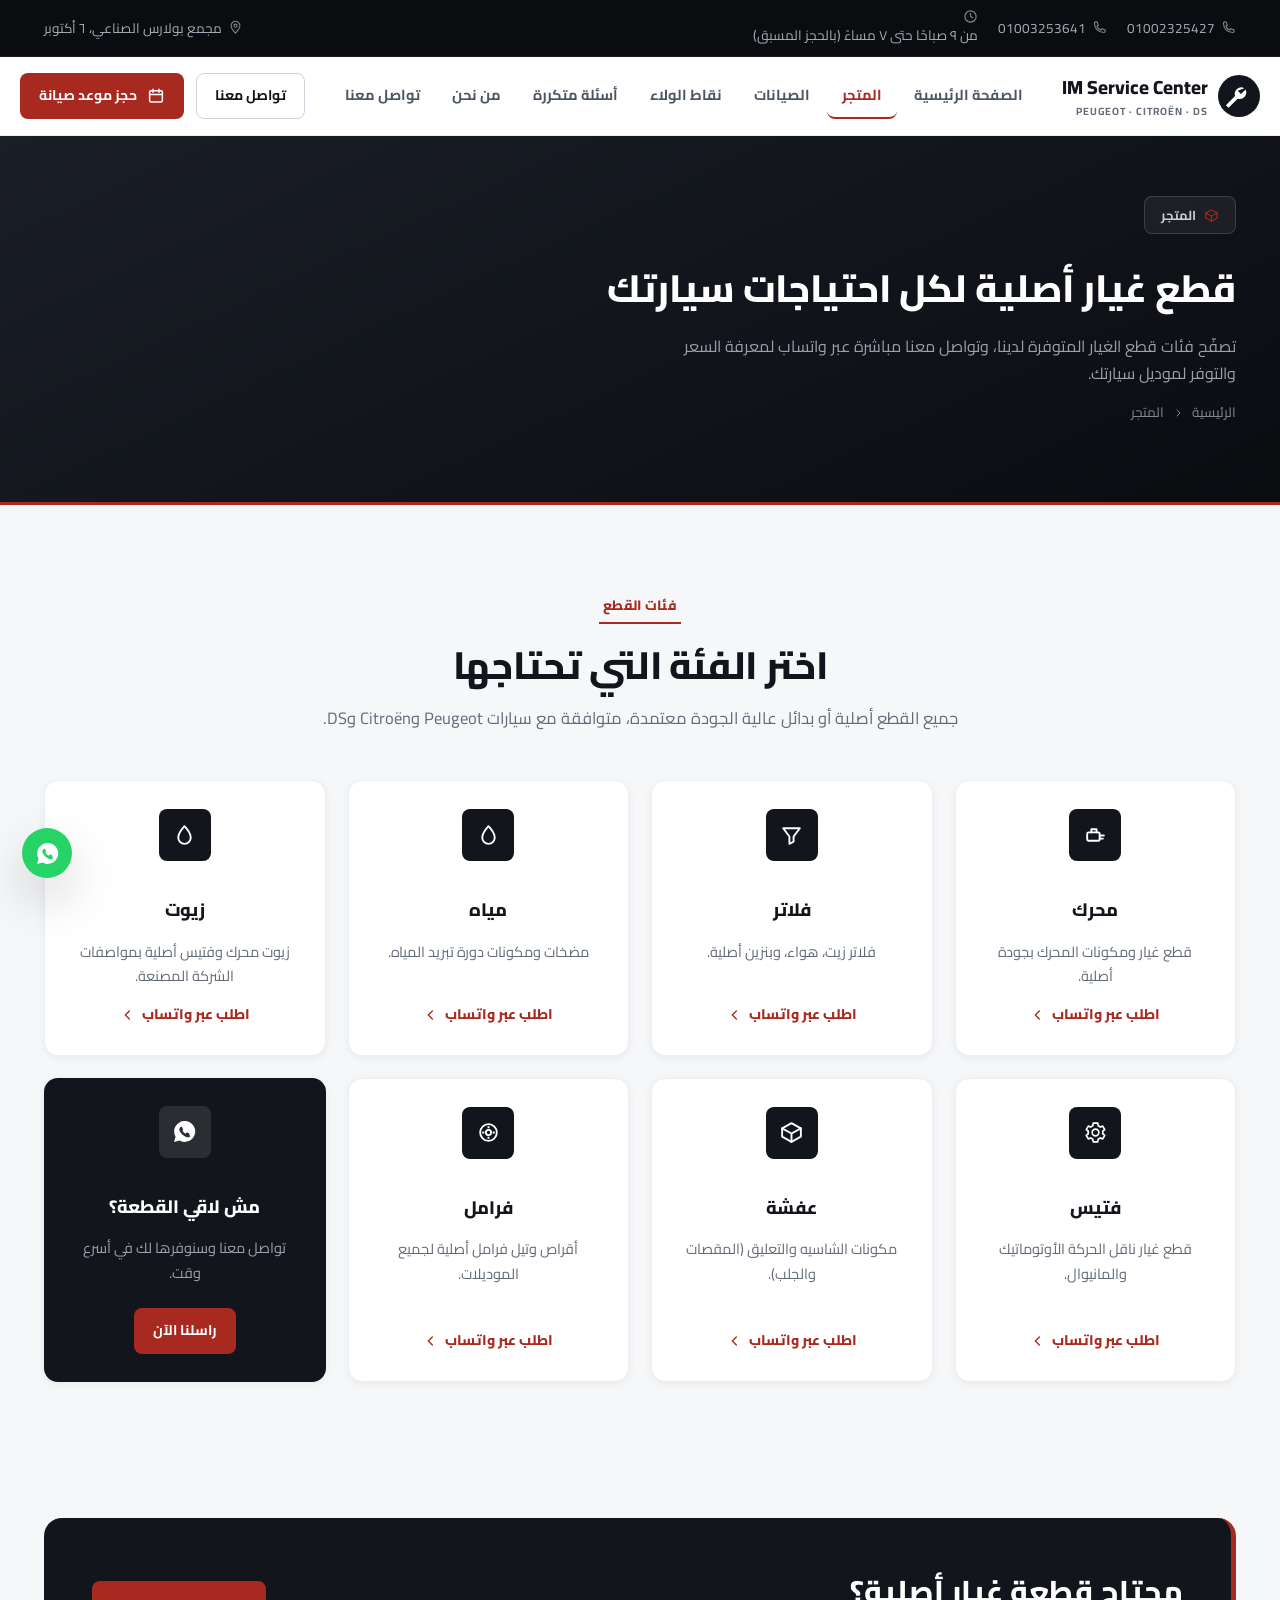
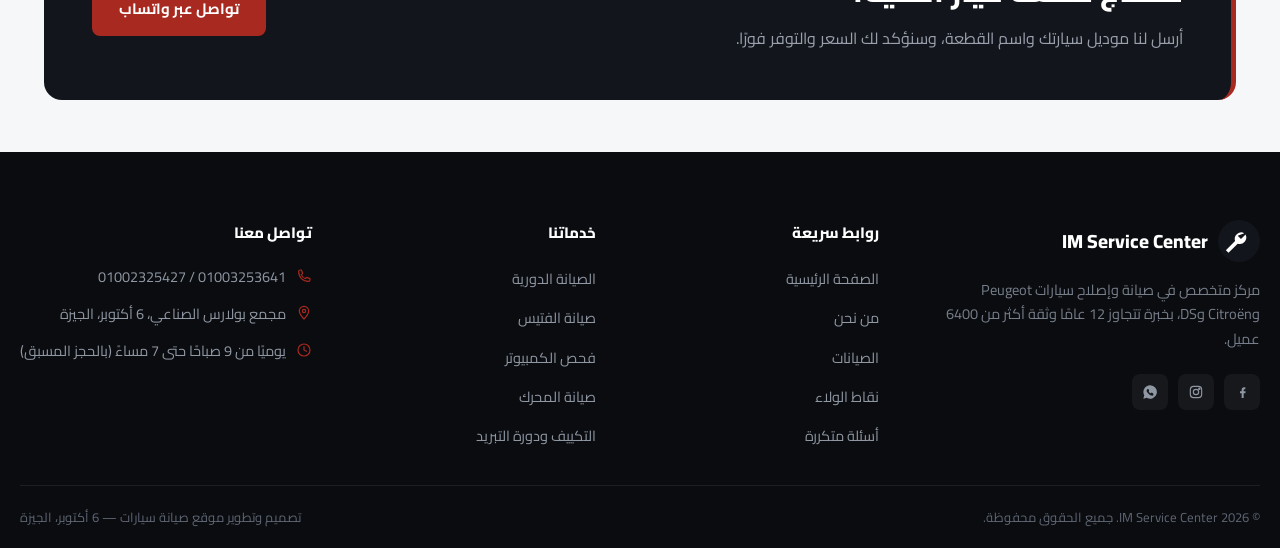
<file: shop.html>
<!doctype html>
<html lang="ar" dir="rtl">
<head>
<meta charset="UTF-8">
<meta name="viewport" content="width=device-width, initial-scale=1">
<title>المتجر | قطع غيار أصلية | IM Service Center</title>
<meta name="description" content="قطع غيار أصلية ومعتمدة لسيارات Peugeot وCitroën وDS: زيوت، فلاتر، مياه، فتيس، عفشة، فرامل، ومحرك. اطلب عبر واتساب بسهولة.">
<link rel="icon" href="data:image/svg+xml,%3Csvg xmlns='http://www.w3.org/2000/svg' viewBox='0 0 64 64'%3E%3Ccircle cx='32' cy='32' r='32' fill='%2312151b'/%3E%3Cpath d='M40 20a10 10 0 0 0-14 12l-14 14 4 4 14-14a10 10 0 0 0 12-14l-7 7-5-5z' fill='%23ffffff'/%3E%3C/svg%3E">
<link rel="preconnect" href="https://fonts.googleapis.com">
<link rel="preconnect" href="https://fonts.gstatic.com" crossorigin>
<link href="https://fonts.googleapis.com/css2?family=Cairo:wght@400;600;700;800;900&display=swap" rel="stylesheet">
<link rel="stylesheet" href="assets/css/style.css">
</head>
<body>

<div class="topbar">
  <div class="container">
    <div class="topbar-right">
      <a href="tel:+201002325427"><svg viewBox="0 0 24 24" fill="none" stroke="currentColor" stroke-width="1.8" stroke-linecap="round" stroke-linejoin="round"><path d="M4 5c0-1 1-2 2-2h2l2 5-2 2c1 3 3 5 6 6l2-2 5 2v2c0 1-1 2-2 2C10 20 4 14 4 5Z"/></svg><span class="ltr">01002325427</span></a>
      <a href="tel:+201003253641"><svg viewBox="0 0 24 24" fill="none" stroke="currentColor" stroke-width="1.8" stroke-linecap="round" stroke-linejoin="round"><path d="M4 5c0-1 1-2 2-2h2l2 5-2 2c1 3 3 5 6 6l2-2 5 2v2c0 1-1 2-2 2C10 20 4 14 4 5Z"/></svg><span class="ltr">01003253641</span></a>
      <span><svg viewBox="0 0 24 24" fill="none" stroke="currentColor" stroke-width="1.8" stroke-linecap="round" stroke-linejoin="round"><circle cx="12" cy="12" r="9"/><path d="M12 7v5l3.5 2"/></svg>من ٩ صباحًا حتى ٧ مساءً (بالحجز المسبق)</span>
    </div>
    <div class="topbar-left">
      <a href="https://maps.app.goo.gl/" target="_blank" rel="noopener"><svg viewBox="0 0 24 24" fill="none" stroke="currentColor" stroke-width="1.8" stroke-linecap="round" stroke-linejoin="round"><path d="M12 21s7-7.2 7-12a7 7 0 1 0-14 0c0 4.8 7 12 7 12Z"/><circle cx="12" cy="9" r="2.5"/></svg>مجمع بولارس الصناعي، ٦ أكتوبر</a>
    </div>
  </div>
</div>

<header class="site-header">
  <div class="container header-inner">
    <a href="index.html" class="brand">
      <svg class="brand-mark" viewBox="0 0 64 64"><circle cx="32" cy="32" r="32" fill="#12151b"/><path d="M40 20a10 10 0 0 0-14 12l-14 14 4 4 14-14a10 10 0 0 0 12-14l-7 7-5-5z" fill="#ffffff"/></svg>
      <span>IM Service Center<small>PEUGEOT · CITROËN · DS</small></span>
    </a>

    <nav class="main-nav" id="mainNav">
      <a href="index.html">الصفحة الرئيسية</a>
      <a href="shop.html" class="active">المتجر</a>
      <a href="services.html">الصيانات</a>
      <a href="loyalty.html">نقاط الولاء</a>
      <a href="faq.html">أسئلة متكررة</a>
      <a href="about.html">من نحن</a>
      <a href="contact.html">تواصل معنا</a>
    </nav>

    <div class="header-cta">
      <a href="contact.html" class="btn btn-outline btn-sm">تواصل معنا</a>
      <a href="tel:+201003253641" class="btn btn-primary btn-sm">
        <svg viewBox="0 0 24 24" fill="none" stroke="currentColor" stroke-width="2" stroke-linecap="round" stroke-linejoin="round"><rect x="3.5" y="5" width="17" height="15" rx="2"/><path d="M8 3v4M16 3v4M3.5 10h17"/></svg>
        <span class="long">حجز موعد صيانة</span>
      </a>
      <button class="nav-toggle" aria-label="فتح القائمة">
        <svg viewBox="0 0 24 24" fill="none" stroke="currentColor" stroke-width="1.8" stroke-linecap="round"><path d="M4 7h16M4 12h16M4 17h16"/></svg>
      </button>
    </div>
  </div>
</header>
<div class="nav-scrim"></div>

<!-- ================= PAGE HERO ================= -->
<section class="page-hero">
  <div class="container">
    <span class="hero-badge">
      <svg viewBox="0 0 24 24" fill="none" stroke="currentColor" stroke-width="1.8" stroke-linecap="round" stroke-linejoin="round"><path d="M21 8 12 3 3 8v8l9 5 9-5Z"/><path d="M3 8l9 5 9-5M12 13v8"/></svg>
      المتجر
    </span>
    <h1>قطع غيار أصلية لكل احتياجات سيارتك</h1>
    <p>تصفّح فئات قطع الغيار المتوفرة لدينا، وتواصل معنا مباشرة عبر واتساب لمعرفة السعر والتوفر لموديل سيارتك.</p>
    <div class="breadcrumb">
      <a href="index.html">الرئيسية</a>
      <svg viewBox="0 0 24 24" fill="none" stroke="currentColor" stroke-width="2" stroke-linecap="round" stroke-linejoin="round"><path d="M10 6l6 6-6 6"/></svg>
      <span>المتجر</span>
    </div>
  </div>
</section>

<!-- ================= CATEGORIES ================= -->
<section class="section">
  <div class="container">
    <div class="section-head center reveal">
      <span class="eyebrow">فئات القطع</span>
      <h2 class="section-title">اختر الفئة التي تحتاجها</h2>
      <p class="section-sub">جميع القطع أصلية أو بدائل عالية الجودة معتمدة، متوافقة مع سيارات Peugeot وCitroën وDS.</p>
    </div>

    <div class="grid-4">

      <a href="https://wa.me/201003253641?text=%D9%85%D8%B1%D8%AD%D8%A8%D8%A7%D8%8C%20%D8%A3%D8%B1%D9%8A%D8%AF%20%D8%A7%D9%84%D8%A7%D8%B3%D8%AA%D9%81%D8%B3%D8%A7%D8%B1%20%D8%B9%D9%86%20%D9%82%D8%B7%D8%B9%20%D8%BA%D9%8A%D8%A7%D8%B1%3A%20%D9%85%D8%AD%D8%B1%D9%83" target="_blank" rel="noopener" id="محرك" class="service-card reveal" style="text-align:center;align-items:center;">
        <div class="feature-icon"><svg viewBox="0 0 24 24" fill="none" stroke="currentColor" stroke-width="1.8" stroke-linecap="round" stroke-linejoin="round"><rect x="4" y="9" width="12" height="8" rx="1.5"/><path d="M8 9V6h5v3M16 12h4M16 15h3"/></svg></div>
        <h3>محرك</h3>
        <p>قطع غيار ومكونات المحرك بجودة أصلية.</p>
        <span class="more">اطلب عبر واتساب<svg viewBox="0 0 24 24" fill="none" stroke="currentColor" stroke-width="2" stroke-linecap="round" stroke-linejoin="round"><path d="M14 6l-6 6 6 6"/></svg></span>
      </a>

      <a href="https://wa.me/201003253641?text=%D9%85%D8%B1%D8%AD%D8%A8%D8%A7%D8%8C%20%D8%A3%D8%B1%D9%8A%D8%AF%20%D8%A7%D9%84%D8%A7%D8%B3%D8%AA%D9%81%D8%B3%D8%A7%D8%B1%20%D8%B9%D9%86%20%D9%82%D8%B7%D8%B9%20%D8%BA%D9%8A%D8%A7%D8%B1%3A%20%D9%81%D9%84%D8%A7%D8%AA%D8%B1" target="_blank" rel="noopener" id="فلاتر" class="service-card reveal" style="text-align:center;align-items:center;">
        <div class="feature-icon"><svg viewBox="0 0 24 24" fill="none" stroke="currentColor" stroke-width="1.8" stroke-linecap="round" stroke-linejoin="round"><path d="M4 5h16l-6 8v5l-4 2v-7Z"/></svg></div>
        <h3>فلاتر</h3>
        <p>فلاتر زيت، هواء، وبنزين أصلية.</p>
        <span class="more">اطلب عبر واتساب<svg viewBox="0 0 24 24" fill="none" stroke="currentColor" stroke-width="2" stroke-linecap="round" stroke-linejoin="round"><path d="M14 6l-6 6 6 6"/></svg></span>
      </a>

      <a href="https://wa.me/201003253641?text=%D9%85%D8%B1%D8%AD%D8%A8%D8%A7%D8%8C%20%D8%A3%D8%B1%D9%8A%D8%AF%20%D8%A7%D9%84%D8%A7%D8%B3%D8%AA%D9%81%D8%B3%D8%A7%D8%B1%20%D8%B9%D9%86%20%D9%82%D8%B7%D8%B9%20%D8%BA%D9%8A%D8%A7%D8%B1%3A%20%D9%85%D9%8A%D8%A7%D9%87" target="_blank" rel="noopener" id="مياه" class="service-card reveal" style="text-align:center;align-items:center;">
        <div class="feature-icon"><svg viewBox="0 0 24 24" fill="none" stroke="currentColor" stroke-width="1.8" stroke-linecap="round" stroke-linejoin="round"><path d="M12 3s6 6.5 6 11a6 6 0 0 1-12 0c0-4.5 6-11 6-11Z"/></svg></div>
        <h3>مياه</h3>
        <p>مضخات ومكونات دورة تبريد المياه.</p>
        <span class="more">اطلب عبر واتساب<svg viewBox="0 0 24 24" fill="none" stroke="currentColor" stroke-width="2" stroke-linecap="round" stroke-linejoin="round"><path d="M14 6l-6 6 6 6"/></svg></span>
      </a>

      <a href="https://wa.me/201003253641?text=%D9%85%D8%B1%D8%AD%D8%A8%D8%A7%D8%8C%20%D8%A3%D8%B1%D9%8A%D8%AF%20%D8%A7%D9%84%D8%A7%D8%B3%D8%AA%D9%81%D8%B3%D8%A7%D8%B1%20%D8%B9%D9%86%20%D9%82%D8%B7%D8%B9%20%D8%BA%D9%8A%D8%A7%D8%B1%3A%20%D8%B2%D9%8A%D9%88%D8%AA" target="_blank" rel="noopener" id="زيوت" class="service-card reveal" style="text-align:center;align-items:center;">
        <div class="feature-icon"><svg viewBox="0 0 24 24" fill="none" stroke="currentColor" stroke-width="1.8" stroke-linecap="round" stroke-linejoin="round"><path d="M12 3s6 6.5 6 11a6 6 0 0 1-12 0c0-4.5 6-11 6-11Z"/></svg></div>
        <h3>زيوت</h3>
        <p>زيوت محرك وفتيس أصلية بمواصفات الشركة المصنعة.</p>
        <span class="more">اطلب عبر واتساب<svg viewBox="0 0 24 24" fill="none" stroke="currentColor" stroke-width="2" stroke-linecap="round" stroke-linejoin="round"><path d="M14 6l-6 6 6 6"/></svg></span>
      </a>

      <a href="https://wa.me/201003253641?text=%D9%85%D8%B1%D8%AD%D8%A8%D8%A7%D8%8C%20%D8%A3%D8%B1%D9%8A%D8%AF%20%D8%A7%D9%84%D8%A7%D8%B3%D8%AA%D9%81%D8%B3%D8%A7%D8%B1%20%D8%B9%D9%86%20%D9%82%D8%B7%D8%B9%20%D8%BA%D9%8A%D8%A7%D8%B1%3A%20%D9%81%D8%AA%D9%8A%D8%B3" target="_blank" rel="noopener" id="فتيس" class="service-card reveal" style="text-align:center;align-items:center;">
        <div class="feature-icon"><svg viewBox="0 0 24 24" fill="none" stroke="currentColor" stroke-width="1.6" stroke-linecap="round" stroke-linejoin="round"><circle cx="12" cy="12" r="3.2"/><path d="M19 12a7 7 0 0 0-.1-1.2l2-1.5-2-3.4-2.3.9a7 7 0 0 0-2-1.2L14.2 3H9.8l-.4 2.6a7 7 0 0 0-2 1.2l-2.3-.9-2 3.4 2 1.5A7 7 0 0 0 5 12c0 .4 0 .8.1 1.2l-2 1.5 2 3.4 2.3-.9c.6.5 1.3.9 2 1.2l.4 2.6h4.4l.4-2.6c.7-.3 1.4-.7 2-1.2l2.3.9 2-3.4-2-1.5c.1-.4.1-.8.1-1.2Z"/></svg></div>
        <h3>فتيس</h3>
        <p>قطع غيار ناقل الحركة الأوتوماتيك والمانيوال.</p>
        <span class="more">اطلب عبر واتساب<svg viewBox="0 0 24 24" fill="none" stroke="currentColor" stroke-width="2" stroke-linecap="round" stroke-linejoin="round"><path d="M14 6l-6 6 6 6"/></svg></span>
      </a>

      <a href="https://wa.me/201003253641?text=%D9%85%D8%B1%D8%AD%D8%A8%D8%A7%D8%8C%20%D8%A3%D8%B1%D9%8A%D8%AF%20%D8%A7%D9%84%D8%A7%D8%B3%D8%AA%D9%81%D8%B3%D8%A7%D8%B1%20%D8%B9%D9%86%20%D9%82%D8%B7%D8%B9%20%D8%BA%D9%8A%D8%A7%D8%B1%3A%20%D8%B9%D9%81%D8%B4%D8%A9" target="_blank" rel="noopener" id="عفشة" class="service-card reveal" style="text-align:center;align-items:center;">
        <div class="feature-icon"><svg viewBox="0 0 24 24" fill="none" stroke="currentColor" stroke-width="1.8" stroke-linecap="round" stroke-linejoin="round"><path d="M21 8 12 3 3 8v8l9 5 9-5Z"/><path d="M3 8l9 5 9-5M12 13v8"/></svg></div>
        <h3>عفشة</h3>
        <p>مكونات الشاسيه والتعليق (المقصات والجلب).</p>
        <span class="more">اطلب عبر واتساب<svg viewBox="0 0 24 24" fill="none" stroke="currentColor" stroke-width="2" stroke-linecap="round" stroke-linejoin="round"><path d="M14 6l-6 6 6 6"/></svg></span>
      </a>

      <a href="https://wa.me/201003253641?text=%D9%85%D8%B1%D8%AD%D8%A8%D8%A7%D8%8C%20%D8%A3%D8%B1%D9%8A%D8%AF%20%D8%A7%D9%84%D8%A7%D8%B3%D8%AA%D9%81%D8%B3%D8%A7%D8%B1%20%D8%B9%D9%86%20%D9%82%D8%B7%D8%B9%20%D8%BA%D9%8A%D8%A7%D8%B1%3A%20%D9%81%D8%B1%D8%A7%D9%85%D9%84" target="_blank" rel="noopener" id="فرامل" class="service-card reveal" style="text-align:center;align-items:center;">
        <div class="feature-icon"><svg viewBox="0 0 24 24" fill="none" stroke="currentColor" stroke-width="1.8"><circle cx="12" cy="12" r="8"/><circle cx="12" cy="12" r="2.5"/><path d="M12 6v2M12 16v2M6 12h2M16 12h2"/></svg></div>
        <h3>فرامل</h3>
        <p>أقراص وتيل فرامل أصلية لجميع الموديلات.</p>
        <span class="more">اطلب عبر واتساب<svg viewBox="0 0 24 24" fill="none" stroke="currentColor" stroke-width="2" stroke-linecap="round" stroke-linejoin="round"><path d="M14 6l-6 6 6 6"/></svg></span>
      </a>

      <div class="service-card reveal" style="text-align:center;align-items:center;background:var(--ink-900);color:#fff;border:none;">
        <div class="feature-icon" style="background:rgba(255,255,255,.1);color:#fff;"><svg viewBox="0 0 24 24" fill="currentColor"><path d="M12 2a10 10 0 0 0-8.6 15L2 22l5.2-1.4A10 10 0 1 0 12 2Zm5.6 14.3c-.2.6-1.3 1.2-1.8 1.2-.5.1-1 .1-1.6-.1-.4-.1-.9-.3-1.5-.6-2.7-1.2-4.4-3.9-4.6-4.1-.1-.2-1.1-1.4-1.1-2.7s.7-1.9 1-2.2c.2-.3.5-.3.7-.3h.5c.2 0 .4 0 .6.5.2.5.7 1.8.8 1.9.1.2.1.3 0 .5-.1.2-.2.3-.3.5-.2.2-.3.3-.1.6.7 1.2 1.5 1.9 2.6 2.5.2.1.4.1.5-.1.2-.2.6-.7.8-.9.2-.2.3-.2.5-.1l1.7.8c.2.1.3.2.4.3.1.2.1.9-.1 1.4Z"/></svg></div>
        <h3 style="color:#fff;">مش لاقي القطعة؟</h3>
        <p style="color:#9aa1ad;">تواصل معنا وسنوفرها لك في أسرع وقت.</p>
        <a href="https://wa.me/201003253641" target="_blank" rel="noopener" class="btn btn-amber btn-sm mt-8">راسلنا الآن</a>
      </div>

    </div>
  </div>
</section>

<!-- ================= CTA ================= -->
<section class="section--sm">
  <div class="container">
    <div class="cta-banner reveal">
      <div>
        <h2>محتاج قطعة غيار أصلية؟</h2>
        <p>أرسل لنا موديل سيارتك واسم القطعة، وسنؤكد لك السعر والتوفر فورًا.</p>
      </div>
      <div class="actions">
        <a href="https://wa.me/201003253641" target="_blank" rel="noopener" class="btn btn-amber">تواصل عبر واتساب</a>
      </div>
    </div>
  </div>
</section>

<!-- ================= FOOTER ================= -->
<footer class="site-footer">
  <div class="container footer-top">
    <div class="footer-grid">
      <div class="footer-brand">
        <a href="index.html" class="brand">
          <svg class="brand-mark" viewBox="0 0 64 64"><circle cx="32" cy="32" r="32" fill="#12151b"/><path d="M40 20a10 10 0 0 0-14 12l-14 14 4 4 14-14a10 10 0 0 0 12-14l-7 7-5-5z" fill="#ffffff"/></svg>
          <span>IM Service Center</span>
        </a>
        <p>مركز متخصص في صيانة وإصلاح سيارات Peugeot وCitroën وDS، بخبرة تتجاوز 12 عامًا وثقة أكثر من 6400 عميل.</p>
        <div class="footer-social">
          <a href="#" aria-label="فيسبوك"><svg viewBox="0 0 24 24" fill="currentColor"><path d="M15 8h2V5h-2c-2 0-3.5 1.5-3.5 3.5V11H9v3h2.5v7h3v-7H17l.5-3h-3V9c0-.5.5-1 1-1Z"/></svg></a>
          <a href="#" aria-label="إنستجرام"><svg viewBox="0 0 24 24" fill="none" stroke="currentColor" stroke-width="1.7"><rect x="3.5" y="3.5" width="17" height="17" rx="5"/><circle cx="12" cy="12" r="4"/><circle cx="17" cy="7" r="1"/></svg></a>
          <a href="https://wa.me/201003253641" target="_blank" rel="noopener" aria-label="واتساب"><svg viewBox="0 0 24 24" fill="currentColor"><path d="M12 2a10 10 0 0 0-8.6 15L2 22l5.2-1.4A10 10 0 1 0 12 2Zm5.6 14.3c-.2.6-1.3 1.2-1.8 1.2-.5.1-1 .1-1.6-.1-.4-.1-.9-.3-1.5-.6-2.7-1.2-4.4-3.9-4.6-4.1-.1-.2-1.1-1.4-1.1-2.7s.7-1.9 1-2.2c.2-.3.5-.3.7-.3h.5c.2 0 .4 0 .6.5.2.5.7 1.8.8 1.9.1.2.1.3 0 .5-.1.2-.2.3-.3.5-.2.2-.3.3-.1.6.7 1.2 1.5 1.9 2.6 2.5.2.1.4.1.5-.1.2-.2.6-.7.8-.9.2-.2.3-.2.5-.1l1.7.8c.2.1.3.2.4.3.1.2.1.9-.1 1.4Z"/></svg></a>
        </div>
      </div>
      <div class="footer-col">
        <h4>روابط سريعة</h4>
        <ul>
          <li><a href="index.html">الصفحة الرئيسية</a></li>
          <li><a href="about.html">من نحن</a></li>
          <li><a href="services.html">الصيانات</a></li>
          <li><a href="loyalty.html">نقاط الولاء</a></li>
          <li><a href="faq.html">أسئلة متكررة</a></li>
        </ul>
      </div>
      <div class="footer-col">
        <h4>خدماتنا</h4>
        <ul>
          <li><a href="services.html">الصيانة الدورية</a></li>
          <li><a href="services.html">صيانة الفتيس</a></li>
          <li><a href="services.html">فحص الكمبيوتر</a></li>
          <li><a href="services.html">صيانة المحرك</a></li>
          <li><a href="services.html">التكييف ودورة التبريد</a></li>
        </ul>
      </div>
      <div class="footer-col">
        <h4>تواصل معنا</h4>
        <ul class="footer-contact">
          <li><svg viewBox="0 0 24 24" fill="none" stroke="currentColor" stroke-width="1.8" stroke-linecap="round" stroke-linejoin="round"><path d="M4 5c0-1 1-2 2-2h2l2 5-2 2c1 3 3 5 6 6l2-2 5 2v2c0 1-1 2-2 2C10 20 4 14 4 5Z"/></svg><span class="ltr">01002325427 / 01003253641</span></li>
          <li><svg viewBox="0 0 24 24" fill="none" stroke="currentColor" stroke-width="1.8" stroke-linecap="round" stroke-linejoin="round"><path d="M12 21s7-7.2 7-12a7 7 0 1 0-14 0c0 4.8 7 12 7 12Z"/><circle cx="12" cy="9" r="2.5"/></svg><span>مجمع بولارس الصناعي، 6 أكتوبر، الجيزة</span></li>
          <li><svg viewBox="0 0 24 24" fill="none" stroke="currentColor" stroke-width="1.8" stroke-linecap="round" stroke-linejoin="round"><circle cx="12" cy="12" r="9"/><path d="M12 7v5l3.5 2"/></svg><span>يوميًا من 9 صباحًا حتى 7 مساءً (بالحجز المسبق)</span></li>
        </ul>
      </div>
    </div>
  </div>
  <div class="container footer-bottom">
    <span>© <span id="year"></span> IM Service Center. جميع الحقوق محفوظة.</span>
    <span>تصميم وتطوير موقع صيانة سيارات — 6 أكتوبر، الجيزة</span>
  </div>
</footer>

<a class="float-btn wa-float" href="https://wa.me/201003253641" target="_blank" rel="noopener" aria-label="تواصل عبر واتساب">
  <svg viewBox="0 0 24 24" fill="currentColor"><path d="M12 2a10 10 0 0 0-8.6 15L2 22l5.2-1.4A10 10 0 1 0 12 2Zm5.6 14.3c-.2.6-1.3 1.2-1.8 1.2-.5.1-1 .1-1.6-.1-.4-.1-.9-.3-1.5-.6-2.7-1.2-4.4-3.9-4.6-4.1-.1-.2-1.1-1.4-1.1-2.7s.7-1.9 1-2.2c.2-.3.5-.3.7-.3h.5c.2 0 .4 0 .6.5.2.5.7 1.8.8 1.9.1.2.1.3 0 .5-.1.2-.2.3-.3.5-.2.2-.3.3-.1.6.7 1.2 1.5 1.9 2.6 2.5.2.1.4.1.5-.1.2-.2.6-.7.8-.9.2-.2.3-.2.5-.1l1.7.8c.2.1.3.2.4.3.1.2.1.9-.1 1.4Z"/></svg>
</a>
<button class="float-btn top-float" aria-label="العودة للأعلى">
  <svg viewBox="0 0 24 24" fill="none" stroke="currentColor" stroke-width="2" stroke-linecap="round" stroke-linejoin="round"><path d="M6 15l6-6 6 6"/></svg>
</button>

<script>document.getElementById("year").textContent = new Date().getFullYear();</script>
<script src="assets/js/main.js"></script>
</body>
</html>
</file>
<file: assets/css/style.css>
/* =========================================================
   IM Service Center — Design System (Premium Garage)
   ========================================================= */

:root{
  --ink-950:#0a0c10;
  --ink-900:#12151b;
  --ink-800:#1a1e27;
  --ink-700:#2a2f3b;
  --steel-600:#4b5563;
  --steel-500:#667085;
  --steel-100:#eef0f3;
  --blue-700:#2c4a7c;
  --blue-600:#385f9e;
  --blue-100:#eaf0fa;
  --blue-50:#f5f8fc;
  --red-600:#a8291f;
  --red-700:#8c2119;
  --red-100:#fbe9e7;
  --ink-100:#eceef1;
  --ink-300:#ccd1d9;
  --ink-500:#636b78;
  --ink-900-text:#12151b;
  --bg:#f6f7f9;
  --white:#ffffff;
  --radius-sm:8px;
  --radius-md:14px;
  --radius-lg:18px;
  --shadow-sm:0 2px 8px rgba(10,12,16,.06);
  --shadow-md:0 10px 26px rgba(10,12,16,.10);
  --shadow-lg:0 22px 50px rgba(10,12,16,.18);
  --container:1240px;
}

*,*::before,*::after{box-sizing:border-box;}
html{scroll-behavior:smooth;}
body{
  margin:0;
  font-family:"Cairo","Tajawal",system-ui,-apple-system,"Segoe UI",sans-serif;
  background:var(--bg);
  color:var(--ink-900-text);
  direction:rtl;
  line-height:1.7;
  -webkit-font-smoothing:antialiased;
  overflow-x:hidden;
}
img,svg{max-width:100%;display:block;}
a{color:inherit;text-decoration:none;}
ul{list-style:none;margin:0;padding:0;}
button{font-family:inherit;cursor:pointer;}
input,textarea,select{font-family:inherit;}
h1,h2,h3,h4,p{margin:0;}
.ltr{direction:ltr;unicode-bidi:isolate;display:inline-block;}

.container{
  width:100%;
  max-width:var(--container);
  margin:0 auto;
  padding:0 24px;
}
.section{padding:84px 0;}
.section--sm{padding:52px 0;}
@media (max-width:900px){
  .section{padding:60px 0;}
  .section--sm{padding:36px 0;}
}

.eyebrow{
  display:inline-flex;align-items:center;gap:8px;
  color:var(--red-600);font-weight:800;font-size:13.5px;
  letter-spacing:.3px;
  padding:5px 4px;
  margin-bottom:16px;
  border-bottom:2px solid var(--red-600);
}

.section-head{max-width:680px;margin-bottom:48px;}
.section-head.center{margin-inline:auto;text-align:center;}
.section-title{
  font-size:clamp(26px,3.6vw,38px);
  font-weight:800;
  color:var(--ink-900);
  line-height:1.32;
  letter-spacing:-.2px;
}
.section-sub{margin-top:14px;color:var(--ink-500);font-size:16.5px;}

/* Buttons — squared-off, not pills */
.btn{
  display:inline-flex;align-items:center;justify-content:center;gap:10px;
  padding:14px 26px;border-radius:var(--radius-sm);font-weight:700;font-size:15px;
  border:1.5px solid transparent;transition:.2s ease;white-space:nowrap;
}
.btn svg{width:18px;height:18px;flex-shrink:0;}
.btn-primary{background:var(--red-600);color:#fff;}
.btn-primary:hover{background:var(--red-700);}
.btn-ghost{background:transparent;border-color:rgba(255,255,255,.35);color:#fff;}
.btn-ghost:hover{background:rgba(255,255,255,.08);border-color:#fff;}
.btn-outline{background:transparent;border-color:var(--ink-300);color:var(--ink-900);}
.btn-outline:hover{border-color:var(--ink-900);}
.btn-amber{background:var(--red-600);color:#fff;}
.btn-amber:hover{background:var(--red-700);}
.btn-block{width:100%;}
.btn-sm{padding:10px 18px;font-size:14px;}

/* =========================================================
   Top utility bar + Header
   ========================================================= */
.topbar{
  background:var(--ink-950);color:#a7adb8;font-size:13.5px;
  border-bottom:1px solid rgba(255,255,255,.06);
}
.topbar .container{
  display:flex;align-items:center;justify-content:space-between;
  gap:16px;padding-top:9px;padding-bottom:9px;flex-wrap:wrap;
}
.topbar-left,.topbar-right{display:flex;align-items:center;gap:20px;flex-wrap:wrap;}
.topbar a{display:inline-flex;align-items:center;gap:6px;transition:.2s;}
.topbar a:hover{color:#fff;}
.topbar svg{width:15px;height:15px;opacity:.75;flex-shrink:0;}

header.site-header{
  position:sticky;top:0;z-index:100;
  background:rgba(255,255,255,.97);
  border-bottom:1px solid var(--ink-100);
  transition:box-shadow .25s;
}
header.site-header.is-scrolled{box-shadow:var(--shadow-md);}
.header-inner{
  display:flex;align-items:center;justify-content:space-between;
  gap:20px;padding:14px 0;
}
.brand{display:flex;align-items:center;gap:10px;font-weight:800;color:var(--ink-900);font-size:19px;}
.brand-mark{width:42px;height:42px;flex-shrink:0;}
.brand small{display:block;font-weight:700;font-size:10.5px;color:var(--ink-500);letter-spacing:1px;}

.main-nav{display:flex;align-items:center;gap:2px;}
.main-nav a{
  display:block;padding:10px 15px;border-radius:var(--radius-sm);font-weight:700;font-size:14.5px;color:var(--steel-600);
  transition:.2s;border-bottom:2px solid transparent;
}
.main-nav a:hover{color:var(--ink-900);}
.main-nav a.active{color:var(--red-600);border-bottom-color:var(--red-600);}
.header-cta{display:flex;align-items:center;gap:12px;}
.nav-toggle{
  display:none;background:var(--ink-100);border:none;border-radius:var(--radius-sm);width:44px;height:44px;
  align-items:center;justify-content:center;color:var(--ink-900);
}
.nav-toggle svg{width:22px;height:22px;}

@media (max-width:980px){
  .main-nav{
    position:fixed;inset:0 0 0 auto;width:min(320px,84vw);height:100vh;
    background:#fff;flex-direction:column;align-items:stretch;gap:2px;
    padding:96px 24px 24px;box-shadow:var(--shadow-lg);
    transform:translateX(105%);transition:transform .3s ease;overflow-y:auto;
  }
  html[dir="rtl"] .main-nav{inset:0 auto 0 0;transform:translateX(-105%);}
  .main-nav.is-open{transform:translateX(0);}
  .main-nav a{padding:14px 16px;font-size:16px;border-bottom:none;border-right:3px solid transparent;}
  .main-nav a.active{border-right-color:var(--red-600);background:var(--red-100);}
  .nav-toggle{display:inline-flex;}
  .header-cta .btn span.long{display:none;}
  .nav-scrim{position:fixed;inset:0;background:rgba(10,12,16,.55);opacity:0;pointer-events:none;transition:.3s;z-index:90;}
  .nav-scrim.is-open{opacity:1;pointer-events:auto;}
}
@media (max-width:560px){
  .header-cta .btn-outline{display:none;}
}

/* =========================================================
   Hero
   ========================================================= */
.hero{
  position:relative;overflow:hidden;
  background:linear-gradient(155deg,var(--ink-800) 0%,var(--ink-900) 55%,var(--ink-950) 100%);
  color:#fff;padding:64px 0 0;
}
.hero-grid{
  display:grid;grid-template-columns:1.05fr .95fr;gap:48px;align-items:center;
  padding-bottom:60px;
}
.hero-badge{
  display:inline-flex;align-items:center;gap:8px;background:rgba(255,255,255,.06);
  border:1px solid rgba(255,255,255,.14);padding:7px 16px;border-radius:var(--radius-sm);font-size:13px;font-weight:700;
  margin-bottom:22px;color:#c7ccd6;
}
.hero-badge svg{width:15px;height:15px;color:var(--red-600);}
.hero h1{font-size:clamp(30px,4.2vw,48px);font-weight:800;line-height:1.3;letter-spacing:-.3px;}
.hero h1 span{color:var(--red-600);}
.hero p.lead{margin-top:20px;color:#9aa1ad;font-size:17.5px;max-width:520px;}
.hero-actions{display:flex;flex-wrap:wrap;gap:14px;margin-top:32px;}
.hero-trust{display:flex;flex-wrap:wrap;gap:28px;margin-top:44px;padding-top:26px;border-top:1px solid rgba(255,255,255,.1);}
.hero-trust .stat b{display:block;font-size:25px;font-weight:800;color:#fff;}
.hero-trust .stat span{font-size:12.5px;color:#828a97;}

.hero-art{position:relative;}
.hero-card{
  position:relative;background:linear-gradient(160deg,var(--ink-700),var(--ink-900));
  border:1px solid rgba(255,255,255,.08);
  border-radius:var(--radius-lg);padding:36px;box-shadow:var(--shadow-lg);
  aspect-ratio:1/1;display:flex;align-items:center;justify-content:center;
}
.hero-card svg{width:100%;height:100%;}
.hero-stat-card{
  position:absolute;background:#fff;color:var(--ink-900);border-radius:var(--radius-md);
  padding:16px 20px;box-shadow:var(--shadow-md);display:flex;align-items:center;gap:12px;
  font-weight:800;font-size:14px;border:1px solid var(--ink-100);
}
.hero-stat-card .icon{width:38px;height:38px;border-radius:var(--radius-sm);background:var(--red-100);display:flex;align-items:center;justify-content:center;color:var(--red-600);flex-shrink:0;}
.hero-stat-card .icon svg{width:20px;height:20px;}
.hero-stat-card small{display:block;color:var(--ink-500);font-weight:700;font-size:11.5px;}
.stat-tl{top:-5%;right:-6%;}
.stat-bl{bottom:6%;left:-9%;}

@media (max-width:980px){
  .hero-grid{grid-template-columns:1fr;padding-bottom:36px;}
  .hero-art{max-width:340px;margin:24px auto 48px;order:-1;}
  .hero-stat-card{font-size:12.5px;padding:12px 16px;}
  .hero p.lead{max-width:100%;}
}

/* Wave divider */
.wave{display:block;width:100%;height:50px;margin-top:-2px;}

/* =========================================================
   Category strip
   ========================================================= */
.cat-strip{background:var(--ink-950);padding:0 0 26px;}
.cat-scroll{
  display:flex;gap:10px;overflow-x:auto;padding:6px 4px 12px;scroll-snap-type:x proximity;
  -ms-overflow-style:none;scrollbar-width:none;
}
.cat-scroll::-webkit-scrollbar{display:none;}
.cat-pill{
  scroll-snap-align:start;flex:0 0 auto;display:flex;align-items:center;gap:10px;
  background:var(--ink-800);border:1px solid rgba(255,255,255,.14);
  box-shadow:0 4px 14px rgba(0,0,0,.35);
  color:#e4e7ec;padding:11px 18px;border-radius:var(--radius-sm);font-weight:700;font-size:14px;transition:.2s;
}
.cat-pill:hover{background:var(--red-600);border-color:var(--red-600);color:#fff;transform:translateY(-2px);box-shadow:0 8px 18px rgba(168,41,31,.35);}
.cat-pill .icon{width:20px;height:20px;color:var(--red-600);flex-shrink:0;transition:.2s;}
.cat-pill:hover .icon{color:#fff;}

/* =========================================================
   Feature cards
   ========================================================= */
.grid-4{display:grid;grid-template-columns:repeat(4,1fr);gap:22px;}
.grid-3{display:grid;grid-template-columns:repeat(3,1fr);gap:22px;}
.grid-2{display:grid;grid-template-columns:repeat(2,1fr);gap:22px;}
@media (max-width:980px){.grid-4{grid-template-columns:repeat(2,1fr);}.grid-3{grid-template-columns:repeat(2,1fr);}}
@media (max-width:640px){.grid-4,.grid-3,.grid-2{grid-template-columns:1fr;}}

.feature-card{
  background:#fff;border-radius:var(--radius-md);padding:30px 26px;box-shadow:var(--shadow-sm);
  border:1px solid var(--ink-100);border-top:3px solid transparent;transition:.2s;
}
.feature-card:hover{box-shadow:var(--shadow-md);border-top-color:var(--red-600);transform:translateY(-3px);}
.feature-icon{
  width:52px;height:52px;border-radius:var(--radius-sm);background:var(--ink-900);color:#fff;
  display:flex;align-items:center;justify-content:center;margin-bottom:20px;
}
.feature-icon svg{width:25px;height:25px;}
.feature-card h3{font-size:18px;font-weight:800;color:var(--ink-900);margin-bottom:10px;}
.feature-card p{color:var(--ink-500);font-size:14.5px;}

/* =========================================================
   Stats band
   ========================================================= */
.stats-band{
  background:var(--ink-950);
  color:#fff;padding:52px 0;
}
.stats-grid{display:grid;grid-template-columns:repeat(4,1fr);gap:24px;text-align:center;}
.stat-item{border-right:1px solid rgba(255,255,255,.1);}
.stat-item:first-child{border-right:none;}
.stat-item b{
  display:block;font-size:clamp(28px,3.6vw,40px);font-weight:800;color:#fff;
}
.stat-item span{color:#8f97a3;font-size:14px;font-weight:600;}
@media (max-width:768px){.stats-grid{grid-template-columns:repeat(2,1fr);row-gap:32px;}.stat-item{border-right:none;}}

/* =========================================================
   About split
   ========================================================= */
.split{display:grid;grid-template-columns:1fr 1fr;gap:56px;align-items:center;}
@media (max-width:900px){.split{grid-template-columns:1fr;gap:32px;}}
.check-list{display:grid;gap:14px;margin-top:24px;}
.check-list li{display:flex;align-items:flex-start;gap:12px;font-weight:700;color:var(--ink-700);font-size:15px;}
.check-list .tick{
  width:22px;height:22px;border-radius:5px;background:var(--ink-900);color:#fff;
  display:flex;align-items:center;justify-content:center;flex-shrink:0;margin-top:2px;
}
.check-list .tick svg{width:12px;height:12px;}

.art-panel{
  position:relative;background:var(--ink-900);
  border-radius:var(--radius-lg);padding:0;overflow:hidden;
}
.art-panel svg{display:block;}
.art-badge{
  position:absolute;bottom:20px;left:20px;background:#fff;border-radius:var(--radius-md);padding:16px 20px;
  box-shadow:var(--shadow-md);display:flex;align-items:center;gap:14px;
}
.art-badge b{font-size:24px;font-weight:800;color:var(--ink-900);display:block;}
.art-badge span{font-size:12px;color:var(--ink-500);font-weight:700;}
.art-badge .ring{
  width:46px;height:46px;border-radius:var(--radius-sm);background:var(--red-100);
  display:flex;align-items:center;justify-content:center;flex-shrink:0;color:var(--red-600);font-weight:800;font-size:13px;
}

/* =========================================================
   Services grid (cards with link)
   ========================================================= */
.service-card{
  background:#fff;border-radius:var(--radius-md);padding:28px;border:1px solid var(--ink-100);
  box-shadow:var(--shadow-sm);transition:.2s;display:flex;flex-direction:column;gap:14px;height:100%;
}
.service-card:hover{border-color:var(--ink-900);box-shadow:var(--shadow-md);}
.service-card .feature-icon{background:var(--ink-900);color:#fff;}
.service-card h3{font-size:18px;font-weight:800;color:var(--ink-900);}
.service-card p{color:var(--ink-500);font-size:14.5px;flex:1;}
.service-card .more{display:inline-flex;align-items:center;gap:6px;color:var(--red-600);font-weight:800;font-size:14px;}
.service-card .more svg{width:16px;height:16px;transition:.2s;}
.service-card:hover .more svg{transform:translateX(-4px);}

/* =========================================================
   CTA banner
   ========================================================= */
.cta-banner{
  background:var(--ink-900);
  border-radius:var(--radius-lg);padding:48px;display:flex;align-items:center;justify-content:space-between;
  gap:32px;color:#fff;flex-wrap:wrap;border-right:5px solid var(--red-600);
}
.cta-banner h2{font-size:clamp(21px,2.8vw,30px);font-weight:800;}
.cta-banner p{color:#9aa1ad;margin-top:8px;}
.cta-banner .actions{display:flex;gap:14px;flex-wrap:wrap;}

/* =========================================================
   Testimonials
   ========================================================= */
.stars{display:flex;gap:3px;color:var(--red-600);margin-bottom:14px;}
.stars svg{width:15px;height:15px;}
.testi-wrap{position:relative;max-width:760px;margin:0 auto;}
.testi-track{overflow:hidden;border-radius:var(--radius-lg);}
.testi-slides{display:flex;transition:transform .45s ease;direction:ltr;}
.testi-slide{flex:0 0 100%;padding:8px;direction:rtl;}
.testi-card{
  background:#fff;border-radius:var(--radius-lg);padding:40px;box-shadow:var(--shadow-md);text-align:center;
  border-top:3px solid var(--red-600);
}
.testi-card p{font-size:17.5px;color:var(--ink-700);font-weight:700;line-height:1.8;}
.testi-person{display:flex;align-items:center;justify-content:center;gap:12px;margin-top:24px;}
.avatar{
  width:46px;height:46px;border-radius:50%;background:var(--ink-900);color:#fff;
  display:flex;align-items:center;justify-content:center;font-weight:800;flex-shrink:0;
}
.testi-person b{display:block;color:var(--ink-900);font-size:14.5px;}
.testi-person span{font-size:12.5px;color:var(--ink-500);}
.testi-nav{display:flex;justify-content:center;gap:8px;margin-top:24px;}
.testi-dot{width:8px;height:8px;border-radius:50%;background:var(--ink-300);border:none;padding:0;transition:.2s;}
.testi-dot.active{background:var(--red-600);width:22px;border-radius:4px;}
.testi-arrow{
  position:absolute;top:50%;translate:0 -50%;width:44px;height:44px;border-radius:50%;background:#fff;
  box-shadow:var(--shadow-md);border:1px solid var(--ink-100);display:flex;align-items:center;justify-content:center;color:var(--ink-900);z-index:5;
}
.testi-arrow svg{width:18px;height:18px;}
.testi-arrow.prev{right:-8px;}
.testi-arrow.next{left:-8px;}
@media (max-width:860px){.testi-arrow{display:none;}}

/* Brand strip */
.brand-strip{display:flex;flex-wrap:wrap;gap:12px;justify-content:center;}
.brand-chip{
  border:1px solid var(--ink-300);border-radius:var(--radius-sm);padding:11px 24px;font-weight:800;
  color:var(--ink-700);letter-spacing:.5px;font-size:14.5px;background:#fff;
}

/* =========================================================
   Footer
   ========================================================= */
footer.site-footer{background:var(--ink-950);color:#8f97a3;}
.footer-top{padding:68px 0 36px;}
.footer-grid{display:grid;grid-template-columns:1.4fr 1fr 1fr 1.2fr;gap:40px;}
@media (max-width:900px){.footer-grid{grid-template-columns:1fr 1fr;}}
@media (max-width:560px){.footer-grid{grid-template-columns:1fr;}}
.footer-brand .brand{color:#fff;}
.footer-brand p{margin-top:16px;font-size:14.5px;color:#767e8a;max-width:320px;}
.footer-social{display:flex;gap:10px;margin-top:22px;}
.footer-social a{
  width:36px;height:36px;border-radius:var(--radius-sm);background:rgba(255,255,255,.05);display:flex;align-items:center;
  justify-content:center;transition:.2s;
}
.footer-social a:hover{background:var(--red-600);}
.footer-social svg{width:16px;height:16px;}
.footer-col h4{color:#fff;font-weight:800;font-size:15px;margin-bottom:20px;}
.footer-col ul{display:grid;gap:12px;}
.footer-col a{font-size:14.5px;color:#8f97a3;transition:.2s;}
.footer-col a:hover{color:#fff;}
.footer-contact li{display:flex;align-items:flex-start;gap:10px;font-size:14.5px;color:#8f97a3;}
.footer-contact svg{width:16px;height:16px;color:var(--red-600);flex-shrink:0;margin-top:3px;}
.footer-bottom{
  border-top:1px solid rgba(255,255,255,.08);padding:20px 0;
  display:flex;justify-content:space-between;align-items:center;gap:16px;flex-wrap:wrap;font-size:13px;color:#5f6673;
}

/* Back to top + WhatsApp float */
.float-btn{
  position:fixed;left:22px;bottom:22px;width:50px;height:50px;border-radius:50%;
  display:flex;align-items:center;justify-content:center;box-shadow:var(--shadow-lg);z-index:80;
  border:none;transition:.2s;
}
.wa-float{background:#25D366;color:#fff;}
.wa-float:hover{transform:scale(1.06);}
.wa-float svg{width:25px;height:25px;}
.top-float{
  position:fixed;right:22px;bottom:22px;background:#fff;color:var(--ink-900);width:44px;height:44px;
  opacity:0;pointer-events:none;transform:translateY(10px);border:1px solid var(--ink-100);
}
.top-float.show{opacity:1;pointer-events:auto;transform:translateY(0);}
.top-float svg{width:19px;height:19px;}

/* =========================================================
   Inner page hero (banner)
   ========================================================= */
.page-hero{
  background:linear-gradient(155deg,var(--ink-800),var(--ink-950));
  color:#fff;padding:60px 0 78px;position:relative;overflow:hidden;
  border-bottom:3px solid var(--red-600);
}
.breadcrumb{display:flex;align-items:center;gap:8px;font-size:13.5px;color:#828a97;margin-top:14px;}
.breadcrumb svg{width:12px;height:12px;}
.page-hero h1{font-size:clamp(26px,3.6vw,38px);font-weight:800;}
.page-hero p{color:#9aa1ad;margin-top:12px;max-width:560px;font-size:16px;}

/* Info cards (contact) */
.info-card{
  background:#fff;border-radius:var(--radius-md);padding:26px;border:1px solid var(--ink-100);
  box-shadow:var(--shadow-sm);text-align:center;transition:.2s;
}
.info-card:hover{box-shadow:var(--shadow-md);}
.info-card .feature-icon{margin:0 auto 16px;}
.info-card h3{font-weight:800;color:var(--ink-900);margin-bottom:8px;}
.info-card p,.info-card a{color:var(--ink-500);font-size:14.5px;}

.card-panel{background:#fff;border-radius:var(--radius-lg);box-shadow:var(--shadow-sm);border:1px solid var(--ink-100);padding:34px;}
.form-grid{display:grid;grid-template-columns:1fr 1fr;gap:18px;}
@media (max-width:640px){.form-grid{grid-template-columns:1fr;}}
.field{display:flex;flex-direction:column;gap:8px;}
.field.full{grid-column:1/-1;}
.field label{font-weight:800;font-size:13.5px;color:var(--ink-700);}
.field input,.field textarea,.field select{
  border:1.5px solid var(--ink-300);border-radius:var(--radius-sm);padding:12px 16px;font-size:15px;color:var(--ink-900);
  background:var(--bg);transition:.2s;width:100%;
}
.field input:focus,.field textarea:focus,.field select:focus{outline:none;border-color:var(--ink-900);background:#fff;}
.field .error{color:var(--red-600);font-size:12.5px;display:none;}
.field.has-error input,.field.has-error textarea{border-color:var(--red-600);}
.field.has-error .error{display:block;}
.form-note{display:flex;align-items:center;gap:10px;background:var(--bg);border-radius:var(--radius-sm);padding:14px 16px;font-size:13.5px;color:var(--ink-700);margin-top:16px;border:1px solid var(--ink-100);}
.form-note svg{width:19px;height:19px;color:var(--ink-500);flex-shrink:0;}
.form-success{
  display:none;align-items:center;gap:12px;background:#eef7f0;border:1px solid #bfe0c6;color:#2b6a3b;
  padding:15px 20px;border-radius:var(--radius-sm);font-weight:700;margin-top:18px;
}
.form-success.show{display:flex;}
.form-success svg{width:21px;height:21px;flex-shrink:0;}

.map-embed{border-radius:var(--radius-lg);overflow:hidden;box-shadow:var(--shadow-sm);border:1px solid var(--ink-100);}
.map-embed iframe{width:100%;height:100%;min-height:320px;border:0;display:block;}

/* =========================================================
   FAQ accordion
   ========================================================= */
.faq-tabs{display:flex;gap:10px;margin-bottom:28px;flex-wrap:wrap;}
.faq-tab{
  padding:9px 20px;border-radius:var(--radius-sm);border:1.5px solid var(--ink-300);font-weight:800;font-size:14px;
  background:#fff;color:var(--ink-700);transition:.2s;
}
.faq-tab.active{background:var(--ink-900);border-color:var(--ink-900);color:#fff;}
.faq-list{display:grid;gap:12px;}
.faq-item{background:#fff;border:1px solid var(--ink-100);border-radius:var(--radius-md);overflow:hidden;box-shadow:var(--shadow-sm);}
.faq-q{
  width:100%;display:flex;align-items:center;justify-content:space-between;gap:16px;
  padding:19px 22px;background:none;border:none;text-align:right;font-weight:800;font-size:15.5px;color:var(--ink-900);
}
.faq-q .plus{
  width:30px;height:30px;border-radius:6px;background:var(--ink-100);color:var(--ink-900);flex-shrink:0;
  display:flex;align-items:center;justify-content:center;transition:.25s;
}
.faq-q .plus svg{width:15px;height:15px;transition:.25s;}
.faq-item.open .faq-q .plus{background:var(--red-600);color:#fff;}
.faq-item.open .faq-q .plus svg{transform:rotate(135deg);}
.faq-a{max-height:0;overflow:hidden;transition:max-height .3s ease;}
.faq-a p{padding:0 22px 22px;color:var(--ink-500);font-size:14.5px;line-height:1.8;}

/* =========================================================
   Process / timeline (services page)
   ========================================================= */
.process{display:grid;grid-template-columns:repeat(5,1fr);gap:20px;position:relative;}
@media (max-width:980px){.process{grid-template-columns:repeat(2,1fr);}}
@media (max-width:560px){.process{grid-template-columns:1fr;}}
.process-step{text-align:center;position:relative;}
.process-step .num{
  width:50px;height:50px;border-radius:var(--radius-sm);background:var(--ink-900);color:#fff;
  display:flex;align-items:center;justify-content:center;font-weight:800;font-size:18px;margin:0 auto 16px;
  position:relative;z-index:2;
}
.process-step h4{font-weight:800;color:var(--ink-900);margin-bottom:8px;font-size:15px;}
.process-step p{font-size:13.5px;color:var(--ink-500);}

/* Skill / progress bars (about page) */
.skill{margin-bottom:22px;}
.skill-top{display:flex;justify-content:space-between;font-weight:800;color:var(--ink-900);font-size:14.5px;margin-bottom:10px;}
.skill-top b{color:var(--red-600);}
.skill-track{height:8px;border-radius:4px;background:var(--ink-100);overflow:hidden;}
.skill-bar{height:100%;border-radius:4px;background:var(--ink-900);width:0;transition:width 1.2s ease;}

/* Loyalty tiers */
.tier-card{
  border-radius:var(--radius-lg);padding:32px 26px;position:relative;overflow:hidden;color:#fff;
  box-shadow:var(--shadow-sm);background:var(--ink-900);border-top:3px solid var(--steel-600);
}
.tier-bronze{border-top-color:#8a5a34;}
.tier-silver{border-top-color:#9aa3b2;}
.tier-gold{border-top-color:var(--red-600);}
.tier-card .tier-name{font-size:12.5px;font-weight:800;opacity:.7;text-transform:uppercase;letter-spacing:1px;}
.tier-card h3{font-size:24px;font-weight:800;margin-top:6px;}
.tier-card ul{margin-top:18px;display:grid;gap:10px;font-size:13.5px;color:#c7ccd6;}
.tier-card ul li{display:flex;align-items:center;gap:8px;}
.tier-card ul svg{width:14px;height:14px;flex-shrink:0;color:var(--red-600);}
.tier-card.featured{outline:2px solid var(--red-600);outline-offset:3px;}

.points-check{background:#fff;border-radius:var(--radius-lg);box-shadow:var(--shadow-md);padding:36px;text-align:center;border:1px solid var(--ink-100);}
.points-check .feature-icon{margin:0 auto 18px;width:60px;height:60px;border-radius:var(--radius-md);}
.points-check .feature-icon svg{width:28px;height:28px;}
.search-row{display:flex;gap:10px;max-width:420px;margin:20px auto 0;}
.search-row input{flex:1;}

/* Utility */
.text-center{text-align:center;}
.mt-8{margin-top:8px;}.mt-16{margin-top:16px;}.mt-24{margin-top:24px;}.mt-32{margin-top:32px;}.mt-48{margin-top:48px;}
.badge-soft{display:inline-flex;align-items:center;gap:6px;background:var(--red-100);color:var(--red-600);font-weight:800;font-size:12px;padding:6px 12px;border-radius:var(--radius-sm);}

.reveal{opacity:0;transform:translateY(20px);transition:opacity .5s ease,transform .5s ease;}
.reveal.in{opacity:1;transform:none;}

::selection{background:var(--ink-900);color:#fff;}
</file>
